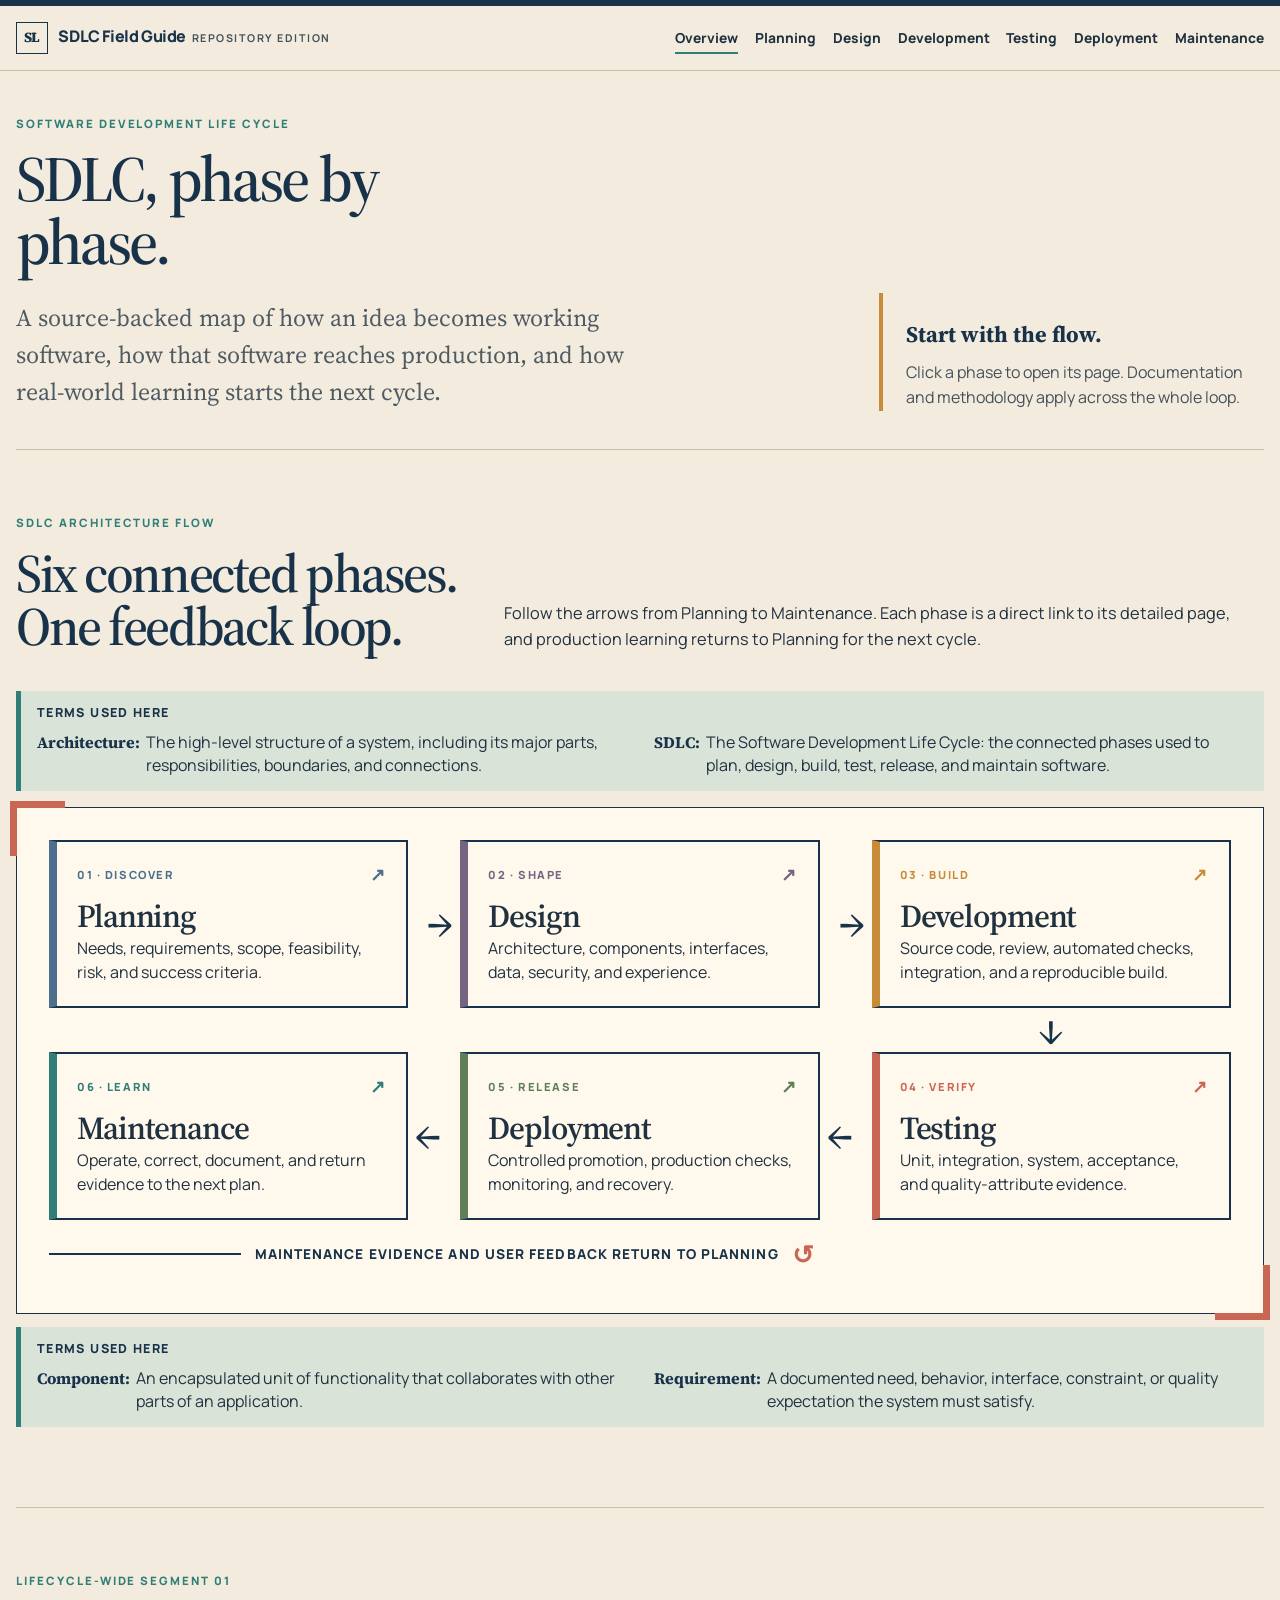
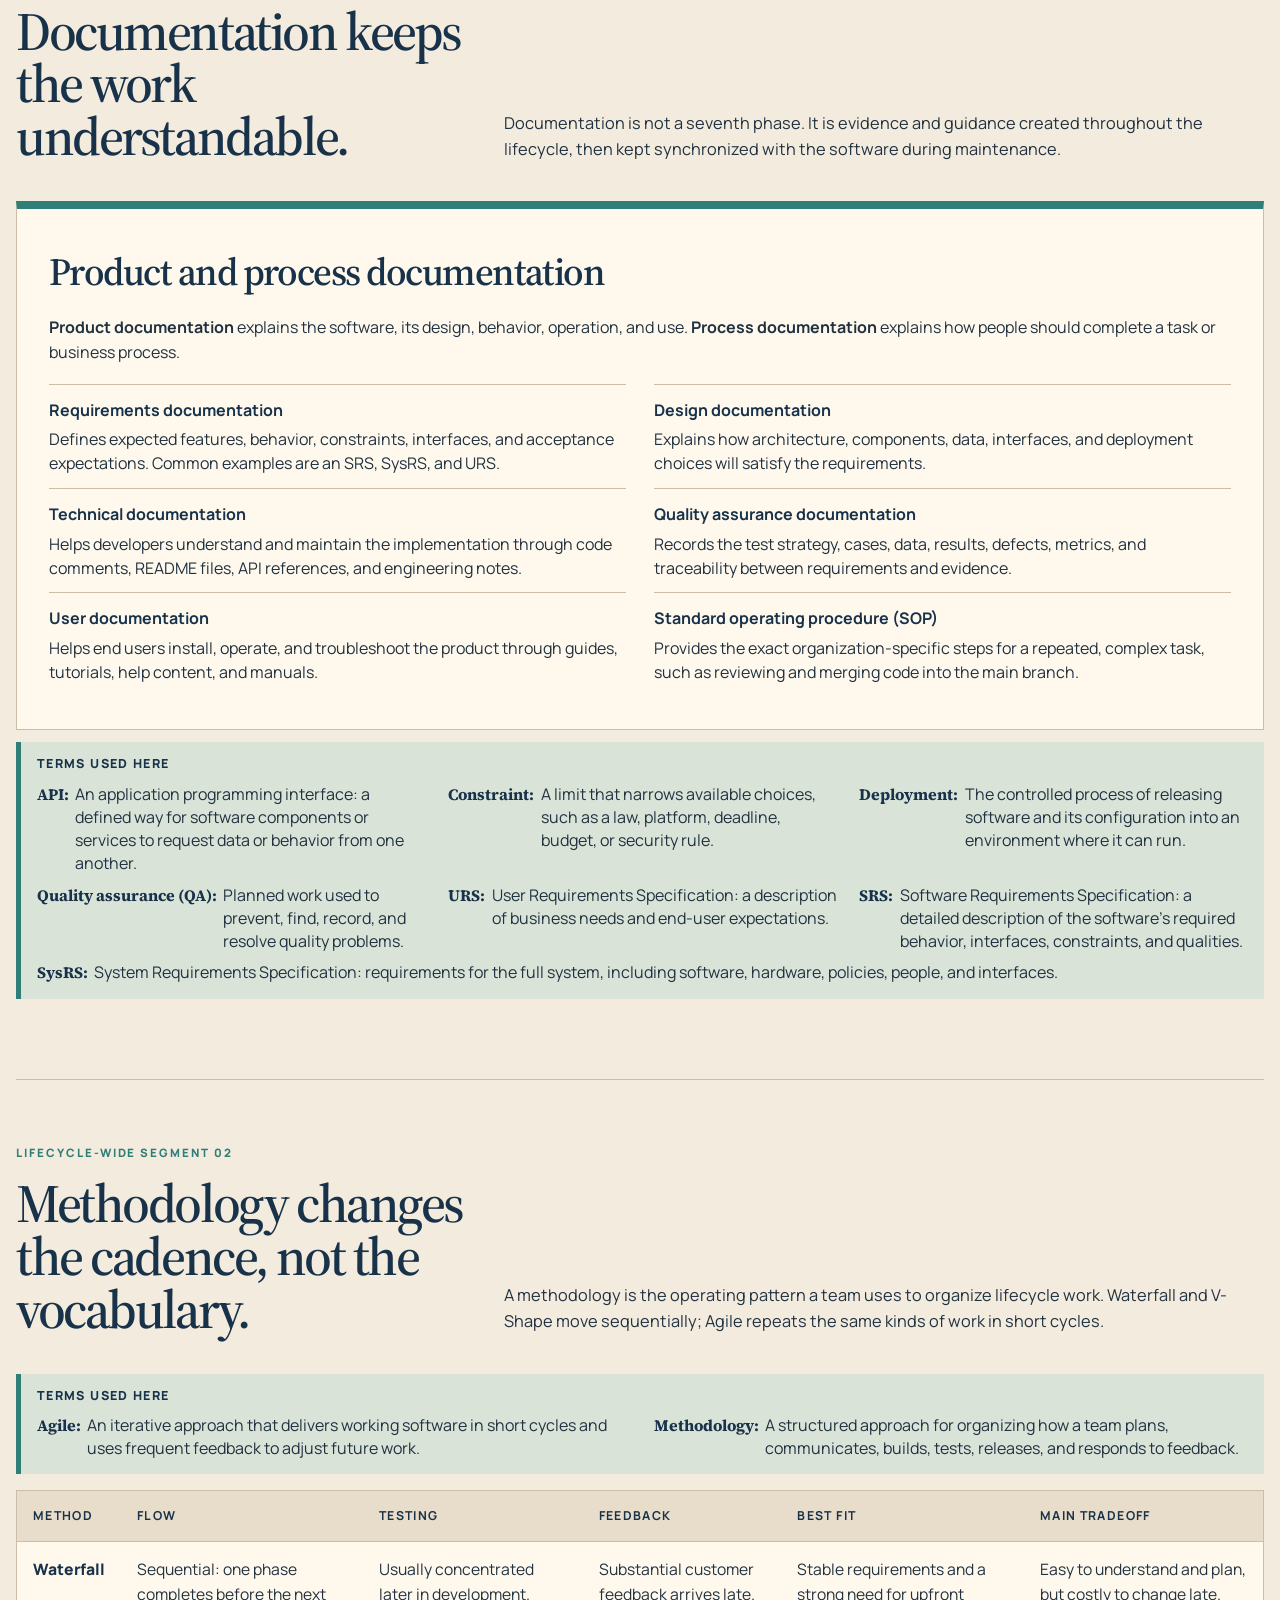
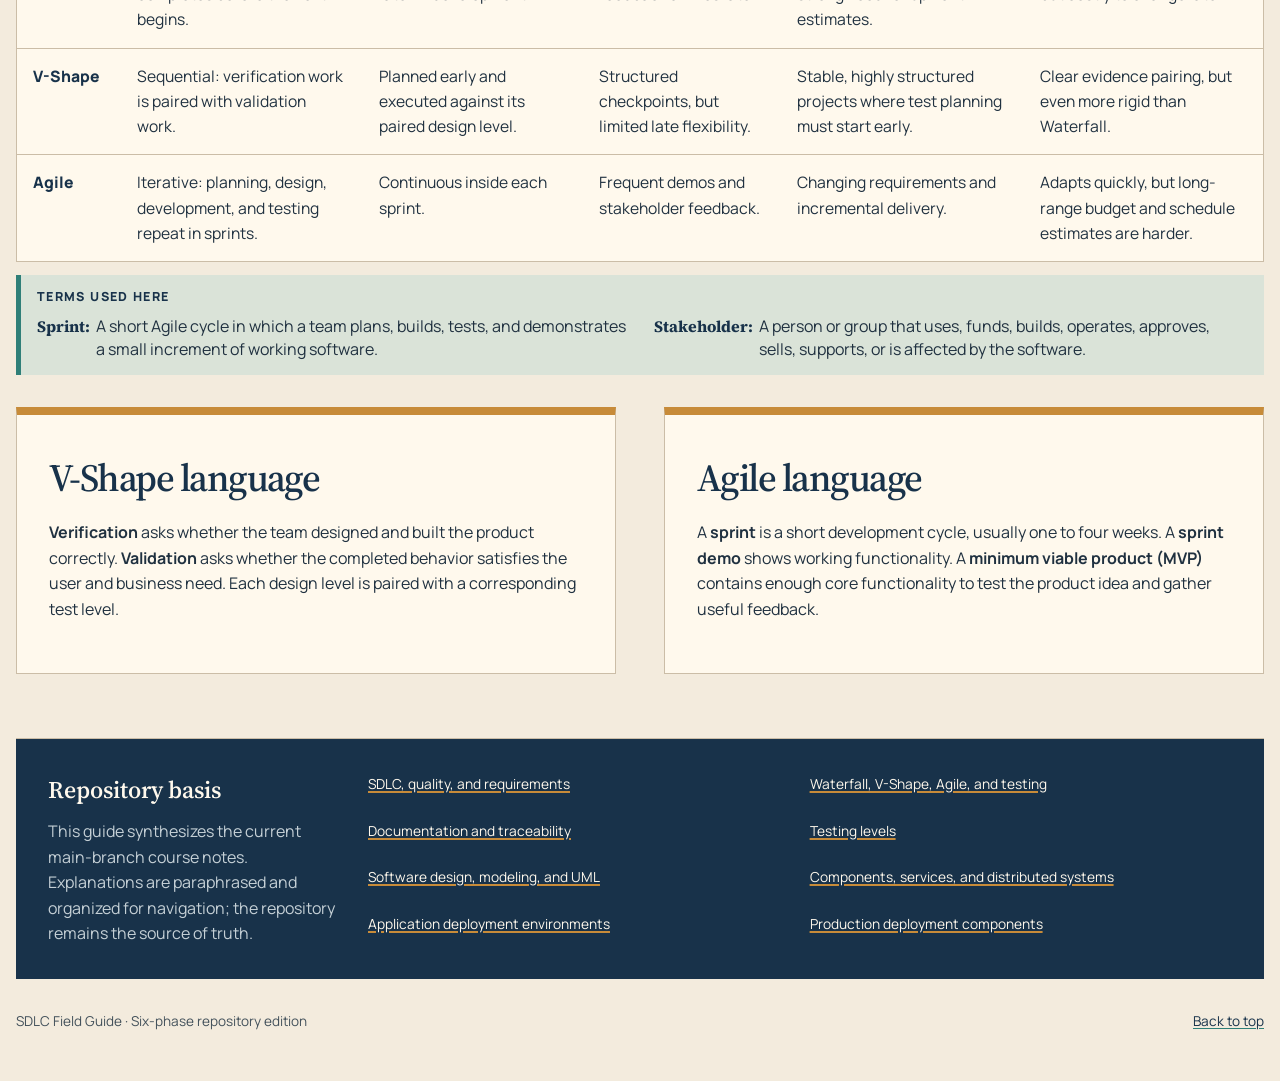
<file: index.html>
<!doctype html>
<html lang="en">
<head>
  <meta charset="utf-8">
  <meta name="viewport" content="width=device-width, initial-scale=1">
  <meta name="description" content="An editorial, source-backed guide to the six phases of the software development life cycle.">
  <title>SDLC Field Guide</title>
  <link rel="preconnect" href="https://fonts.googleapis.com">
  <link rel="preconnect" href="https://fonts.gstatic.com" crossorigin>
  <link href="https://fonts.googleapis.com/css2?family=Manrope:wght@400;600;700;800&family=Source+Serif+4:opsz,wght@8..60,500;8..60,600;8..60,700&display=swap" rel="stylesheet">
  <link rel="stylesheet" href="assets/styles.css">
</head>
<body>
  <a class="skip-link" href="#main-content">Skip to content</a>
  <header class="site-header">
    <div class="nav-shell">
      <a class="brand" href="index.html" data-nav-home><span class="brand-mark" aria-hidden="true">SL</span><span>SDLC Field Guide <small>Repository edition</small></span></a>
      <button class="nav-toggle" type="button" aria-expanded="false" aria-controls="site-navigation" data-nav-toggle>Menu</button>
      <nav class="site-nav" id="site-navigation" aria-label="Primary navigation" data-site-nav>
        <a href="index.html" data-nav-home>Overview</a>
        <a href="phases/planning.html" data-phase-link="planning">Planning</a>
        <a href="phases/design.html" data-phase-link="design">Design</a>
        <a href="phases/development.html" data-phase-link="development">Development</a>
        <a href="phases/testing.html" data-phase-link="testing">Testing</a>
        <a href="phases/deployment.html" data-phase-link="deployment">Deployment</a>
        <a href="phases/maintenance.html" data-phase-link="maintenance">Maintenance</a>
      </nav>
    </div>
  </header>

  <main id="main-content" class="page-shell">
    <section class="hero" aria-labelledby="page-title">
      <div>
        <p class="kicker">Software Development Life Cycle</p>
        <h1 id="page-title" data-pretext contenteditable="true" spellcheck="true" aria-label="Editable page title">SDLC, phase by phase.</h1>
        <p class="hero-lede" data-pretext contenteditable="true" spellcheck="true" aria-label="Editable introduction">A source-backed map of how an idea becomes working software, how that software reaches production, and how real-world learning starts the next cycle.</p>
      </div>
      <aside class="hero-aside" aria-label="How to use this guide">
        <strong>Start with the flow.</strong>
        <p>Click a phase to open its page. Documentation and methodology apply across the whole loop.</p>
      </aside>
    </section>

    <section class="section" id="lifecycle" aria-labelledby="lifecycle-title">
      <div class="section-head">
        <div><p class="section-label">SDLC architecture flow</p><h2 class="section-title" id="lifecycle-title">Six connected phases. One feedback loop.</h2></div>
        <p class="section-intro" data-pretext contenteditable="true" spellcheck="true">Follow the arrows from Planning to Maintenance. Each phase is a direct link to its detailed page, and production learning returns to Planning for the next cycle.</p>
      </div>
      <div class="lifecycle-frame">
        <ol class="lifecycle-grid" aria-label="Clickable SDLC architecture flow from Planning through Maintenance">
          <li class="phase-card"><a href="phases/planning.html" aria-label="Open the Planning phase"><span class="phase-number">01 · Discover</span><h3>Planning</h3><p>Needs, requirements, scope, feasibility, risk, and success criteria.</p></a></li>
          <li class="phase-card"><a href="phases/design.html" aria-label="Open the Design phase"><span class="phase-number">02 · Shape</span><h3>Design</h3><p>Architecture, components, interfaces, data, security, and experience.</p></a></li>
          <li class="phase-card"><a href="phases/development.html" aria-label="Open the Development phase"><span class="phase-number">03 · Build</span><h3>Development</h3><p>Source code, review, automated checks, integration, and a reproducible build.</p></a></li>
          <li class="phase-card"><a href="phases/testing.html" aria-label="Open the Testing phase"><span class="phase-number">04 · Verify</span><h3>Testing</h3><p>Unit, integration, system, acceptance, and quality-attribute evidence.</p></a></li>
          <li class="phase-card"><a href="phases/deployment.html" aria-label="Open the Deployment phase"><span class="phase-number">05 · Release</span><h3>Deployment</h3><p>Controlled promotion, production checks, monitoring, and recovery.</p></a></li>
          <li class="phase-card"><a href="phases/maintenance.html" aria-label="Open the Maintenance phase"><span class="phase-number">06 · Learn</span><h3>Maintenance</h3><p>Operate, correct, document, and return evidence to the next plan.</p></a></li>
        </ol>
        <p class="loop-return">Maintenance evidence and user feedback return to Planning</p>
      </div>
    </section>

    <section class="section" id="documentation" aria-labelledby="documentation-title">
      <div class="section-head">
        <div><p class="section-label">Lifecycle-wide segment 01</p><h2 class="section-title" id="documentation-title">Documentation keeps the work understandable.</h2></div>
        <p class="section-intro" data-pretext contenteditable="true" spellcheck="true">Documentation is not a seventh phase. It is evidence and guidance created throughout the lifecycle, then kept synchronized with the software during maintenance.</p>
      </div>
      <article class="editorial-panel docs">
        <h3>Product and process documentation</h3>
        <p><strong>Product documentation</strong> explains the software, its design, behavior, operation, and use. <strong>Process documentation</strong> explains how people should complete a task or business process.</p>
        <ul class="plain-list">
          <li><strong>Requirements documentation</strong><span>Defines expected features, behavior, constraints, interfaces, and acceptance expectations. Common examples are an SRS, SysRS, and URS.</span></li>
          <li><strong>Design documentation</strong><span>Explains how architecture, components, data, interfaces, and deployment choices will satisfy the requirements.</span></li>
          <li><strong>Technical documentation</strong><span>Helps developers understand and maintain the implementation through code comments, README files, API references, and engineering notes.</span></li>
          <li><strong>Quality assurance documentation</strong><span>Records the test strategy, cases, data, results, defects, metrics, and traceability between requirements and evidence.</span></li>
          <li><strong>User documentation</strong><span>Helps end users install, operate, and troubleshoot the product through guides, tutorials, help content, and manuals.</span></li>
          <li><strong>Standard operating procedure (SOP)</strong><span>Provides the exact organization-specific steps for a repeated, complex task, such as reviewing and merging code into the main branch.</span></li>
        </ul>
      </article>
    </section>

    <section class="section" id="methodology" aria-labelledby="methodology-title">
      <div class="section-head">
        <div><p class="section-label">Lifecycle-wide segment 02</p><h2 class="section-title" id="methodology-title">Methodology changes the cadence, not the vocabulary.</h2></div>
        <p class="section-intro" data-pretext contenteditable="true" spellcheck="true">A methodology is the operating pattern a team uses to organize lifecycle work. Waterfall and V-Shape move sequentially; Agile repeats the same kinds of work in short cycles.</p>
      </div>
      <div class="table-wrap" tabindex="0" role="region" aria-label="Methodology comparison table">
        <table class="methodology-table">
          <thead><tr><th scope="col">Method</th><th scope="col">Flow</th><th scope="col">Testing</th><th scope="col">Feedback</th><th scope="col">Best fit</th><th scope="col">Main tradeoff</th></tr></thead>
          <tbody>
            <tr><td>Waterfall</td><td>Sequential: one phase completes before the next begins.</td><td>Usually concentrated later in development.</td><td>Substantial customer feedback arrives late.</td><td>Stable requirements and a strong need for upfront estimates.</td><td>Easy to understand and plan, but costly to change late.</td></tr>
            <tr><td>V-Shape</td><td>Sequential: verification work is paired with validation work.</td><td>Planned early and executed against its paired design level.</td><td>Structured checkpoints, but limited late flexibility.</td><td>Stable, highly structured projects where test planning must start early.</td><td>Clear evidence pairing, but even more rigid than Waterfall.</td></tr>
            <tr><td>Agile</td><td>Iterative: planning, design, development, and testing repeat in sprints.</td><td>Continuous inside each sprint.</td><td>Frequent demos and stakeholder feedback.</td><td>Changing requirements and incremental delivery.</td><td>Adapts quickly, but long-range budget and schedule estimates are harder.</td></tr>
          </tbody>
        </table>
      </div>
      <div class="outside-grid" style="margin-top: 2rem;">
        <article class="editorial-panel methods"><h3>V-Shape language</h3><p><strong>Verification</strong> asks whether the team designed and built the product correctly. <strong>Validation</strong> asks whether the completed behavior satisfies the user and business need. Each design level is paired with a corresponding test level.</p></article>
        <article class="editorial-panel methods"><h3>Agile language</h3><p>A <strong>sprint</strong> is a short development cycle, usually one to four weeks. A <strong>sprint demo</strong> shows working functionality. A <strong>minimum viable product (MVP)</strong> contains enough core functionality to test the product idea and gather useful feedback.</p></article>
      </div>
    </section>

    <section class="section" id="glossary" aria-labelledby="glossary-title">
      <div class="section-head">
        <div><p class="section-label">Plain-language reference</p><h2 class="section-title" id="glossary-title">Terminology index</h2></div>
        <p class="section-intro">Specialized terms used across the guide are defined here. Each phase page also repeats the terms needed to understand that phase without returning to this page.</p>
      </div>
      <div class="glossary-tools">
        <label><span class="eyebrow">Find a term</span><input class="term-search" type="search" placeholder="Try “traceability” or “API”" data-term-search></label>
        <span class="eyebrow" data-term-count>36 terms</span>
      </div>
      <dl class="glossary-grid">
        <div class="term" data-term><dt>Acceptance criteria</dt><dd>Observable conditions that must be true for a requirement or feature to be accepted.</dd></div>
        <div class="term" data-term><dt>Agile</dt><dd>An iterative approach that delivers working software in short cycles and uses frequent feedback to adjust future work.</dd></div>
        <div class="term" data-term><dt>API</dt><dd>An application programming interface: a defined way for software components or services to request data or behavior from one another.</dd></div>
        <div class="term" data-term><dt>Application environment</dt><dd>The hardware, operating system, network, libraries, configuration, and other resources needed to run an application.</dd></div>
        <div class="term" data-term><dt>Architecture</dt><dd>The high-level structure of a system, including its major parts, responsibilities, boundaries, and connections.</dd></div>
        <div class="term" data-term><dt>Artifact</dt><dd>A work product created during development, such as a requirement, diagram, source file, test result, build, or runbook.</dd></div>
        <div class="term" data-term><dt>Assumption</dt><dd>A condition expected to be true for planning purposes but not yet proven.</dd></div>
        <div class="term" data-term><dt>Backlog</dt><dd>An ordered list of work, defects, improvements, and requirements that a team may address.</dd></div>
        <div class="term" data-term><dt>Component</dt><dd>An encapsulated unit of functionality that collaborates with other parts of an application.</dd></div>
        <div class="term" data-term><dt>Constraint</dt><dd>A limit that narrows available choices, such as a law, platform, deadline, budget, or security rule.</dd></div>
        <div class="term" data-term><dt>Dependency</dt><dd>Another system, library, service, team, or condition that the software relies on.</dd></div>
        <div class="term" data-term><dt>Deployment</dt><dd>The controlled process of releasing software and its configuration into an environment where it can run.</dd></div>
        <div class="term" data-term><dt>Distributed system</dt><dd>A system whose services run on different networked machines while appearing to users as one coherent product.</dd></div>
        <div class="term" data-term><dt>Exit signal</dt><dd>The evidence that a phase has done enough work for the next phase to proceed responsibly; often called an exit gate.</dd></div>
        <div class="term" data-term><dt>Functional requirement</dt><dd>A statement of what the software must do, such as calculate a result or allow a user to complete a task.</dd></div>
        <div class="term" data-term><dt>Iteration</dt><dd>One pass through a repeated cycle of planning, building, checking, and learning.</dd></div>
        <div class="term" data-term><dt>Maintainability</dt><dd>How easily software can be understood, corrected, adapted, and improved.</dd></div>
        <div class="term" data-term><dt>Methodology</dt><dd>A structured approach for organizing how a team plans, communicates, builds, tests, releases, and responds to feedback.</dd></div>
        <div class="term" data-term><dt>Module</dt><dd>A distinct part of a software system that groups related responsibilities.</dd></div>
        <div class="term" data-term><dt>Nonfunctional requirement</dt><dd>A quality or operating expectation, such as security, performance, reliability, accessibility, or scalability.</dd></div>
        <div class="term" data-term><dt>Prototype</dt><dd>A preliminary model used to test an idea, clarify an uncertain requirement, or collect early feedback.</dd></div>
        <div class="term" data-term><dt>Quality assurance (QA)</dt><dd>Planned work used to prevent, find, record, and resolve quality problems.</dd></div>
        <div class="term" data-term><dt>Regression testing</dt><dd>Rechecking existing behavior after a change to find accidental breakage.</dd></div>
        <div class="term" data-term><dt>Requirement</dt><dd>A documented need, behavior, interface, constraint, or quality expectation the system must satisfy.</dd></div>
        <div class="term" data-term><dt>SDLC</dt><dd>The Software Development Life Cycle: the connected phases used to plan, design, build, test, release, and maintain software.</dd></div>
        <div class="term" data-term><dt>Service</dt><dd>An independently deployable unit that provides a business capability to clients or other systems.</dd></div>
        <div class="term" data-term><dt>Software stack</dt><dd>The combined languages, frameworks, libraries, runtime, data tools, and infrastructure used to build and run software.</dd></div>
        <div class="term" data-term><dt>Sprint</dt><dd>A short Agile cycle in which a team plans, builds, tests, and demonstrates a small increment of working software.</dd></div>
        <div class="term" data-term><dt>Stakeholder</dt><dd>A person or group that uses, funds, builds, operates, approves, sells, supports, or is affected by the software.</dd></div>
        <div class="term" data-term><dt>System Under Test (SUT)</dt><dd>The application, service, feature, module, or complete system currently being tested.</dd></div>
        <div class="term" data-term><dt>Traceability matrix</dt><dd>A table that connects requirements to the design, implementation, and test evidence that satisfy or verify them.</dd></div>
        <div class="term" data-term><dt>UAT</dt><dd>User acceptance testing: formal testing by users or stakeholders to decide whether the software meets their needs.</dd></div>
        <div class="term" data-term><dt>UML</dt><dd>Unified Modeling Language: a standard visual notation for representing software structure and behavior.</dd></div>
        <div class="term" data-term><dt>URS</dt><dd>User Requirements Specification: a description of business needs and end-user expectations.</dd></div>
        <div class="term" data-term><dt>SRS</dt><dd>Software Requirements Specification: a detailed description of the software’s required behavior, interfaces, constraints, and qualities.</dd></div>
        <div class="term" data-term><dt>SysRS</dt><dd>System Requirements Specification: requirements for the full system, including software, hardware, policies, people, and interfaces.</dd></div>
      </dl>
    </section>

    <section class="source-strip" aria-labelledby="sources-title">
      <div><h2 id="sources-title">Repository basis</h2><p>This guide synthesizes the current main-branch course notes. Explanations are paraphrased and organized for navigation; the repository remains the source of truth.</p></div>
      <ul class="source-links">
        <li><a href="https://github.com/zhiyuan-95/Full-stack-Software-Developer/blob/main/Introduction%20to%20Software%20Engineering/The%20SDE%20lifecycle/Overview%20of%20Software%20Engineer.md">SDLC, quality, and requirements</a></li>
        <li><a href="https://github.com/zhiyuan-95/Full-stack-Software-Developer/blob/main/Introduction%20to%20Software%20Engineering/The%20SDE%20lifecycle/Methodologies.md">Waterfall, V-Shape, Agile, and testing</a></li>
        <li><a href="https://github.com/zhiyuan-95/Full-stack-Software-Developer/blob/main/Introduction%20to%20Software%20Engineering/The%20SDE%20lifecycle/Documentation.md">Documentation and traceability</a></li>
        <li><a href="https://github.com/zhiyuan-95/Full-stack-Software-Developer/blob/main/Introduction%20to%20Software%20Engineering/The%20SDE%20lifecycle/Testing.md">Testing levels</a></li>
        <li><a href="https://github.com/zhiyuan-95/Full-stack-Software-Developer/blob/main/Introduction%20to%20Software%20Engineering/Software%20Architecture,%20Design.%20and%20Patterns/Software%20Design%20and%20Modeling.md">Software design, modeling, and UML</a></li>
        <li><a href="https://github.com/zhiyuan-95/Full-stack-Software-Developer/blob/main/Introduction%20to%20Software%20Engineering/Software%20Architecture,%20Design.%20and%20Patterns/Approaches%20to%20Application%20Architecture.md">Components, services, and distributed systems</a></li>
        <li><a href="https://github.com/zhiyuan-95/Full-stack-Software-Developer/blob/main/Introduction%20to%20Software%20Engineering/Software%20Architecture,%20Design.%20and%20Patterns/Application%20Deployment%20Environments.md">Application deployment environments</a></li>
        <li><a href="https://github.com/zhiyuan-95/Full-stack-Software-Developer/blob/main/Introduction%20to%20Software%20Engineering/Software%20Architecture,%20Design.%20and%20Patterns/Production%20Deployment%20Components.md">Production deployment components</a></li>
      </ul>
    </section>
  </main>

  <footer class="site-footer"><div class="footer-inner"><span>SDLC Field Guide · Six-phase repository edition</span><a href="#main-content">Back to top</a></div></footer>
  <script type="module" src="assets/site.js?v=2"></script>
</body>
</html>
</file>
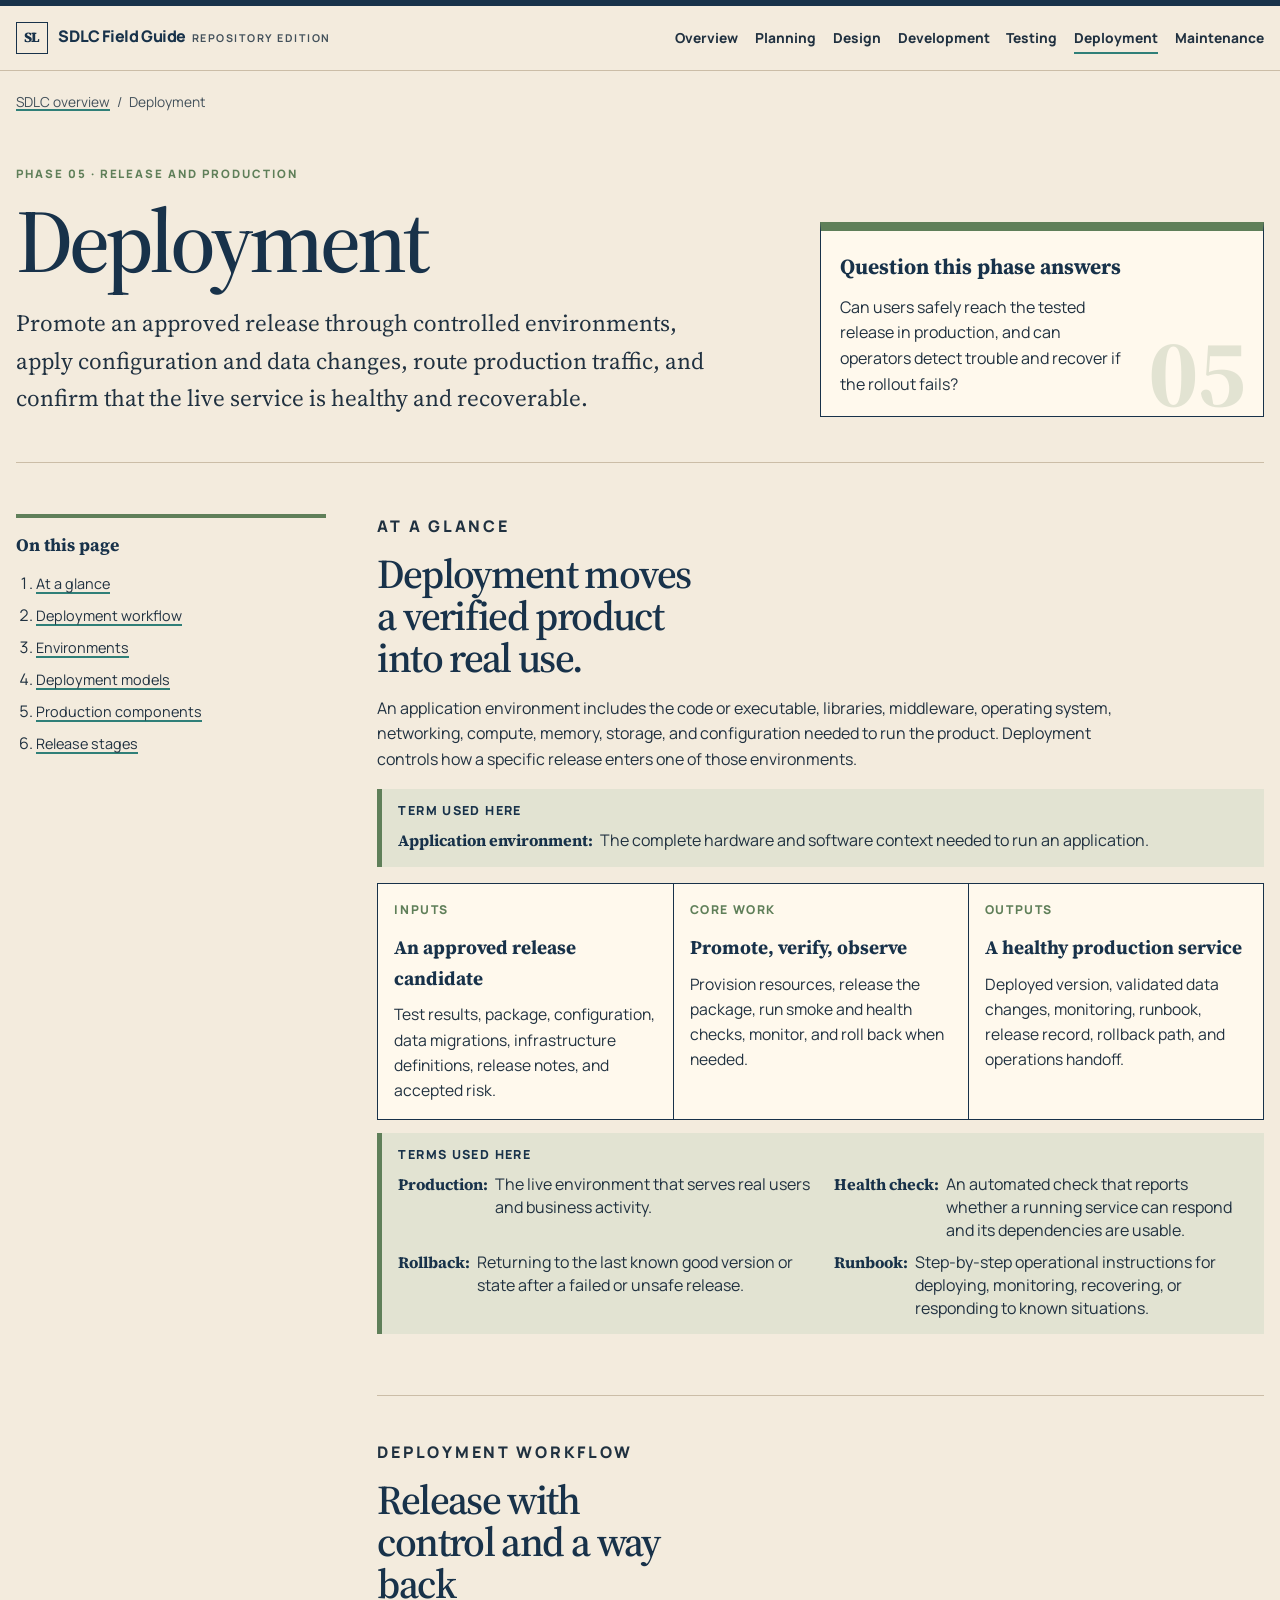
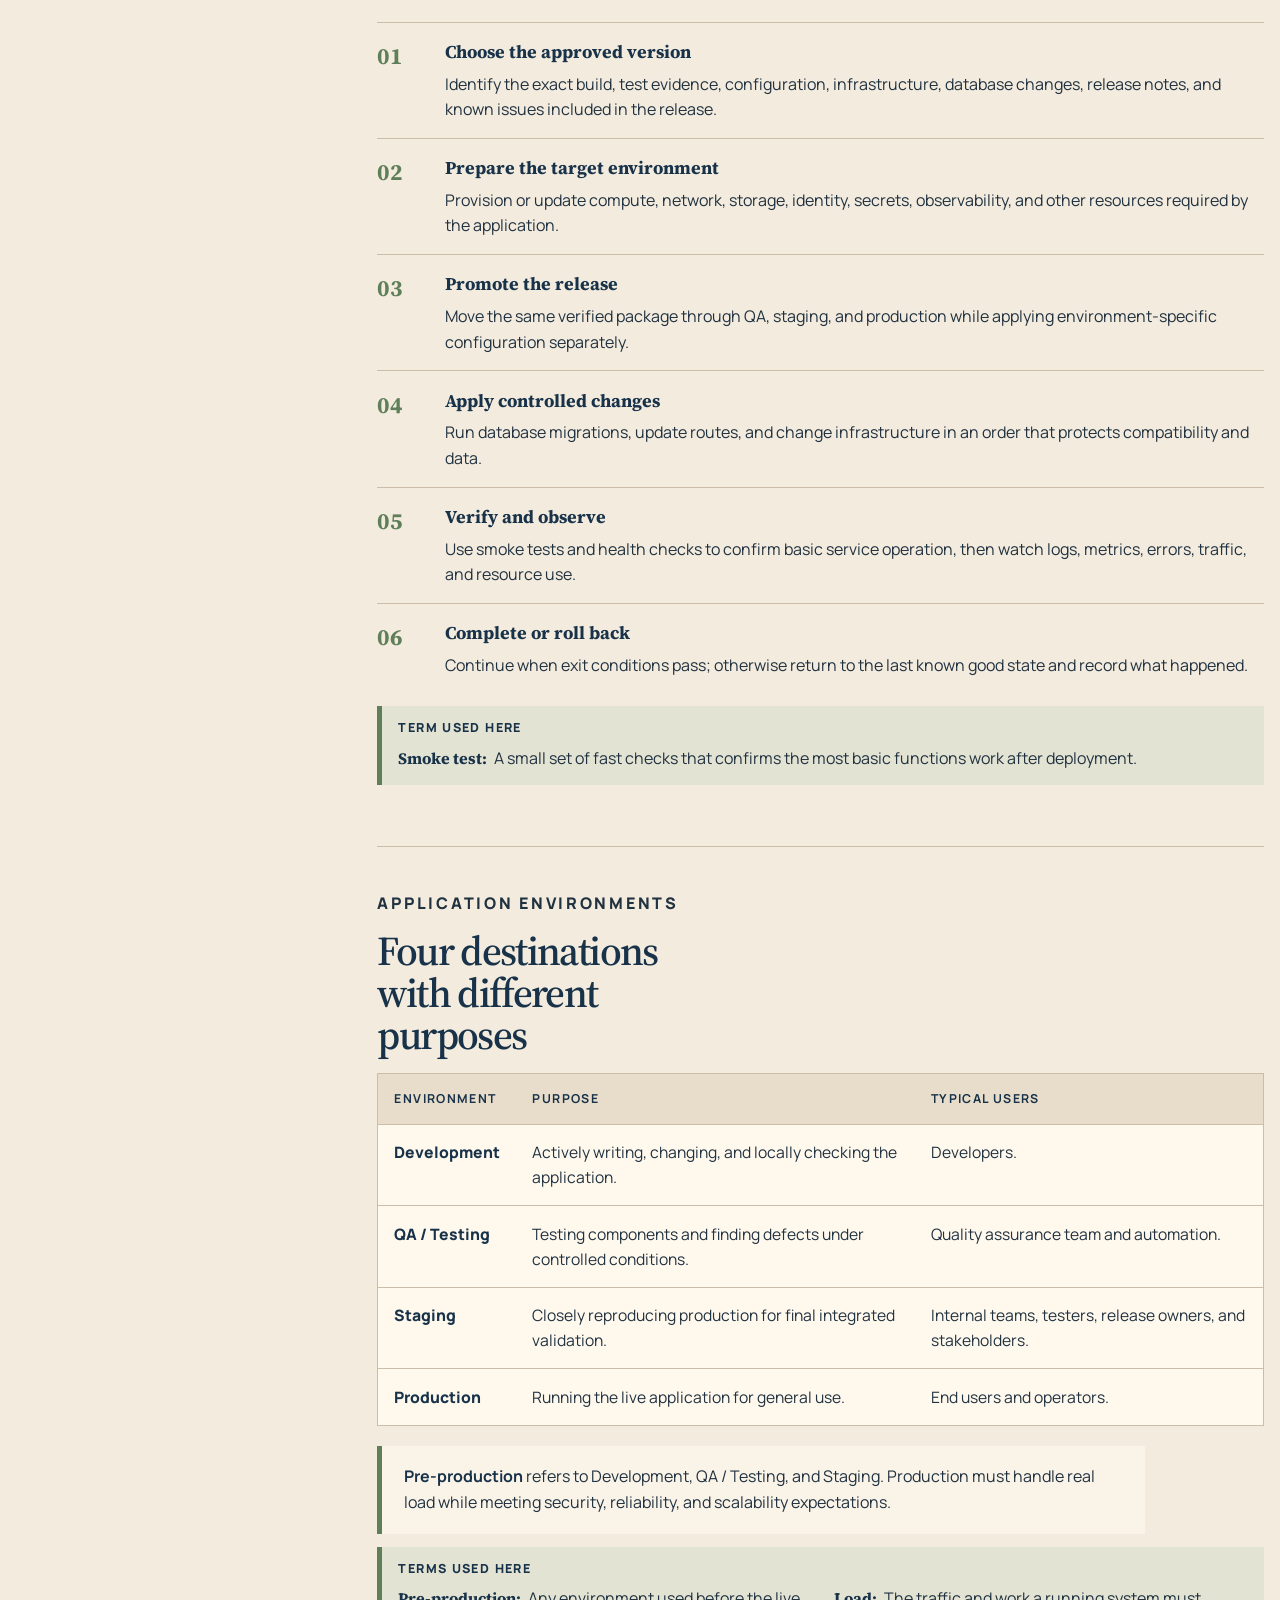
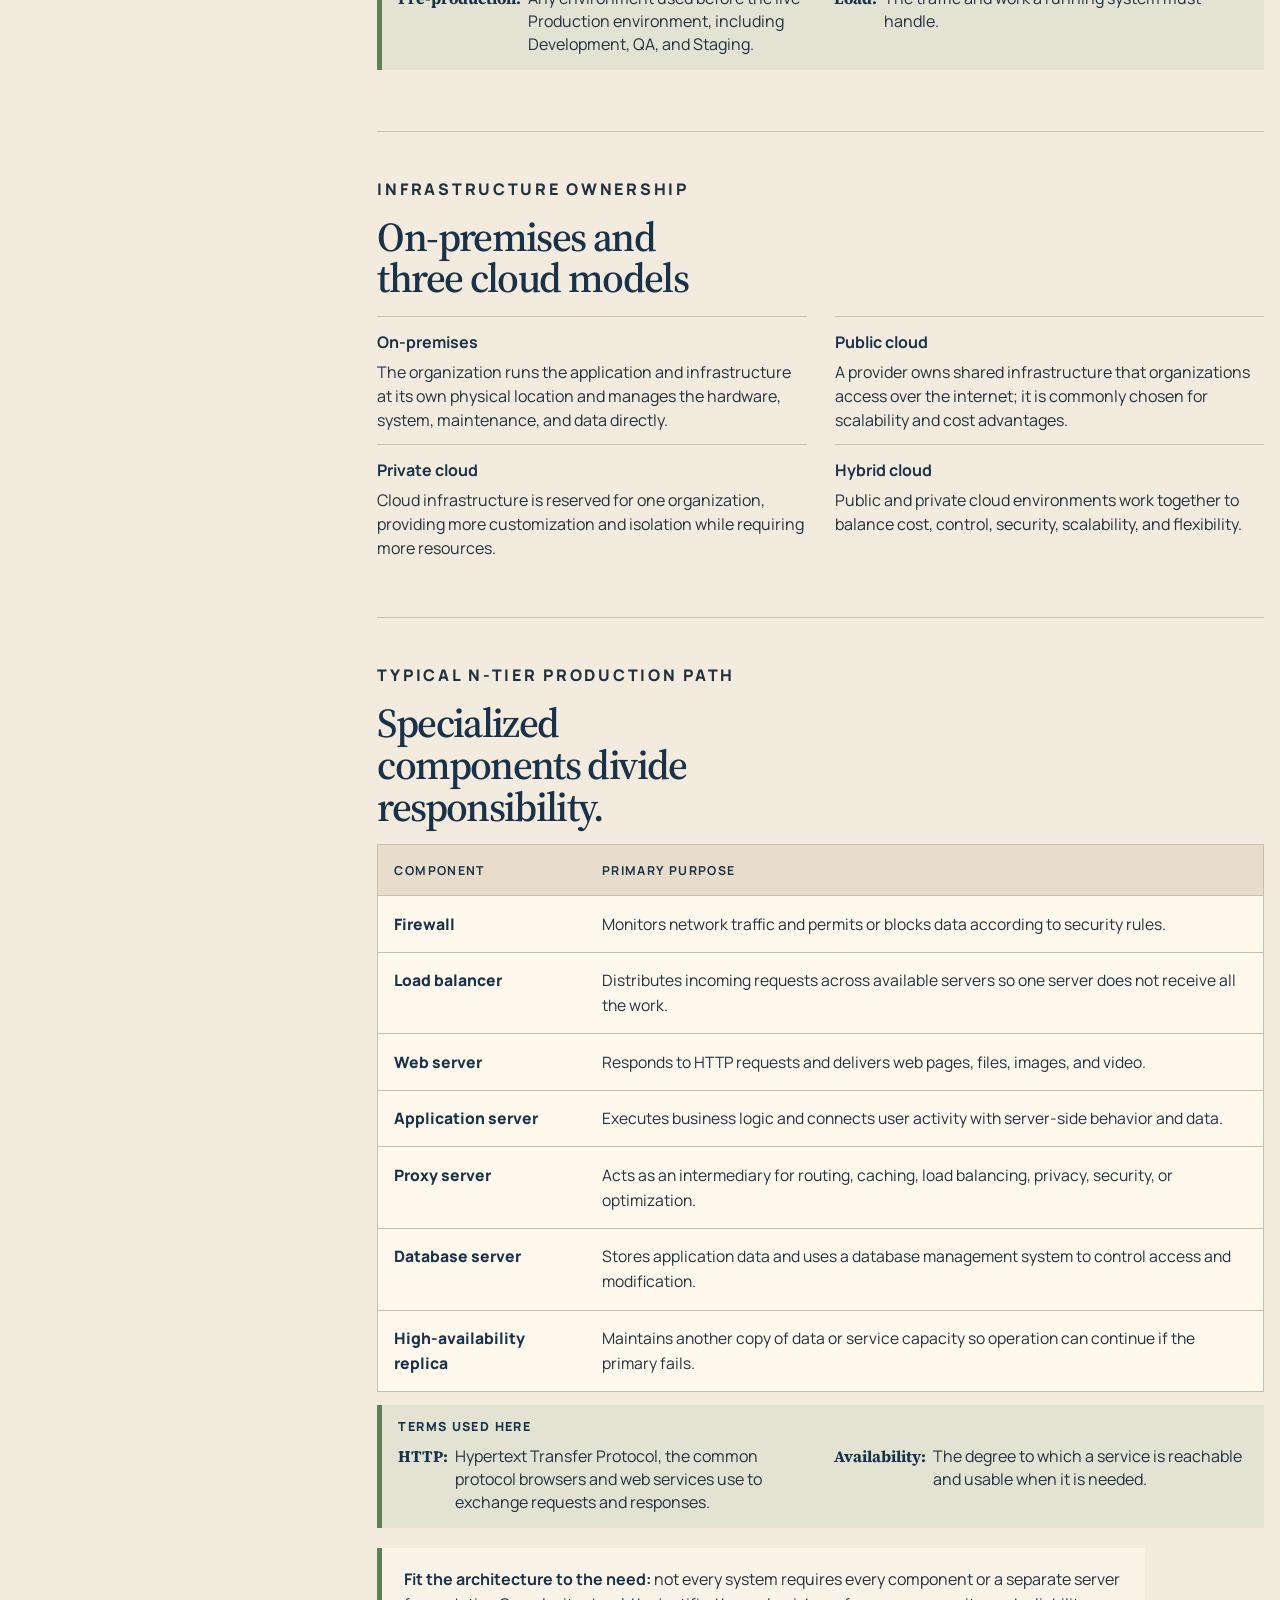
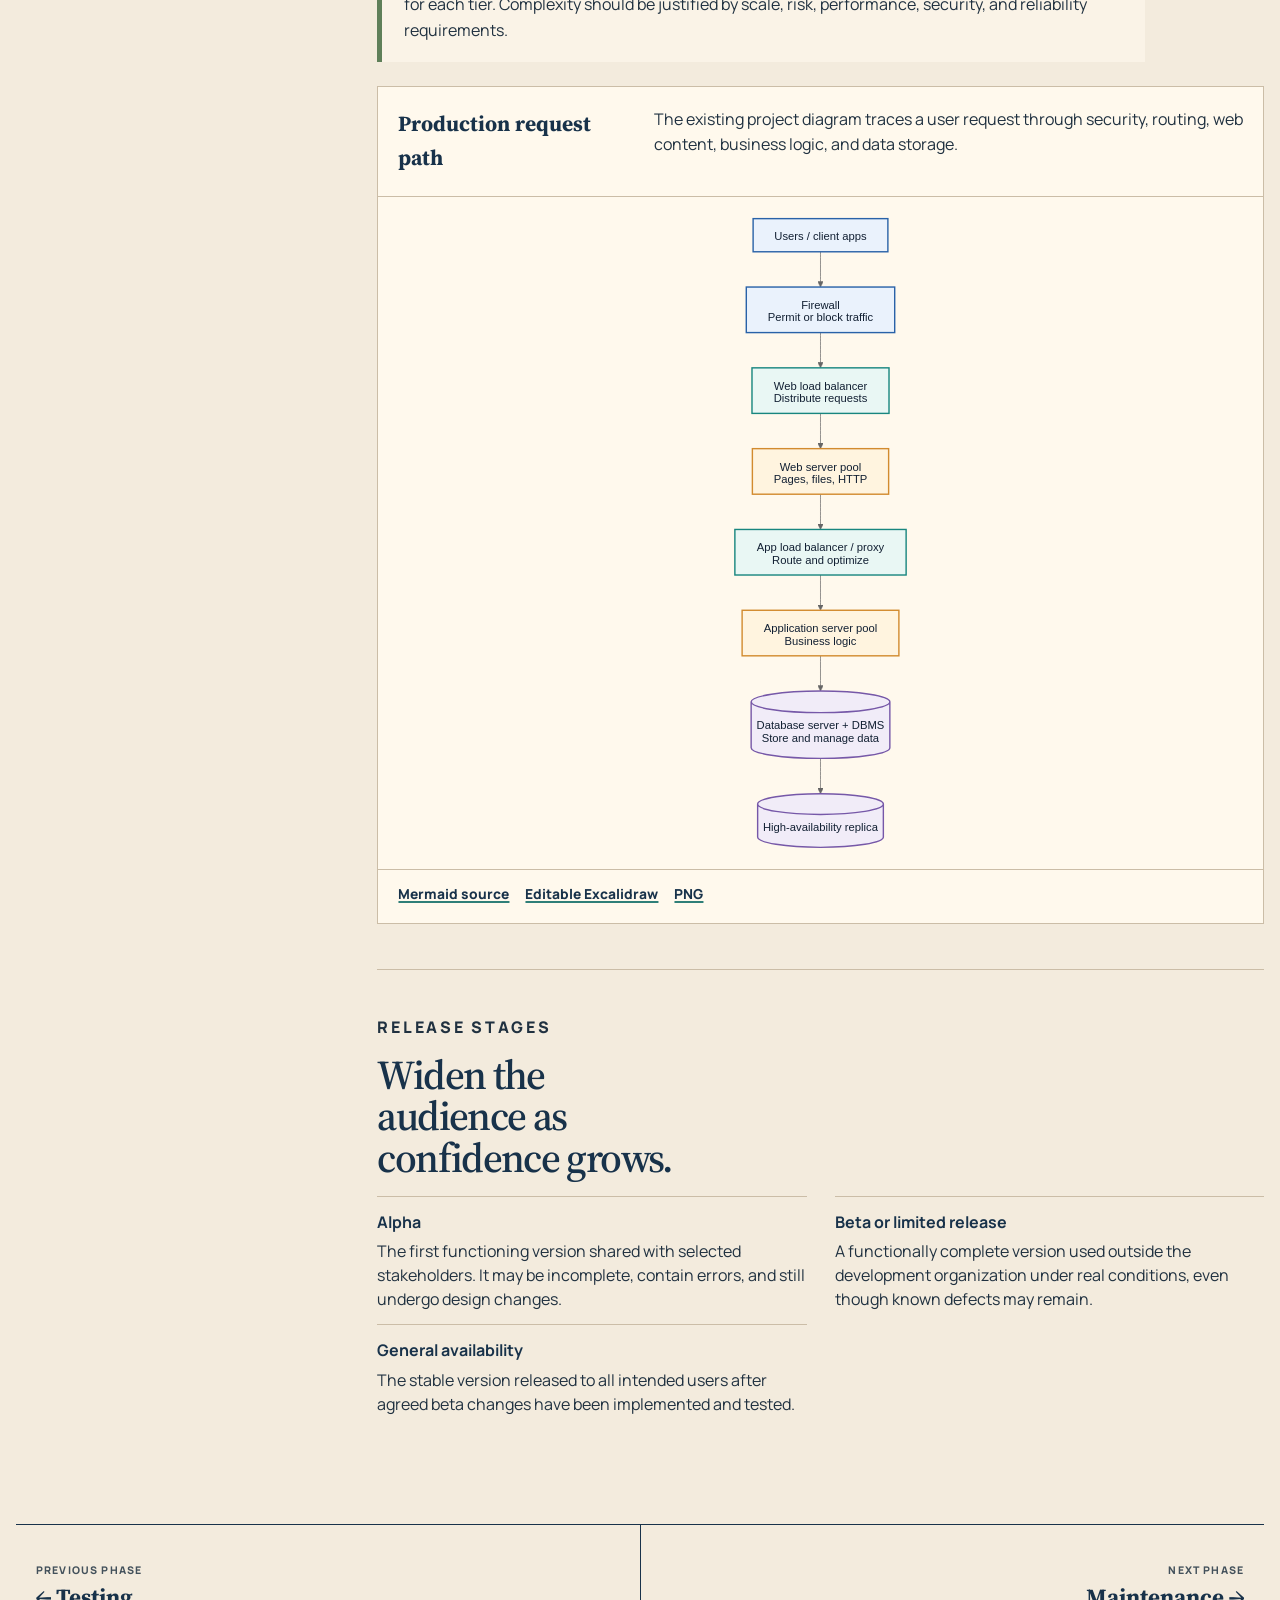
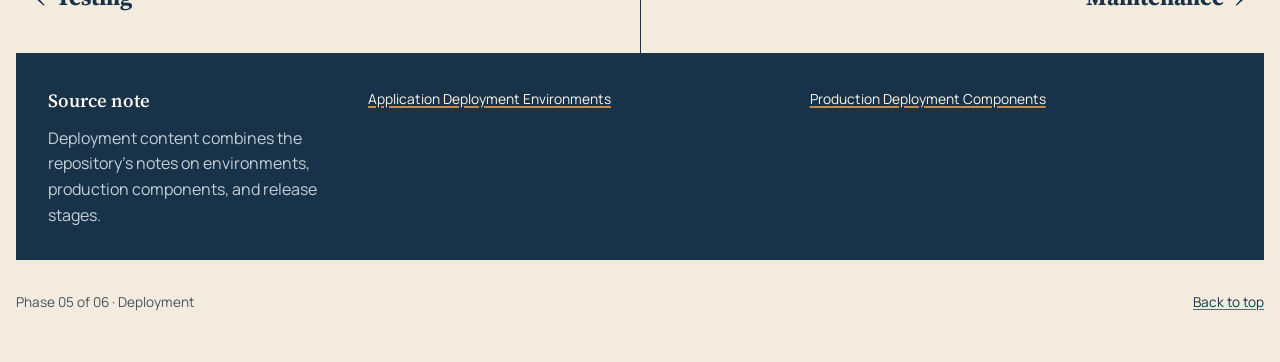
<file: phases/deployment.html>
<!doctype html>
<html lang="en">
<head>
  <meta charset="utf-8"><meta name="viewport" content="width=device-width, initial-scale=1"><meta name="description" content="Deployment phase of the SDLC: environments, cloud models, production components, and release stages."><title>Deployment · SDLC Field Guide</title>
  <link rel="preconnect" href="https://fonts.googleapis.com"><link rel="preconnect" href="https://fonts.gstatic.com" crossorigin><link href="https://fonts.googleapis.com/css2?family=Manrope:wght@400;600;700;800&family=Source+Serif+4:opsz,wght@8..60,500;8..60,600;8..60,700&display=swap" rel="stylesheet"><link rel="stylesheet" href="../assets/styles.css">
</head>
<body class="phase-page" data-phase="deployment">
  <a class="skip-link" href="#main-content">Skip to content</a>
  <header class="site-header"><div class="nav-shell"><a class="brand" href="../index.html"><span class="brand-mark" aria-hidden="true">SL</span><span>SDLC Field Guide <small>Repository edition</small></span></a><button class="nav-toggle" type="button" aria-expanded="false" aria-controls="site-navigation" data-nav-toggle>Menu</button><nav class="site-nav" id="site-navigation" aria-label="Primary navigation" data-site-nav><a href="../index.html" data-nav-home>Overview</a><a href="planning.html" data-phase-link="planning">Planning</a><a href="design.html" data-phase-link="design">Design</a><a href="development.html" data-phase-link="development">Development</a><a href="testing.html" data-phase-link="testing">Testing</a><a href="deployment.html" data-phase-link="deployment">Deployment</a><a href="maintenance.html" data-phase-link="maintenance">Maintenance</a></nav></div></header>
  <main id="main-content" class="page-shell">
    <nav class="breadcrumb" aria-label="Breadcrumb"><a href="../index.html">SDLC overview</a><span aria-hidden="true">/</span><span>Deployment</span></nav>
    <section class="phase-hero" aria-labelledby="phase-title"><div><p class="folio">Phase 05 · Release and production</p><h1 id="phase-title" data-pretext contenteditable="true" spellcheck="true">Deployment</h1><p class="phase-summary" data-pretext contenteditable="true" spellcheck="true">Promote an approved release through controlled environments, apply configuration and data changes, route production traffic, and confirm that the live service is healthy and recoverable.</p></div><aside class="phase-stamp" data-number="05"><strong>Question this phase answers</strong><p>Can users safely reach the tested release in production, and can operators detect trouble and recover if the rollout fails?</p></aside></section>
    <div class="phase-body">
      <aside class="phase-toc"><h2>On this page</h2><ol><li><a href="#glance">At a glance</a></li><li><a href="#workflow">Deployment workflow</a></li><li><a href="#environments">Environments</a></li><li><a href="#models">Deployment models</a></li><li><a href="#components">Production components</a></li><li><a href="#releases">Release stages</a></li><li><a href="#terms">Terminology</a></li></ol></aside>
      <div class="phase-content">
        <section class="content-section" id="glance"><p class="section-label">At a glance</p><h2>Deployment moves a verified product into real use.</h2><p data-pretext data-pretext-inset="70" contenteditable="true" spellcheck="true">An application environment includes the code or executable, libraries, middleware, operating system, networking, compute, memory, storage, and configuration needed to run the product. Deployment controls how a specific release enters one of those environments.</p><div class="at-a-glance"><article class="glance-item"><small>Inputs</small><strong>An approved release candidate</strong><p>Test results, package, configuration, data migrations, infrastructure definitions, release notes, and accepted risk.</p></article><article class="glance-item"><small>Core work</small><strong>Promote, verify, observe</strong><p>Provision resources, release the package, run smoke and health checks, monitor, and roll back when needed.</p></article><article class="glance-item"><small>Outputs</small><strong>A healthy production service</strong><p>Deployed version, validated data changes, monitoring, runbook, release record, rollback path, and operations handoff.</p></article></div></section>
        <section class="content-section" id="workflow"><p class="section-label">Deployment workflow</p><h2>Release with control and a way back</h2><ol class="step-list"><li><div><strong>Choose the approved version</strong><span>Identify the exact build, test evidence, configuration, infrastructure, database changes, release notes, and known issues included in the release.</span></div></li><li><div><strong>Prepare the target environment</strong><span>Provision or update compute, network, storage, identity, secrets, observability, and other resources required by the application.</span></div></li><li><div><strong>Promote the release</strong><span>Move the same verified package through QA, staging, and production while applying environment-specific configuration separately.</span></div></li><li><div><strong>Apply controlled changes</strong><span>Run database migrations, update routes, and change infrastructure in an order that protects compatibility and data.</span></div></li><li><div><strong>Verify and observe</strong><span>Use smoke tests and health checks to confirm basic service operation, then watch logs, metrics, errors, traffic, and resource use.</span></div></li><li><div><strong>Complete or roll back</strong><span>Continue when exit conditions pass; otherwise return to the last known good state and record what happened.</span></div></li></ol></section>
        <section class="content-section" id="environments"><p class="section-label">Application environments</p><h2>Four destinations with different purposes</h2><div class="table-wrap" tabindex="0" role="region" aria-label="Application environments"><table class="evidence-table"><thead><tr><th scope="col">Environment</th><th scope="col">Purpose</th><th scope="col">Typical users</th></tr></thead><tbody><tr><td>Development</td><td>Actively writing, changing, and locally checking the application.</td><td>Developers.</td></tr><tr><td>QA / Testing</td><td>Testing components and finding defects under controlled conditions.</td><td>Quality assurance team and automation.</td></tr><tr><td>Staging</td><td>Closely reproducing production for final integrated validation.</td><td>Internal teams, testers, release owners, and stakeholders.</td></tr><tr><td>Production</td><td>Running the live application for general use.</td><td>End users and operators.</td></tr></tbody></table></div><p class="callout"><strong>Pre-production</strong> refers to Development, QA / Testing, and Staging. Production must handle real load while meeting security, reliability, and scalability expectations.</p></section>
        <section class="content-section" id="models"><p class="section-label">Infrastructure ownership</p><h2>On-premises and three cloud models</h2><ul class="plain-list"><li><strong>On-premises</strong><span>The organization runs the application and infrastructure at its own physical location and manages the hardware, system, maintenance, and data directly.</span></li><li><strong>Public cloud</strong><span>A provider owns shared infrastructure that organizations access over the internet; it is commonly chosen for scalability and cost advantages.</span></li><li><strong>Private cloud</strong><span>Cloud infrastructure is reserved for one organization, providing more customization and isolation while requiring more resources.</span></li><li><strong>Hybrid cloud</strong><span>Public and private cloud environments work together to balance cost, control, security, scalability, and flexibility.</span></li></ul></section>
        <section class="content-section" id="components"><p class="section-label">Typical n-tier production path</p><h2>Specialized components divide responsibility.</h2><div class="table-wrap" tabindex="0" role="region" aria-label="Production components"><table class="evidence-table"><thead><tr><th scope="col">Component</th><th scope="col">Primary purpose</th></tr></thead><tbody><tr><td>Firewall</td><td>Monitors network traffic and permits or blocks data according to security rules.</td></tr><tr><td>Load balancer</td><td>Distributes incoming requests across available servers so one server does not receive all the work.</td></tr><tr><td>Web server</td><td>Responds to HTTP requests and delivers web pages, files, images, and video.</td></tr><tr><td>Application server</td><td>Executes business logic and connects user activity with server-side behavior and data.</td></tr><tr><td>Proxy server</td><td>Acts as an intermediary for routing, caching, load balancing, privacy, security, or optimization.</td></tr><tr><td>Database server</td><td>Stores application data and uses a database management system to control access and modification.</td></tr><tr><td>High-availability replica</td><td>Maintains another copy of data or service capacity so operation can continue if the primary fails.</td></tr></tbody></table></div><p class="callout"><strong>Fit the architecture to the need:</strong> not every system requires every component or a separate server for each tier. Complexity should be justified by scale, risk, performance, security, and reliability requirements.</p><div class="diagram-card"><div class="diagram-copy"><h3>Production request path</h3><p>The existing project diagram traces a user request through security, routing, web content, business logic, and data storage.</p></div><img src="../diagrams/production-components-flow.svg" alt="Production request flow from users through firewall, load balancers, web servers, application servers, database, and replica"><div class="diagram-links"><a href="../diagrams/production-components-flow.mmd">Mermaid source</a><a href="../diagrams/production-components-flow.excalidraw">Editable Excalidraw</a><a href="../diagrams/production-components-flow.png">PNG</a></div></div></section>
        <section class="content-section" id="releases"><p class="section-label">Release stages</p><h2>Widen the audience as confidence grows.</h2><ul class="plain-list"><li><strong>Alpha</strong><span>The first functioning version shared with selected stakeholders. It may be incomplete, contain errors, and still undergo design changes.</span></li><li><strong>Beta or limited release</strong><span>A functionally complete version used outside the development organization under real conditions, even though known defects may remain.</span></li><li><strong>General availability</strong><span>The stable version released to all intended users after agreed beta changes have been implemented and tested.</span></li></ul></section>
        <section class="content-section" id="terms"><p class="section-label">Plain-language terminology</p><h2>Terms used in Deployment</h2><dl class="term-grid"><div class="term"><dt>Application environment</dt><dd>The complete hardware and software context needed to run an application.</dd></div><div class="term"><dt>Pre-production</dt><dd>Any environment used before the live Production environment, including Development, QA, and Staging.</dd></div><div class="term"><dt>Production</dt><dd>The live environment that serves real users and business activity.</dd></div><div class="term"><dt>Provisioning</dt><dd>Creating or configuring the compute, network, storage, identities, and services needed by an application.</dd></div><div class="term"><dt>Promotion</dt><dd>Moving the same approved release into the next controlled environment.</dd></div><div class="term"><dt>Smoke test</dt><dd>A small set of fast checks that confirms the most basic functions work after deployment.</dd></div><div class="term"><dt>Health check</dt><dd>An automated check that reports whether a running service can respond and its dependencies are usable.</dd></div><div class="term"><dt>Rollback</dt><dd>Returning to the last known good version or state after a failed or unsafe release.</dd></div><div class="term"><dt>n-tier architecture</dt><dd>An architecture that separates presentation, web processing, application logic, and data responsibilities into tiers.</dd></div><div class="term"><dt>HTTP</dt><dd>Hypertext Transfer Protocol, the common protocol browsers and web services use to exchange requests and responses.</dd></div><div class="term"><dt>Server farm</dt><dd>A group of servers that share incoming work.</dd></div><div class="term"><dt>DBMS</dt><dd>Database management system: software that controls how applications and users store, retrieve, and modify database data.</dd></div><div class="term"><dt>Load</dt><dd>The traffic and work a running system must handle.</dd></div><div class="term"><dt>Availability</dt><dd>The degree to which a service is reachable and usable when it is needed.</dd></div><div class="term"><dt>Runbook</dt><dd>Step-by-step operational instructions for deploying, monitoring, recovering, or responding to known situations.</dd></div><div class="term"><dt>Release candidate</dt><dd>A build intended for release if final validation does not find a blocking issue.</dd></div></dl></section>
      </div>
    </div>
    <nav class="phase-pagination" aria-label="Phase navigation"><a href="testing.html"><small>Previous phase</small><strong>← Testing</strong></a><a href="maintenance.html"><small>Next phase</small><strong>Maintenance →</strong></a></nav>
    <section class="source-strip" aria-label="Source note"><div><h3>Source note</h3><p>Deployment content combines the repository’s notes on environments, production components, and release stages.</p></div><ul class="source-links"><li><a href="https://github.com/zhiyuan-95/Full-stack-Software-Developer/blob/main/Introduction%20to%20Software%20Engineering/Software%20Architecture,%20Design.%20and%20Patterns/Application%20Deployment%20Environments.md">Application Deployment Environments</a></li><li><a href="https://github.com/zhiyuan-95/Full-stack-Software-Developer/blob/main/Introduction%20to%20Software%20Engineering/Software%20Architecture,%20Design.%20and%20Patterns/Production%20Deployment%20Components.md">Production Deployment Components</a></li></ul></section>
  </main>
  <footer class="site-footer"><div class="footer-inner"><span>Phase 05 of 06 · Deployment</span><a href="#main-content">Back to top</a></div></footer><script type="module" src="../assets/site.js?v=2"></script>
</body>
</html>
</file>
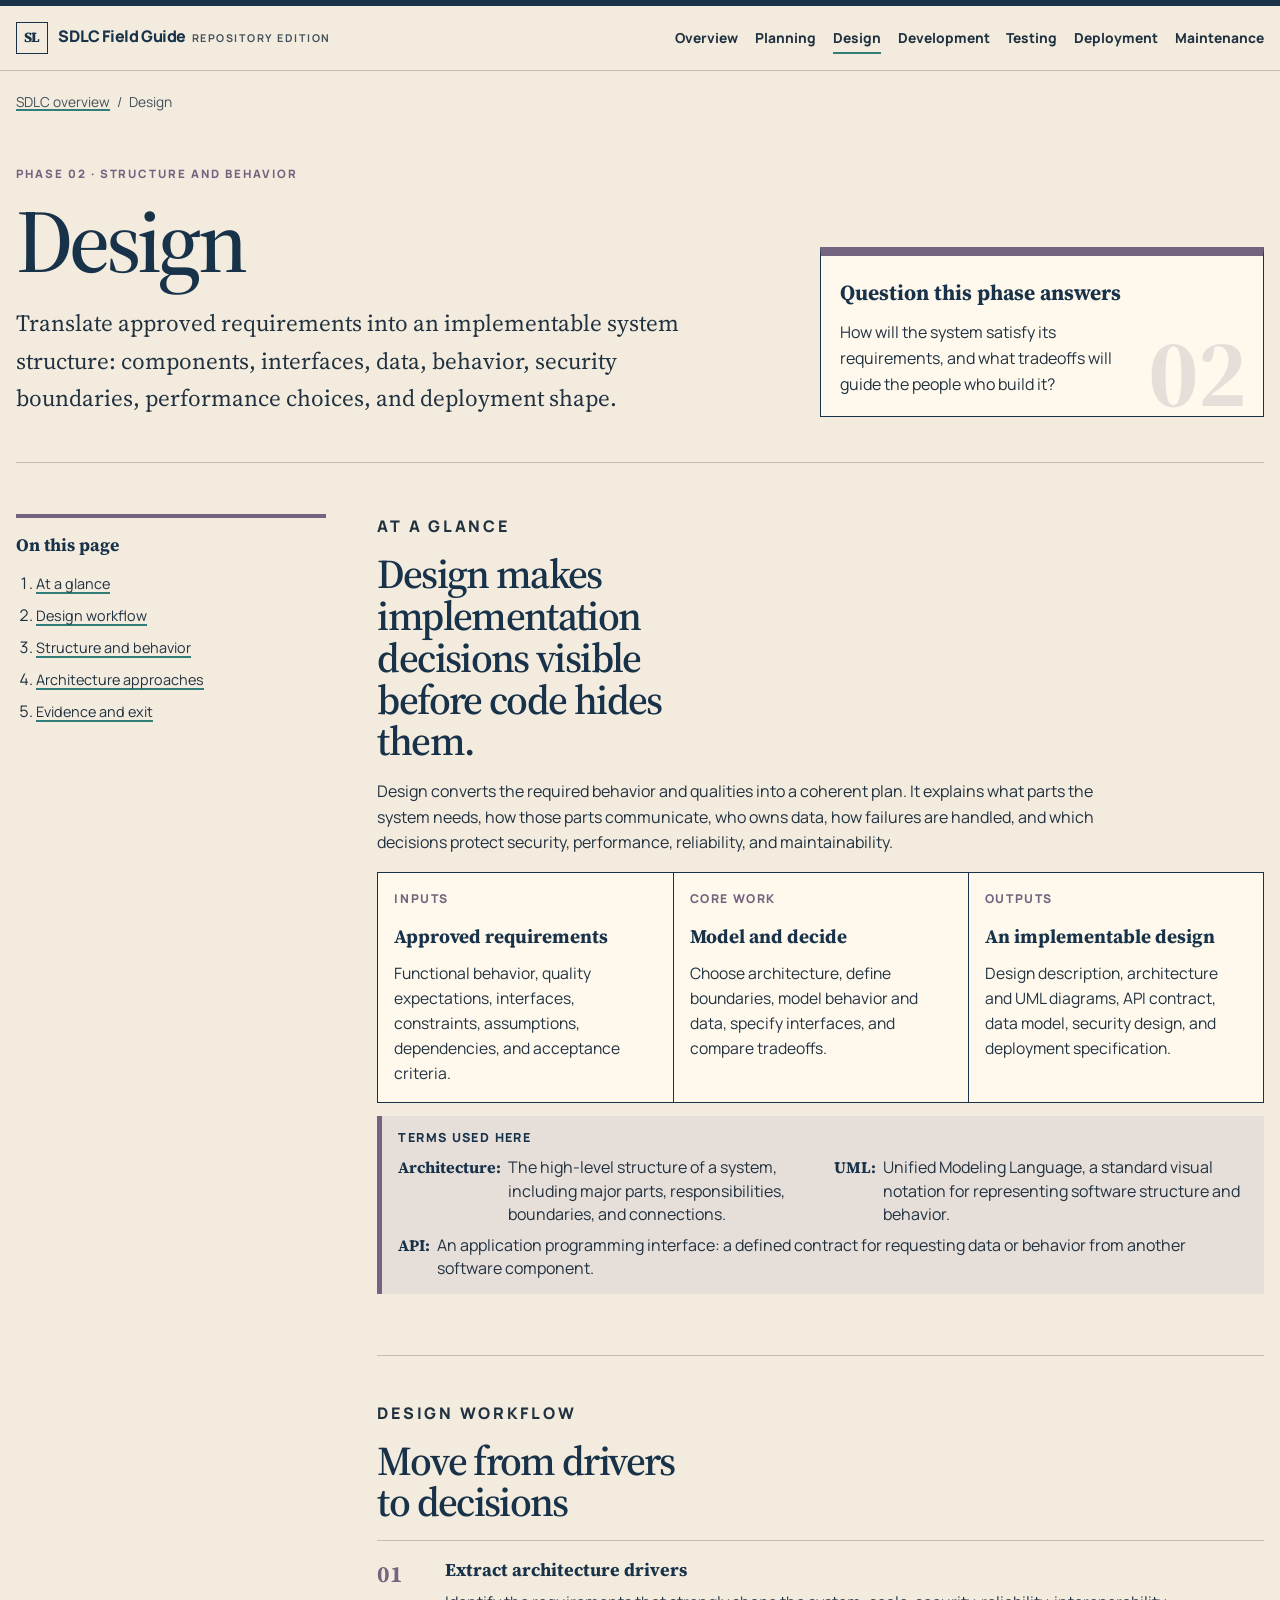
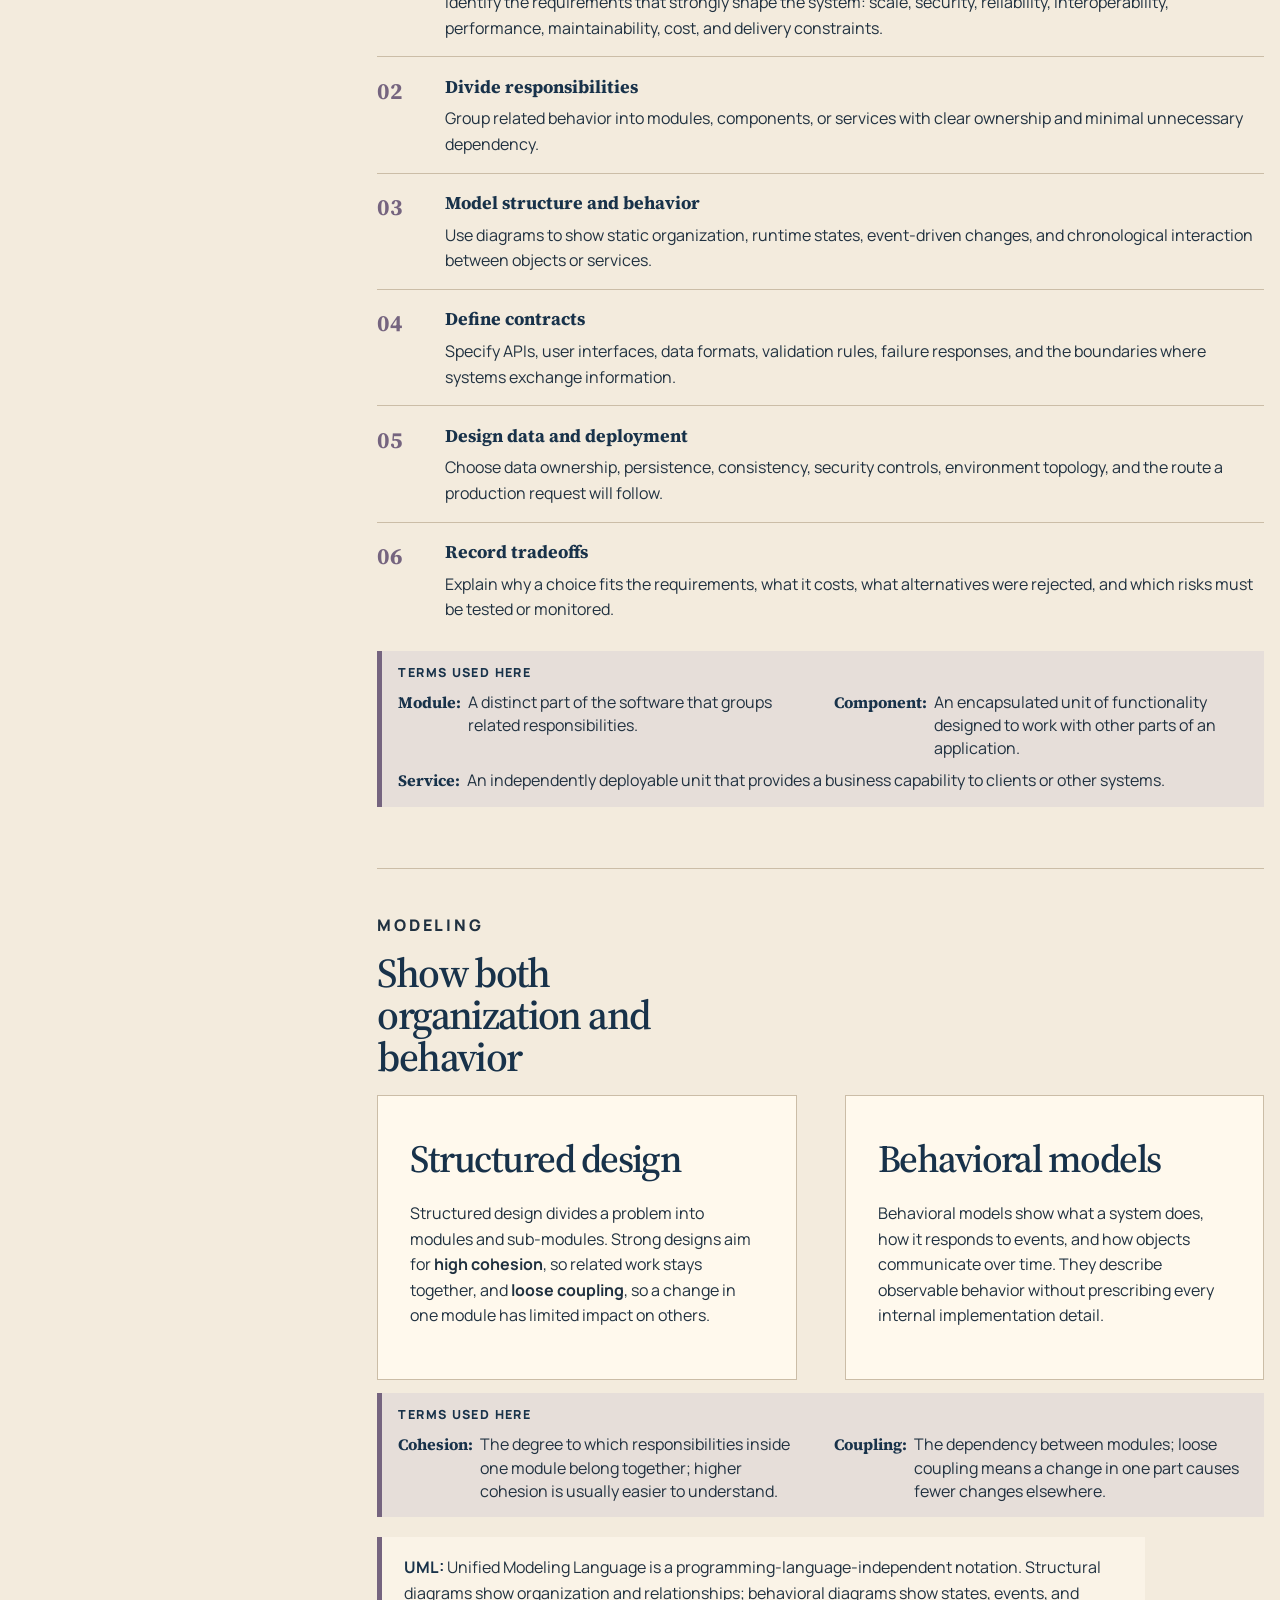
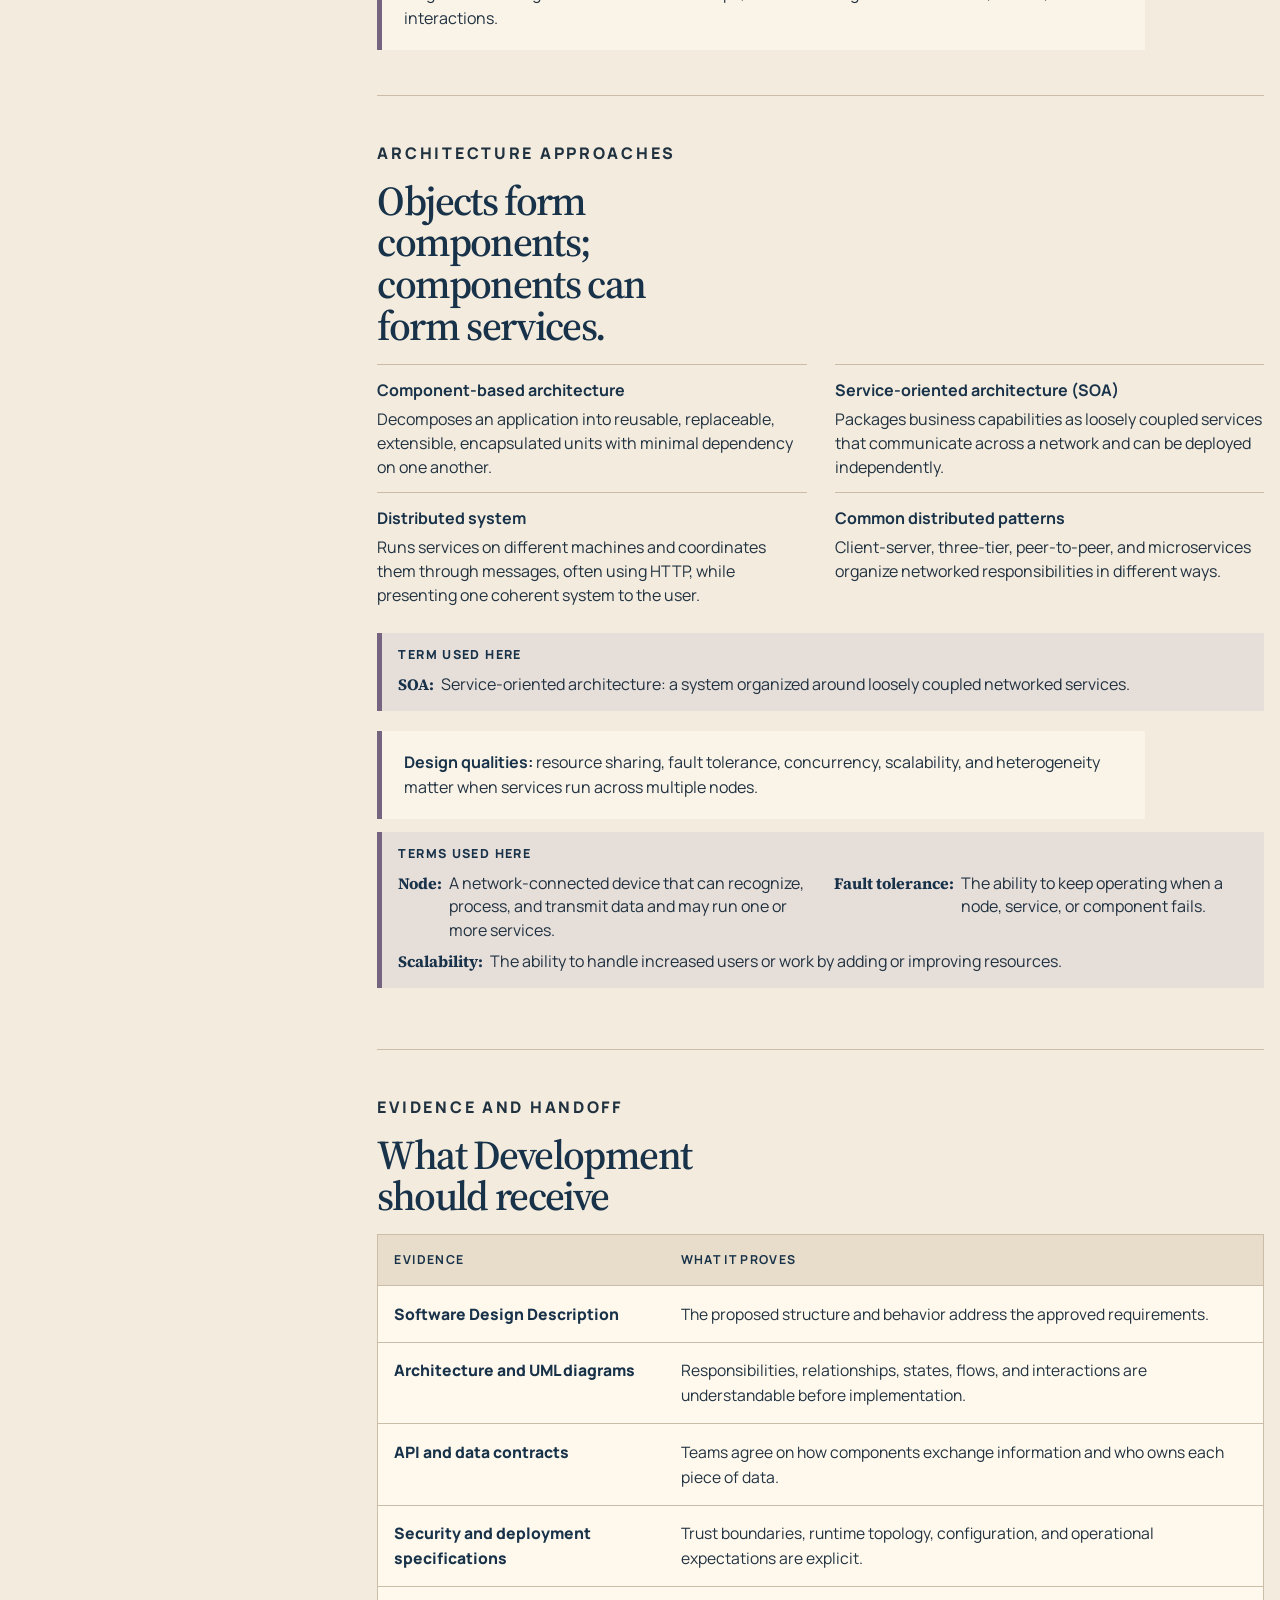
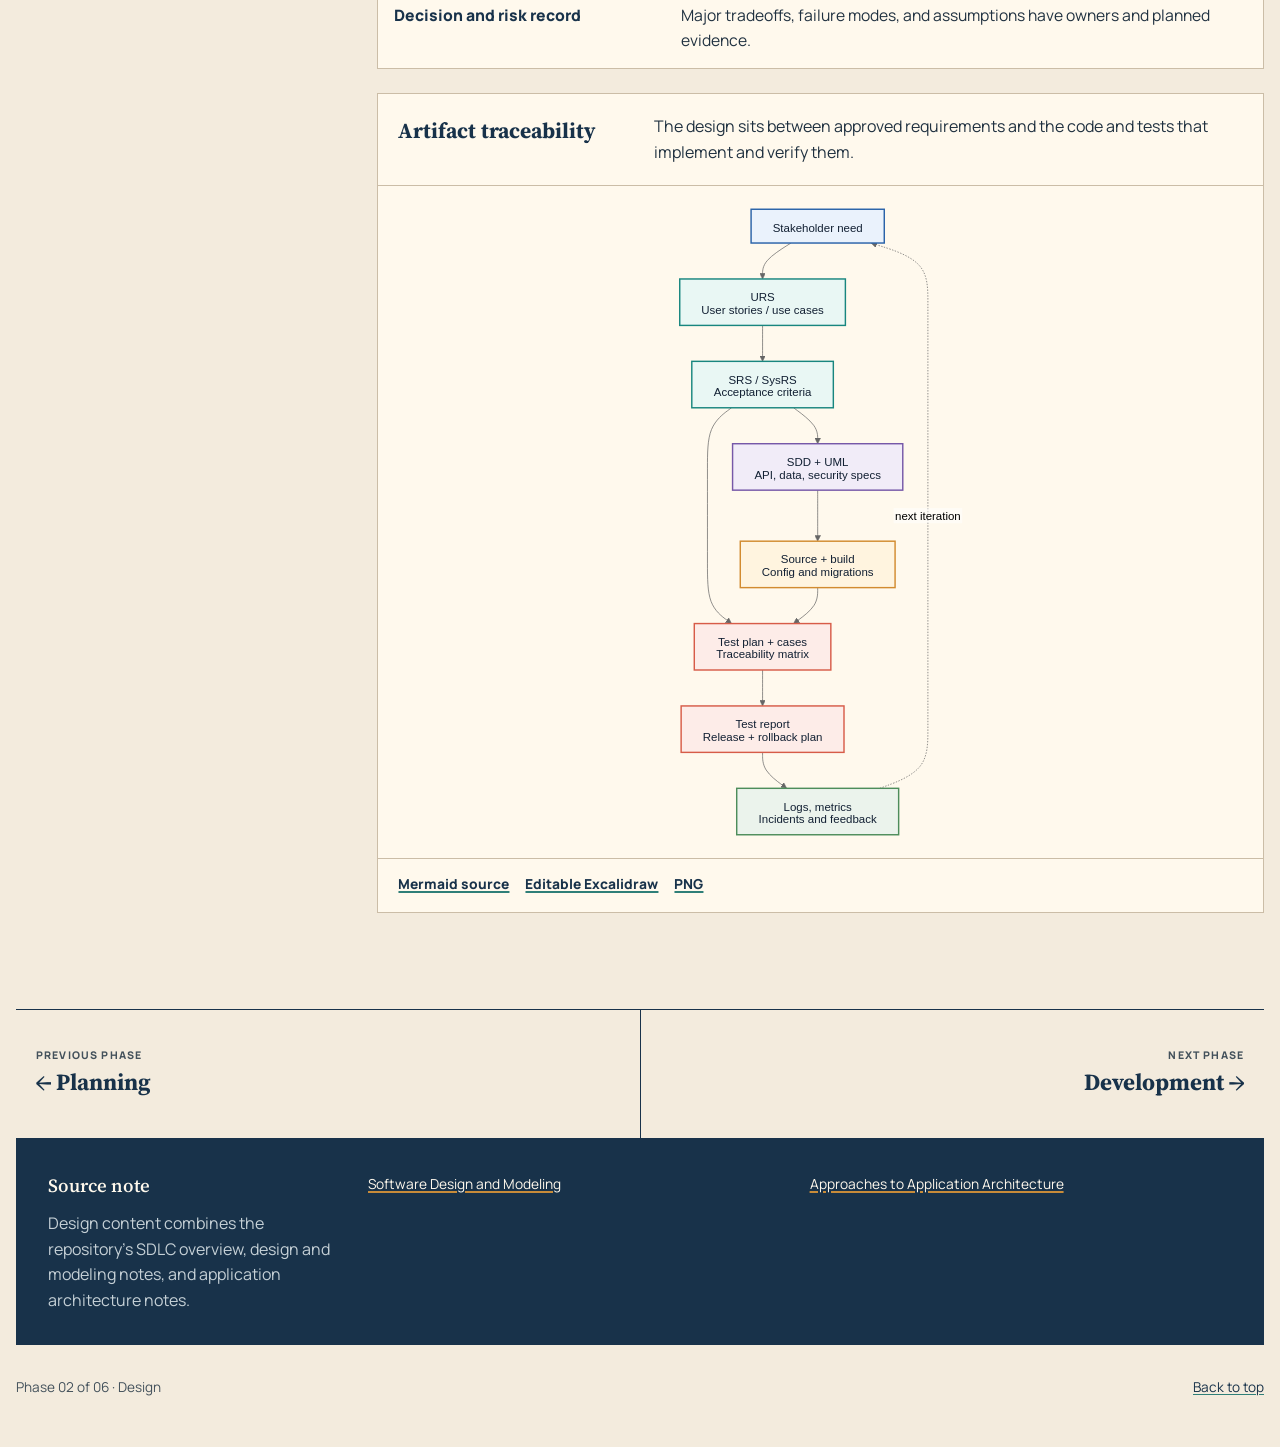
<file: phases/design.html>
<!doctype html>
<html lang="en">
<head>
  <meta charset="utf-8">
  <meta name="viewport" content="width=device-width, initial-scale=1">
  <meta name="description" content="Design phase of the SDLC: architecture, components, interfaces, models, data, and tradeoffs.">
  <title>Design · SDLC Field Guide</title>
  <link rel="preconnect" href="https://fonts.googleapis.com">
  <link rel="preconnect" href="https://fonts.gstatic.com" crossorigin>
  <link href="https://fonts.googleapis.com/css2?family=Manrope:wght@400;600;700;800&family=Source+Serif+4:opsz,wght@8..60,500;8..60,600;8..60,700&display=swap" rel="stylesheet">
  <link rel="stylesheet" href="../assets/styles.css">
</head>
<body class="phase-page" data-phase="design">
  <a class="skip-link" href="#main-content">Skip to content</a>
  <header class="site-header"><div class="nav-shell"><a class="brand" href="../index.html"><span class="brand-mark" aria-hidden="true">SL</span><span>SDLC Field Guide <small>Repository edition</small></span></a><button class="nav-toggle" type="button" aria-expanded="false" aria-controls="site-navigation" data-nav-toggle>Menu</button><nav class="site-nav" id="site-navigation" aria-label="Primary navigation" data-site-nav><a href="../index.html" data-nav-home>Overview</a><a href="planning.html" data-phase-link="planning">Planning</a><a href="design.html" data-phase-link="design">Design</a><a href="development.html" data-phase-link="development">Development</a><a href="testing.html" data-phase-link="testing">Testing</a><a href="deployment.html" data-phase-link="deployment">Deployment</a><a href="maintenance.html" data-phase-link="maintenance">Maintenance</a></nav></div></header>
  <main id="main-content" class="page-shell">
    <nav class="breadcrumb" aria-label="Breadcrumb"><a href="../index.html">SDLC overview</a><span aria-hidden="true">/</span><span>Design</span></nav>
    <section class="phase-hero" aria-labelledby="phase-title"><div><p class="folio">Phase 02 · Structure and behavior</p><h1 id="phase-title" data-pretext contenteditable="true" spellcheck="true">Design</h1><p class="phase-summary" data-pretext contenteditable="true" spellcheck="true">Translate approved requirements into an implementable system structure: components, interfaces, data, behavior, security boundaries, performance choices, and deployment shape.</p></div><aside class="phase-stamp" data-number="02"><strong>Question this phase answers</strong><p>How will the system satisfy its requirements, and what tradeoffs will guide the people who build it?</p></aside></section>
    <div class="phase-body">
      <aside class="phase-toc"><h2>On this page</h2><ol><li><a href="#glance">At a glance</a></li><li><a href="#workflow">Design workflow</a></li><li><a href="#models">Structure and behavior</a></li><li><a href="#architecture">Architecture approaches</a></li><li><a href="#evidence">Evidence and exit</a></li><li><a href="#terms">Terminology</a></li></ol></aside>
      <div class="phase-content">
        <section class="content-section" id="glance"><p class="section-label">At a glance</p><h2>Design makes implementation decisions visible before code hides them.</h2><p data-pretext data-pretext-inset="70" contenteditable="true" spellcheck="true">Design converts the required behavior and qualities into a coherent plan. It explains what parts the system needs, how those parts communicate, who owns data, how failures are handled, and which decisions protect security, performance, reliability, and maintainability.</p><div class="at-a-glance"><article class="glance-item"><small>Inputs</small><strong>Approved requirements</strong><p>Functional behavior, quality expectations, interfaces, constraints, assumptions, dependencies, and acceptance criteria.</p></article><article class="glance-item"><small>Core work</small><strong>Model and decide</strong><p>Choose architecture, define boundaries, model behavior and data, specify interfaces, and compare tradeoffs.</p></article><article class="glance-item"><small>Outputs</small><strong>An implementable design</strong><p>Design description, architecture and UML diagrams, API contract, data model, security design, and deployment specification.</p></article></div></section>
        <section class="content-section" id="workflow"><p class="section-label">Design workflow</p><h2>Move from drivers to decisions</h2><ol class="step-list"><li><div><strong>Extract architecture drivers</strong><span>Identify the requirements that strongly shape the system: scale, security, reliability, interoperability, performance, maintainability, cost, and delivery constraints.</span></div></li><li><div><strong>Divide responsibilities</strong><span>Group related behavior into modules, components, or services with clear ownership and minimal unnecessary dependency.</span></div></li><li><div><strong>Model structure and behavior</strong><span>Use diagrams to show static organization, runtime states, event-driven changes, and chronological interaction between objects or services.</span></div></li><li><div><strong>Define contracts</strong><span>Specify APIs, user interfaces, data formats, validation rules, failure responses, and the boundaries where systems exchange information.</span></div></li><li><div><strong>Design data and deployment</strong><span>Choose data ownership, persistence, consistency, security controls, environment topology, and the route a production request will follow.</span></div></li><li><div><strong>Record tradeoffs</strong><span>Explain why a choice fits the requirements, what it costs, what alternatives were rejected, and which risks must be tested or monitored.</span></div></li></ol></section>
        <section class="content-section" id="models"><p class="section-label">Modeling</p><h2>Show both organization and behavior</h2><div class="outside-grid"><article class="editorial-panel"><h3>Structured design</h3><p>Structured design divides a problem into modules and sub-modules. Strong designs aim for <strong>high cohesion</strong>, so related work stays together, and <strong>loose coupling</strong>, so a change in one module has limited impact on others.</p></article><article class="editorial-panel"><h3>Behavioral models</h3><p>Behavioral models show what a system does, how it responds to events, and how objects communicate over time. They describe observable behavior without prescribing every internal implementation detail.</p></article></div><p class="callout"><strong>UML:</strong> Unified Modeling Language is a programming-language-independent notation. Structural diagrams show organization and relationships; behavioral diagrams show states, events, and interactions.</p></section>
        <section class="content-section" id="architecture"><p class="section-label">Architecture approaches</p><h2>Objects form components; components can form services.</h2><ul class="plain-list"><li><strong>Component-based architecture</strong><span>Decomposes an application into reusable, replaceable, extensible, encapsulated units with minimal dependency on one another.</span></li><li><strong>Service-oriented architecture (SOA)</strong><span>Packages business capabilities as loosely coupled services that communicate across a network and can be deployed independently.</span></li><li><strong>Distributed system</strong><span>Runs services on different machines and coordinates them through messages, often using HTTP, while presenting one coherent system to the user.</span></li><li><strong>Common distributed patterns</strong><span>Client-server, three-tier, peer-to-peer, and microservices organize networked responsibilities in different ways.</span></li></ul><p class="callout"><strong>Design qualities:</strong> resource sharing, fault tolerance, concurrency, scalability, and heterogeneity matter when services run across multiple nodes.</p></section>
        <section class="content-section" id="evidence"><p class="section-label">Evidence and handoff</p><h2>What Development should receive</h2><div class="table-wrap" tabindex="0" role="region" aria-label="Design evidence"><table class="evidence-table"><thead><tr><th scope="col">Evidence</th><th scope="col">What it proves</th></tr></thead><tbody><tr><td>Software Design Description</td><td>The proposed structure and behavior address the approved requirements.</td></tr><tr><td>Architecture and UML diagrams</td><td>Responsibilities, relationships, states, flows, and interactions are understandable before implementation.</td></tr><tr><td>API and data contracts</td><td>Teams agree on how components exchange information and who owns each piece of data.</td></tr><tr><td>Security and deployment specifications</td><td>Trust boundaries, runtime topology, configuration, and operational expectations are explicit.</td></tr><tr><td>Decision and risk record</td><td>Major tradeoffs, failure modes, and assumptions have owners and planned evidence.</td></tr></tbody></table></div><div class="diagram-card"><div class="diagram-copy"><h3>Artifact traceability</h3><p>The design sits between approved requirements and the code and tests that implement and verify them.</p></div><img src="../diagrams/artifact-traceability-flow.svg" alt="Traceability flow connecting requirements, design, build, test, release, and operations"><div class="diagram-links"><a href="../diagrams/artifact-traceability-flow.mmd">Mermaid source</a><a href="../diagrams/artifact-traceability-flow.excalidraw">Editable Excalidraw</a><a href="../diagrams/artifact-traceability-flow.png">PNG</a></div></div></section>
        <section class="content-section" id="terms"><p class="section-label">Plain-language terminology</p><h2>Terms used in Design</h2><dl class="term-grid"><div class="term"><dt>Architecture</dt><dd>The high-level structure of a system, including major parts, responsibilities, boundaries, and connections.</dd></div><div class="term"><dt>Module</dt><dd>A distinct part of the software that groups related responsibilities.</dd></div><div class="term"><dt>Component</dt><dd>An encapsulated unit of functionality designed to work with other parts of an application.</dd></div><div class="term"><dt>Service</dt><dd>An independently deployable unit that provides a business capability to clients or other systems.</dd></div><div class="term"><dt>Encapsulation</dt><dd>Hiding internal data and implementation behind a controlled public interface.</dd></div><div class="term"><dt>Cohesion</dt><dd>The degree to which responsibilities inside one module belong together; higher cohesion is usually easier to understand.</dd></div><div class="term"><dt>Coupling</dt><dd>The dependency between modules; loose coupling means a change in one part causes fewer changes elsewhere.</dd></div><div class="term"><dt>Abstraction</dt><dd>A simplified view that exposes the important behavior while hiding unnecessary internal detail.</dd></div><div class="term"><dt>UML</dt><dd>Unified Modeling Language, a standard visual notation for representing software structure and behavior.</dd></div><div class="term"><dt>State transition diagram</dt><dd>A behavioral diagram showing system states, events, and the transitions caused by those events.</dd></div><div class="term"><dt>Sequence diagram</dt><dd>An interaction diagram showing communication between objects or services in chronological order.</dd></div><div class="term"><dt>API</dt><dd>An application programming interface: a defined contract for requesting data or behavior from another software component.</dd></div><div class="term"><dt>SOA</dt><dd>Service-oriented architecture: a system organized around loosely coupled networked services.</dd></div><div class="term"><dt>Node</dt><dd>A network-connected device that can recognize, process, and transmit data and may run one or more services.</dd></div><div class="term"><dt>Fault tolerance</dt><dd>The ability to keep operating when a node, service, or component fails.</dd></div><div class="term"><dt>Scalability</dt><dd>The ability to handle increased users or work by adding or improving resources.</dd></div></dl></section>
      </div>
    </div>
    <nav class="phase-pagination" aria-label="Phase navigation"><a href="planning.html"><small>Previous phase</small><strong>← Planning</strong></a><a href="development.html"><small>Next phase</small><strong>Development →</strong></a></nav>
    <section class="source-strip" aria-label="Source note"><div><h3>Source note</h3><p>Design content combines the repository’s SDLC overview, design and modeling notes, and application architecture notes.</p></div><ul class="source-links"><li><a href="https://github.com/zhiyuan-95/Full-stack-Software-Developer/blob/main/Introduction%20to%20Software%20Engineering/Software%20Architecture,%20Design.%20and%20Patterns/Software%20Design%20and%20Modeling.md">Software Design and Modeling</a></li><li><a href="https://github.com/zhiyuan-95/Full-stack-Software-Developer/blob/main/Introduction%20to%20Software%20Engineering/Software%20Architecture,%20Design.%20and%20Patterns/Approaches%20to%20Application%20Architecture.md">Approaches to Application Architecture</a></li></ul></section>
  </main>
  <footer class="site-footer"><div class="footer-inner"><span>Phase 02 of 06 · Design</span><a href="#main-content">Back to top</a></div></footer>
  <script type="module" src="../assets/site.js?v=2"></script>
</body>
</html>
</file>
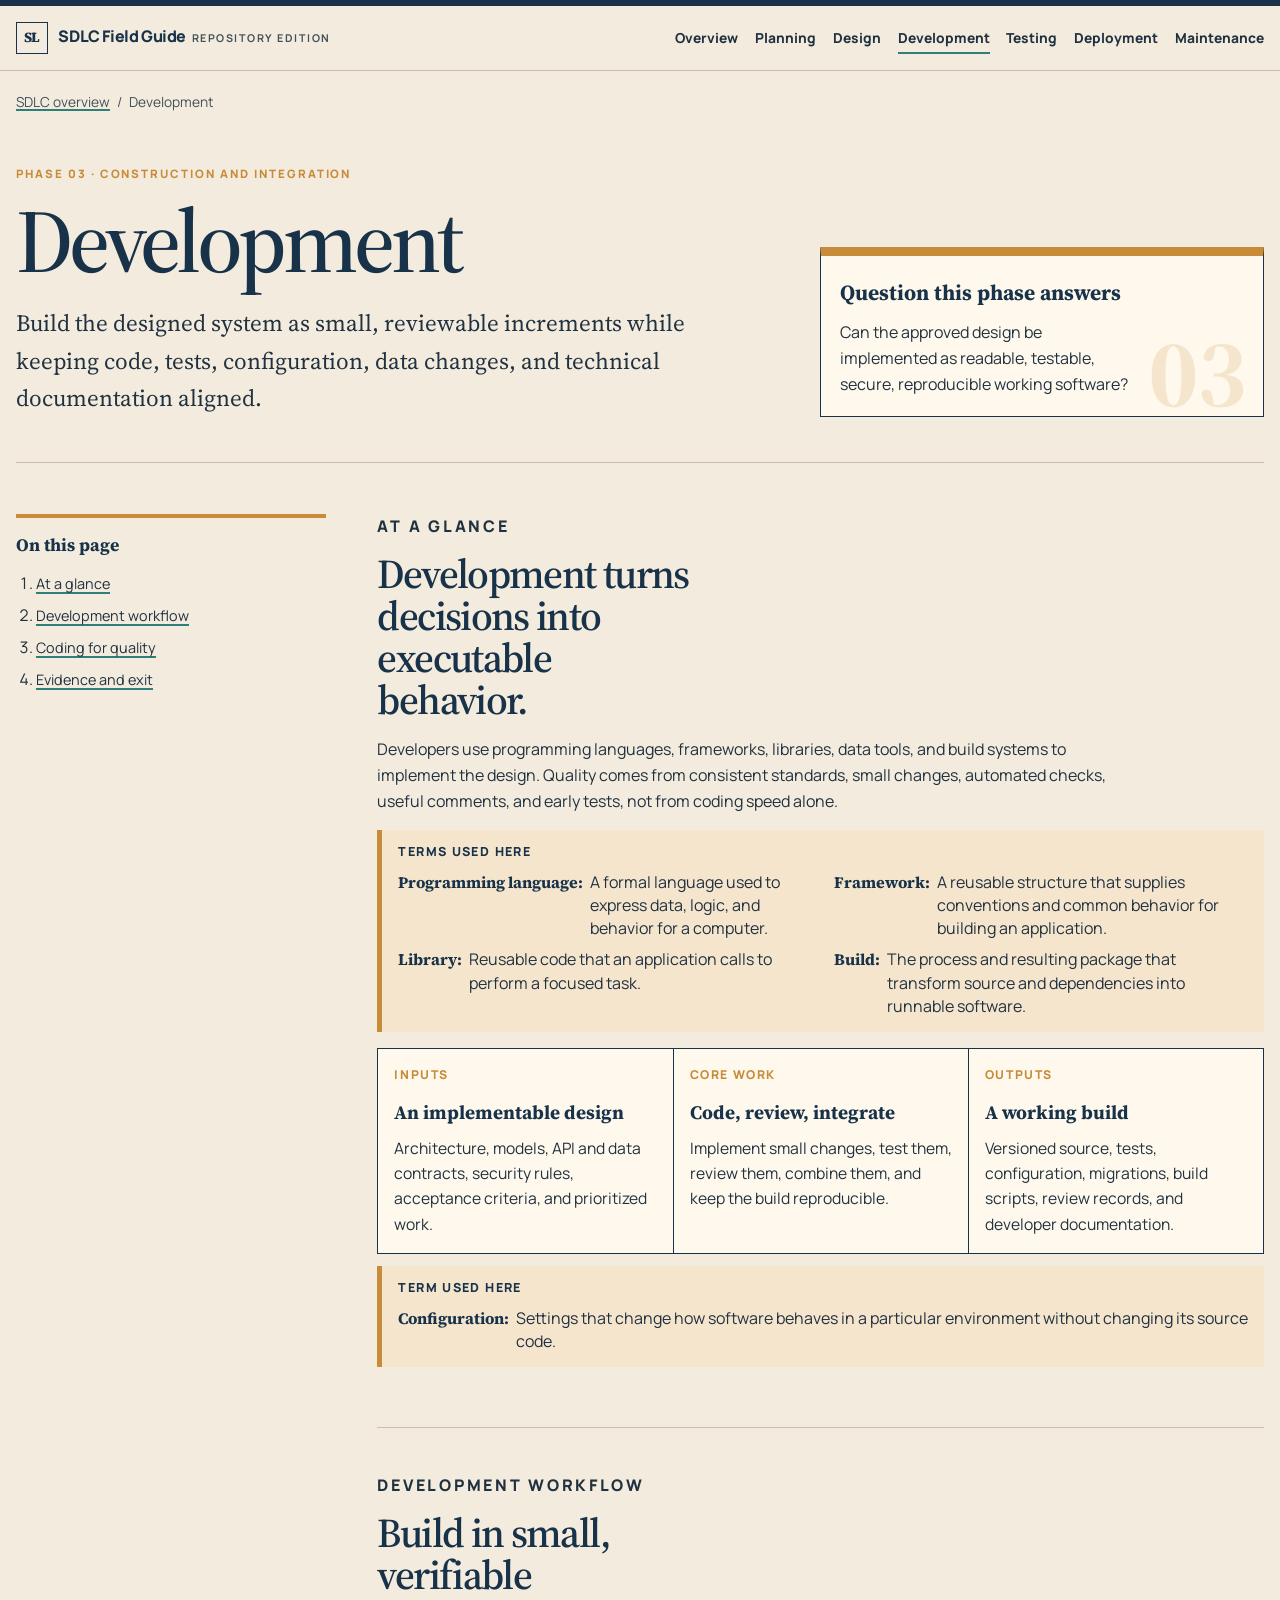
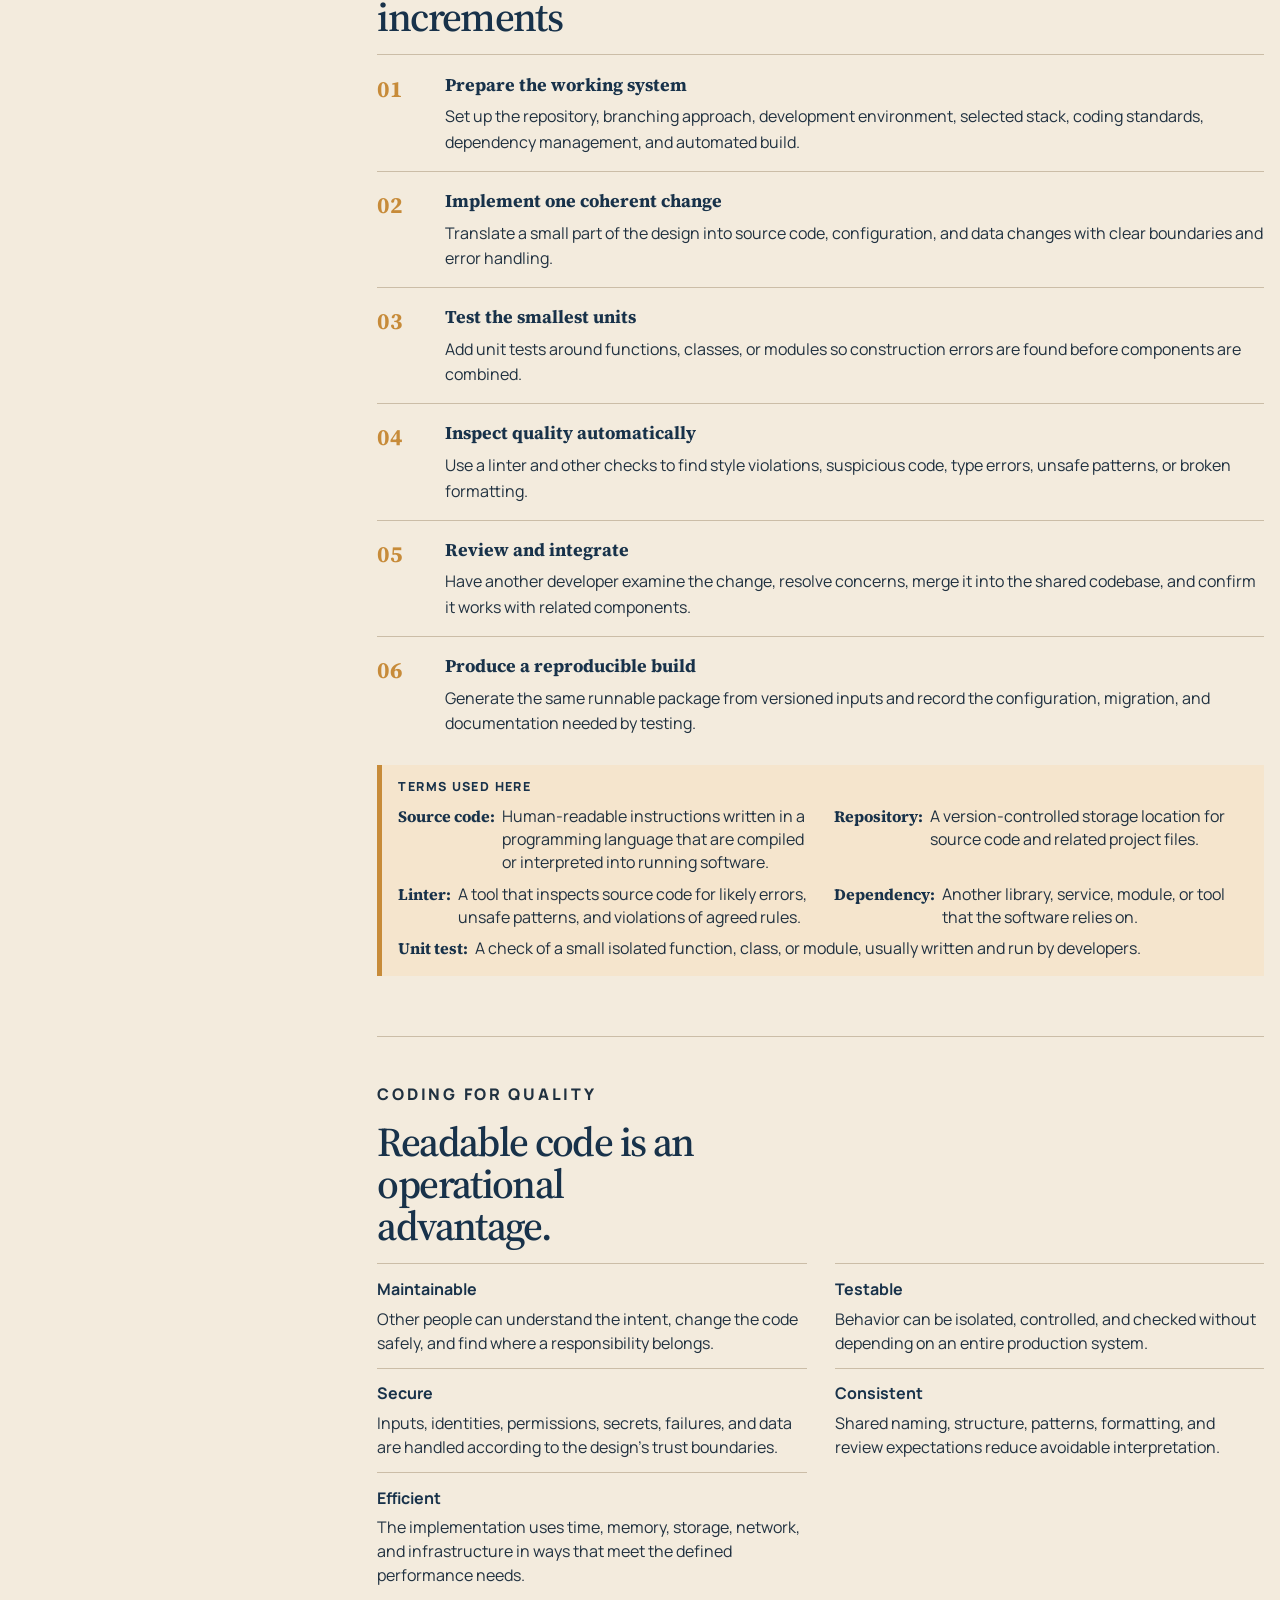
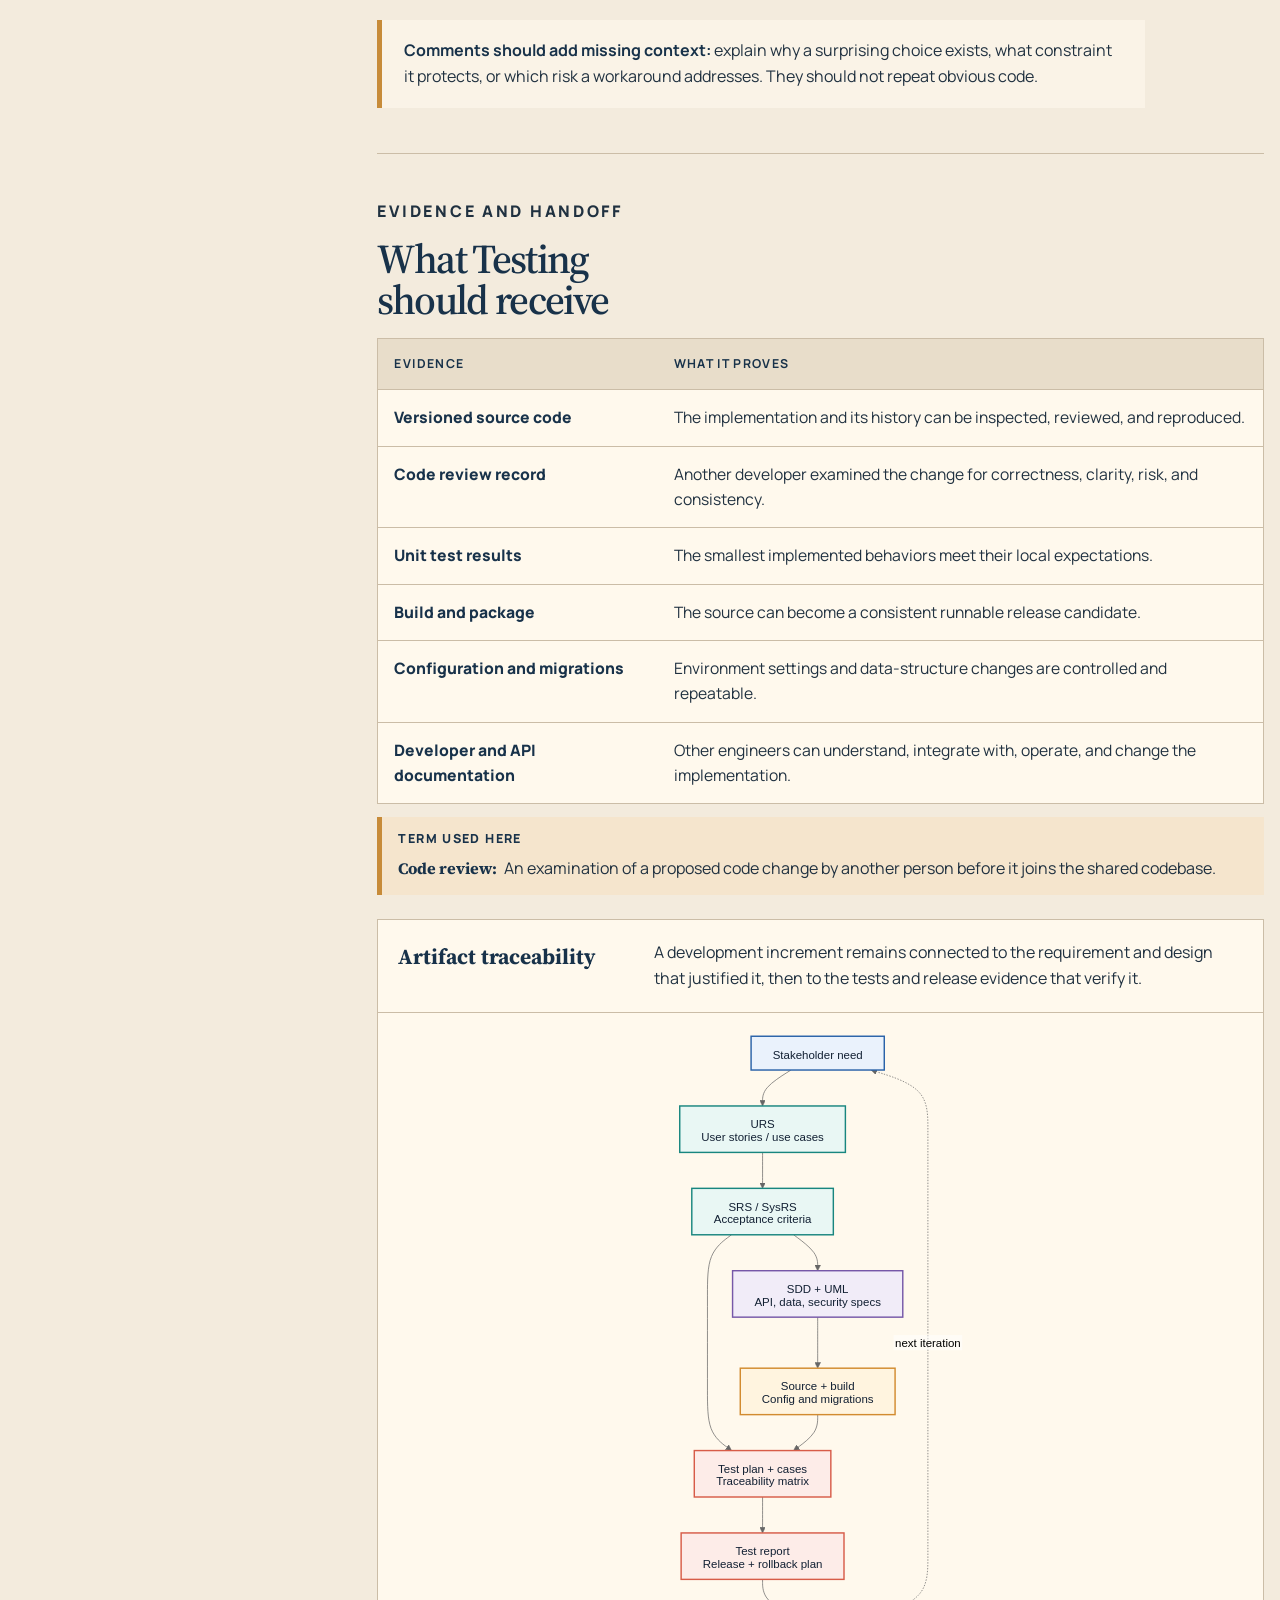
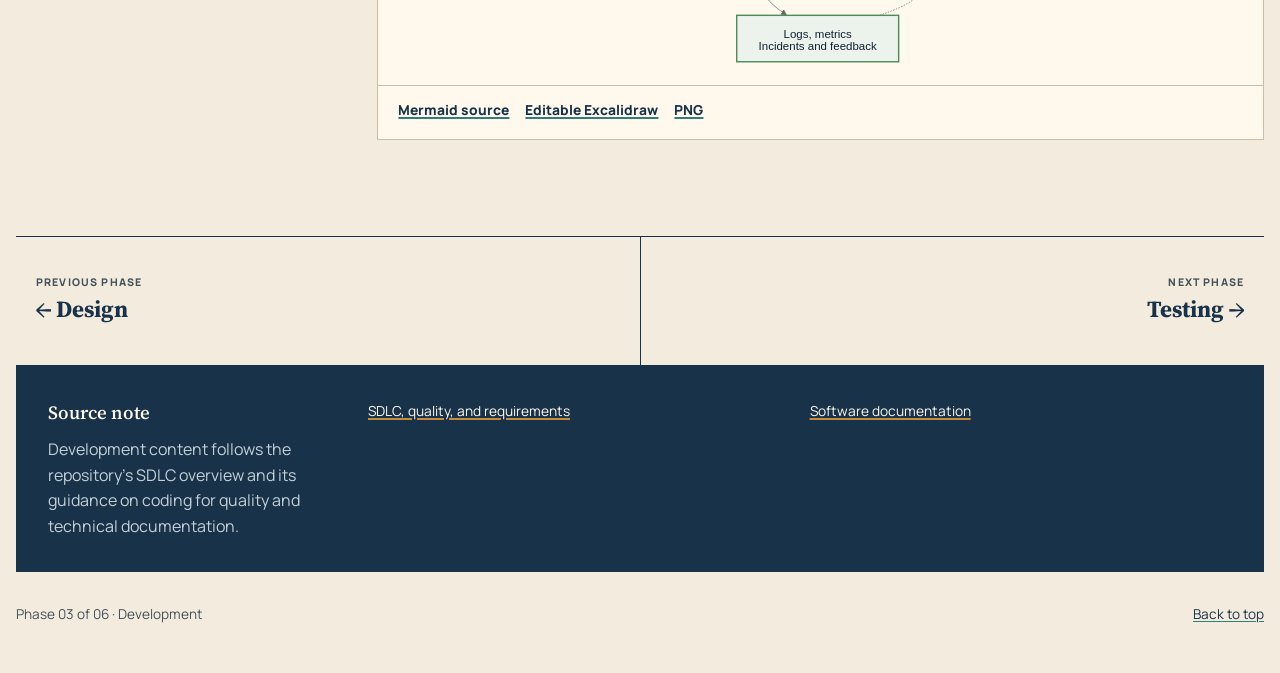
<file: phases/development.html>
<!doctype html>
<html lang="en">
<head>
  <meta charset="utf-8"><meta name="viewport" content="width=device-width, initial-scale=1"><meta name="description" content="Development phase of the SDLC: source code, standards, reviews, builds, and technical documentation."><title>Development · SDLC Field Guide</title>
  <link rel="preconnect" href="https://fonts.googleapis.com"><link rel="preconnect" href="https://fonts.gstatic.com" crossorigin><link href="https://fonts.googleapis.com/css2?family=Manrope:wght@400;600;700;800&family=Source+Serif+4:opsz,wght@8..60,500;8..60,600;8..60,700&display=swap" rel="stylesheet"><link rel="stylesheet" href="../assets/styles.css">
</head>
<body class="phase-page" data-phase="development">
  <a class="skip-link" href="#main-content">Skip to content</a>
  <header class="site-header"><div class="nav-shell"><a class="brand" href="../index.html"><span class="brand-mark" aria-hidden="true">SL</span><span>SDLC Field Guide <small>Repository edition</small></span></a><button class="nav-toggle" type="button" aria-expanded="false" aria-controls="site-navigation" data-nav-toggle>Menu</button><nav class="site-nav" id="site-navigation" aria-label="Primary navigation" data-site-nav><a href="../index.html" data-nav-home>Overview</a><a href="planning.html" data-phase-link="planning">Planning</a><a href="design.html" data-phase-link="design">Design</a><a href="development.html" data-phase-link="development">Development</a><a href="testing.html" data-phase-link="testing">Testing</a><a href="deployment.html" data-phase-link="deployment">Deployment</a><a href="maintenance.html" data-phase-link="maintenance">Maintenance</a></nav></div></header>
  <main id="main-content" class="page-shell">
    <nav class="breadcrumb" aria-label="Breadcrumb"><a href="../index.html">SDLC overview</a><span aria-hidden="true">/</span><span>Development</span></nav>
    <section class="phase-hero" aria-labelledby="phase-title"><div><p class="folio">Phase 03 · Construction and integration</p><h1 id="phase-title" data-pretext contenteditable="true" spellcheck="true">Development</h1><p class="phase-summary" data-pretext contenteditable="true" spellcheck="true">Build the designed system as small, reviewable increments while keeping code, tests, configuration, data changes, and technical documentation aligned.</p></div><aside class="phase-stamp" data-number="03"><strong>Question this phase answers</strong><p>Can the approved design be implemented as readable, testable, secure, reproducible working software?</p></aside></section>
    <div class="phase-body">
      <aside class="phase-toc"><h2>On this page</h2><ol><li><a href="#glance">At a glance</a></li><li><a href="#workflow">Development workflow</a></li><li><a href="#quality">Coding for quality</a></li><li><a href="#evidence">Evidence and exit</a></li><li><a href="#terms">Terminology</a></li></ol></aside>
      <div class="phase-content">
        <section class="content-section" id="glance"><p class="section-label">At a glance</p><h2>Development turns decisions into executable behavior.</h2><p data-pretext data-pretext-inset="70" contenteditable="true" spellcheck="true">Developers use programming languages, frameworks, libraries, data tools, and build systems to implement the design. Quality comes from consistent standards, small changes, automated checks, useful comments, and early tests, not from coding speed alone.</p><div class="at-a-glance"><article class="glance-item"><small>Inputs</small><strong>An implementable design</strong><p>Architecture, models, API and data contracts, security rules, acceptance criteria, and prioritized work.</p></article><article class="glance-item"><small>Core work</small><strong>Code, review, integrate</strong><p>Implement small changes, test them, review them, combine them, and keep the build reproducible.</p></article><article class="glance-item"><small>Outputs</small><strong>A working build</strong><p>Versioned source, tests, configuration, migrations, build scripts, review records, and developer documentation.</p></article></div></section>
        <section class="content-section" id="workflow"><p class="section-label">Development workflow</p><h2>Build in small, verifiable increments</h2><ol class="step-list"><li><div><strong>Prepare the working system</strong><span>Set up the repository, branching approach, development environment, selected stack, coding standards, dependency management, and automated build.</span></div></li><li><div><strong>Implement one coherent change</strong><span>Translate a small part of the design into source code, configuration, and data changes with clear boundaries and error handling.</span></div></li><li><div><strong>Test the smallest units</strong><span>Add unit tests around functions, classes, or modules so construction errors are found before components are combined.</span></div></li><li><div><strong>Inspect quality automatically</strong><span>Use a linter and other checks to find style violations, suspicious code, type errors, unsafe patterns, or broken formatting.</span></div></li><li><div><strong>Review and integrate</strong><span>Have another developer examine the change, resolve concerns, merge it into the shared codebase, and confirm it works with related components.</span></div></li><li><div><strong>Produce a reproducible build</strong><span>Generate the same runnable package from versioned inputs and record the configuration, migration, and documentation needed by testing.</span></div></li></ol></section>
        <section class="content-section" id="quality"><p class="section-label">Coding for quality</p><h2>Readable code is an operational advantage.</h2><ul class="plain-list"><li><strong>Maintainable</strong><span>Other people can understand the intent, change the code safely, and find where a responsibility belongs.</span></li><li><strong>Testable</strong><span>Behavior can be isolated, controlled, and checked without depending on an entire production system.</span></li><li><strong>Secure</strong><span>Inputs, identities, permissions, secrets, failures, and data are handled according to the design’s trust boundaries.</span></li><li><strong>Consistent</strong><span>Shared naming, structure, patterns, formatting, and review expectations reduce avoidable interpretation.</span></li><li><strong>Efficient</strong><span>The implementation uses time, memory, storage, network, and infrastructure in ways that meet the defined performance needs.</span></li></ul><p class="callout"><strong>Comments should add missing context:</strong> explain why a surprising choice exists, what constraint it protects, or which risk a workaround addresses. They should not repeat obvious code.</p></section>
        <section class="content-section" id="evidence"><p class="section-label">Evidence and handoff</p><h2>What Testing should receive</h2><div class="table-wrap" tabindex="0" role="region" aria-label="Development evidence"><table class="evidence-table"><thead><tr><th scope="col">Evidence</th><th scope="col">What it proves</th></tr></thead><tbody><tr><td>Versioned source code</td><td>The implementation and its history can be inspected, reviewed, and reproduced.</td></tr><tr><td>Code review record</td><td>Another developer examined the change for correctness, clarity, risk, and consistency.</td></tr><tr><td>Unit test results</td><td>The smallest implemented behaviors meet their local expectations.</td></tr><tr><td>Build and package</td><td>The source can become a consistent runnable release candidate.</td></tr><tr><td>Configuration and migrations</td><td>Environment settings and data-structure changes are controlled and repeatable.</td></tr><tr><td>Developer and API documentation</td><td>Other engineers can understand, integrate with, operate, and change the implementation.</td></tr></tbody></table></div><div class="diagram-card"><div class="diagram-copy"><h3>Artifact traceability</h3><p>A development increment remains connected to the requirement and design that justified it, then to the tests and release evidence that verify it.</p></div><img src="../diagrams/artifact-traceability-flow.svg" alt="Traceability from stakeholder need to requirements, design, build, test, release, and operations"><div class="diagram-links"><a href="../diagrams/artifact-traceability-flow.mmd">Mermaid source</a><a href="../diagrams/artifact-traceability-flow.excalidraw">Editable Excalidraw</a><a href="../diagrams/artifact-traceability-flow.png">PNG</a></div></div></section>
        <section class="content-section" id="terms"><p class="section-label">Plain-language terminology</p><h2>Terms used in Development</h2><dl class="term-grid"><div class="term"><dt>Source code</dt><dd>Human-readable instructions written in a programming language that are compiled or interpreted into running software.</dd></div><div class="term"><dt>Programming language</dt><dd>A formal language used to express data, logic, and behavior for a computer.</dd></div><div class="term"><dt>Software stack</dt><dd>The combined languages, frameworks, libraries, runtime, data tools, and infrastructure used to build and run the application.</dd></div><div class="term"><dt>Framework</dt><dd>A reusable structure that supplies conventions and common behavior for building an application.</dd></div><div class="term"><dt>Library</dt><dd>Reusable code that an application calls to perform a focused task.</dd></div><div class="term"><dt>Repository</dt><dd>A version-controlled storage location for source code and related project files.</dd></div><div class="term"><dt>Version control</dt><dd>A system that records file history so teams can compare, review, combine, and restore changes.</dd></div><div class="term"><dt>Code review</dt><dd>An examination of a proposed code change by another person before it joins the shared codebase.</dd></div><div class="term"><dt>Linter</dt><dd>A tool that inspects source code for likely errors, unsafe patterns, and violations of agreed rules.</dd></div><div class="term"><dt>Build</dt><dd>The process and resulting package that transform source and dependencies into runnable software.</dd></div><div class="term"><dt>Dependency</dt><dd>Another library, service, module, or tool that the software relies on.</dd></div><div class="term"><dt>Database migration</dt><dd>A versioned change that updates the structure or contents of a database in a controlled way.</dd></div><div class="term"><dt>Configuration</dt><dd>Settings that change how software behaves in a particular environment without changing its source code.</dd></div><div class="term"><dt>Unit test</dt><dd>A check of a small isolated function, class, or module, usually written and run by developers.</dd></div><div class="term"><dt>Reproducible build</dt><dd>A build process that creates the same output from the same versioned inputs and declared environment.</dd></div><div class="term"><dt>Technical documentation</dt><dd>Implementation guidance for developers, such as code comments, README files, API references, and engineering notes.</dd></div></dl></section>
      </div>
    </div>
    <nav class="phase-pagination" aria-label="Phase navigation"><a href="design.html"><small>Previous phase</small><strong>← Design</strong></a><a href="testing.html"><small>Next phase</small><strong>Testing →</strong></a></nav>
    <section class="source-strip" aria-label="Source note"><div><h3>Source note</h3><p>Development content follows the repository’s SDLC overview and its guidance on coding for quality and technical documentation.</p></div><ul class="source-links"><li><a href="https://github.com/zhiyuan-95/Full-stack-Software-Developer/blob/main/Introduction%20to%20Software%20Engineering/The%20SDE%20lifecycle/Overview%20of%20Software%20Engineer.md">SDLC, quality, and requirements</a></li><li><a href="https://github.com/zhiyuan-95/Full-stack-Software-Developer/blob/main/Introduction%20to%20Software%20Engineering/The%20SDE%20lifecycle/Documentation.md">Software documentation</a></li></ul></section>
  </main>
  <footer class="site-footer"><div class="footer-inner"><span>Phase 03 of 06 · Development</span><a href="#main-content">Back to top</a></div></footer><script type="module" src="../assets/site.js?v=2"></script>
</body>
</html>
</file>
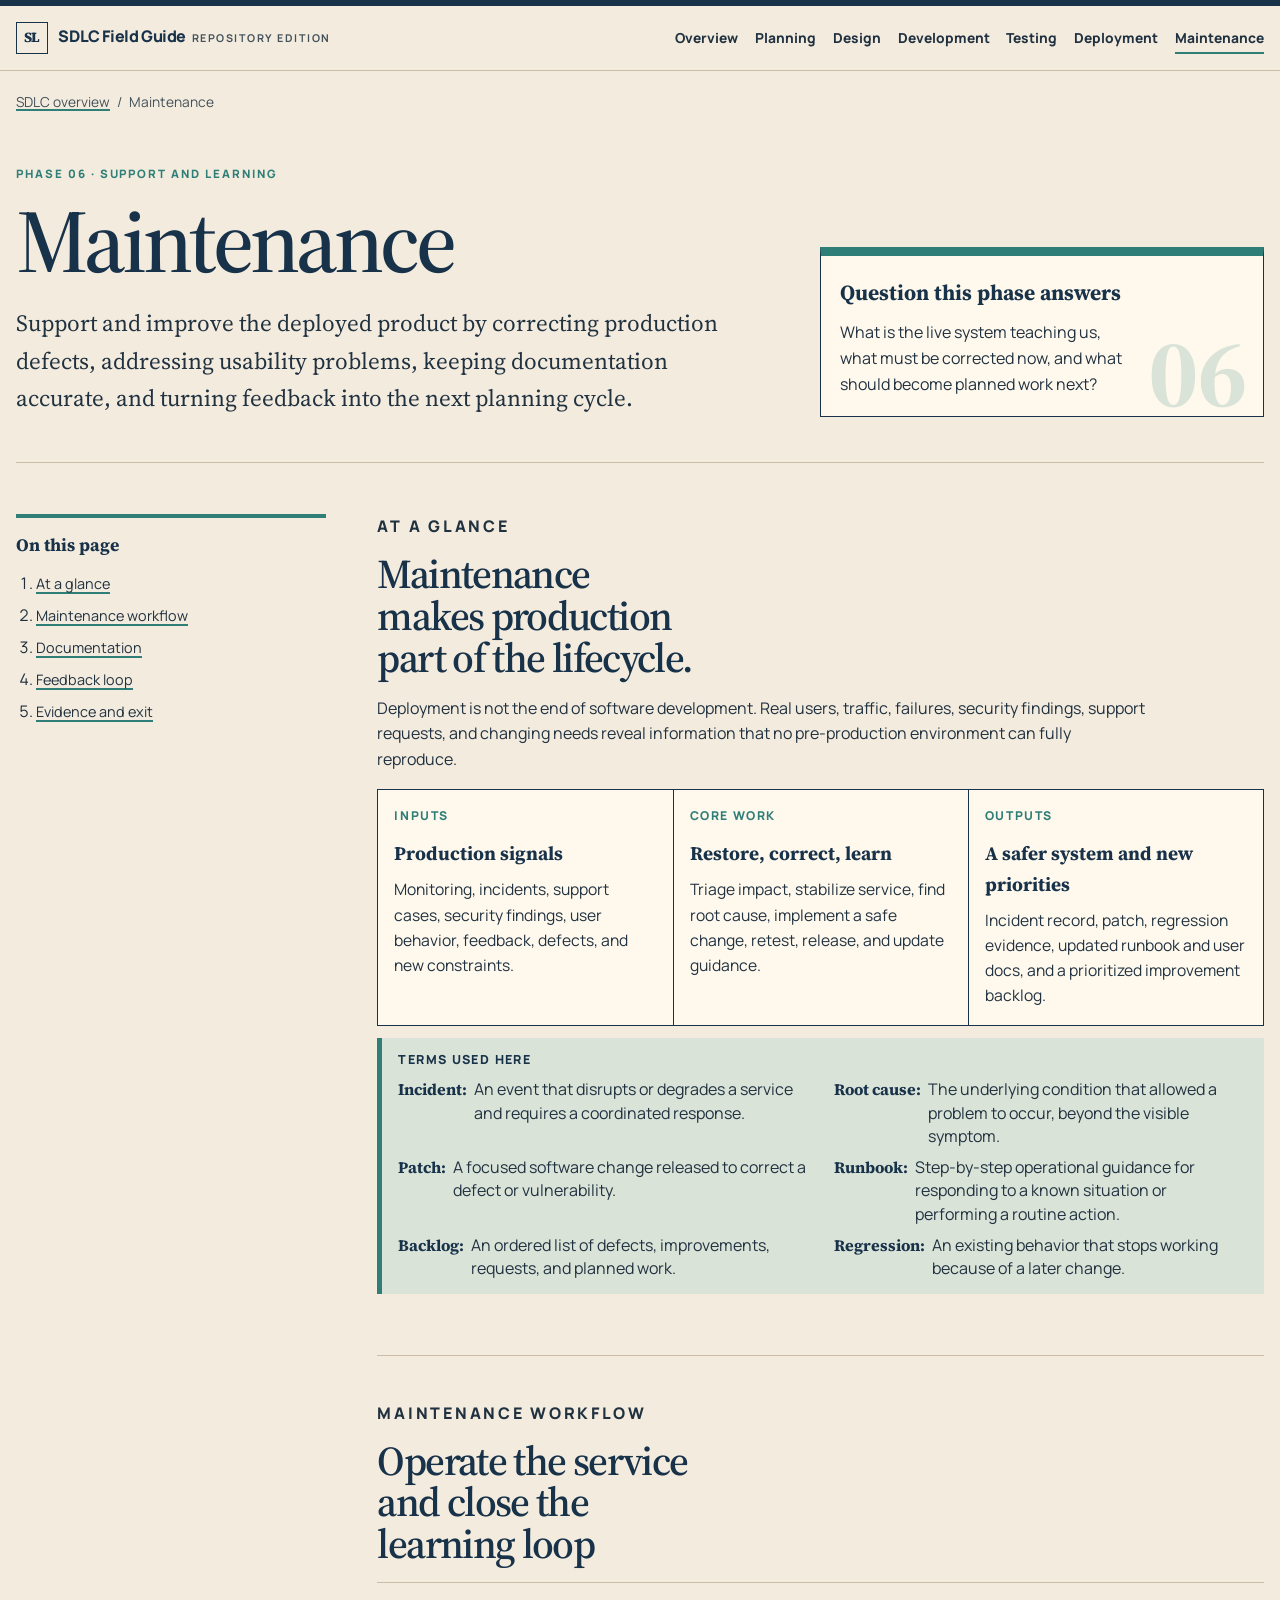
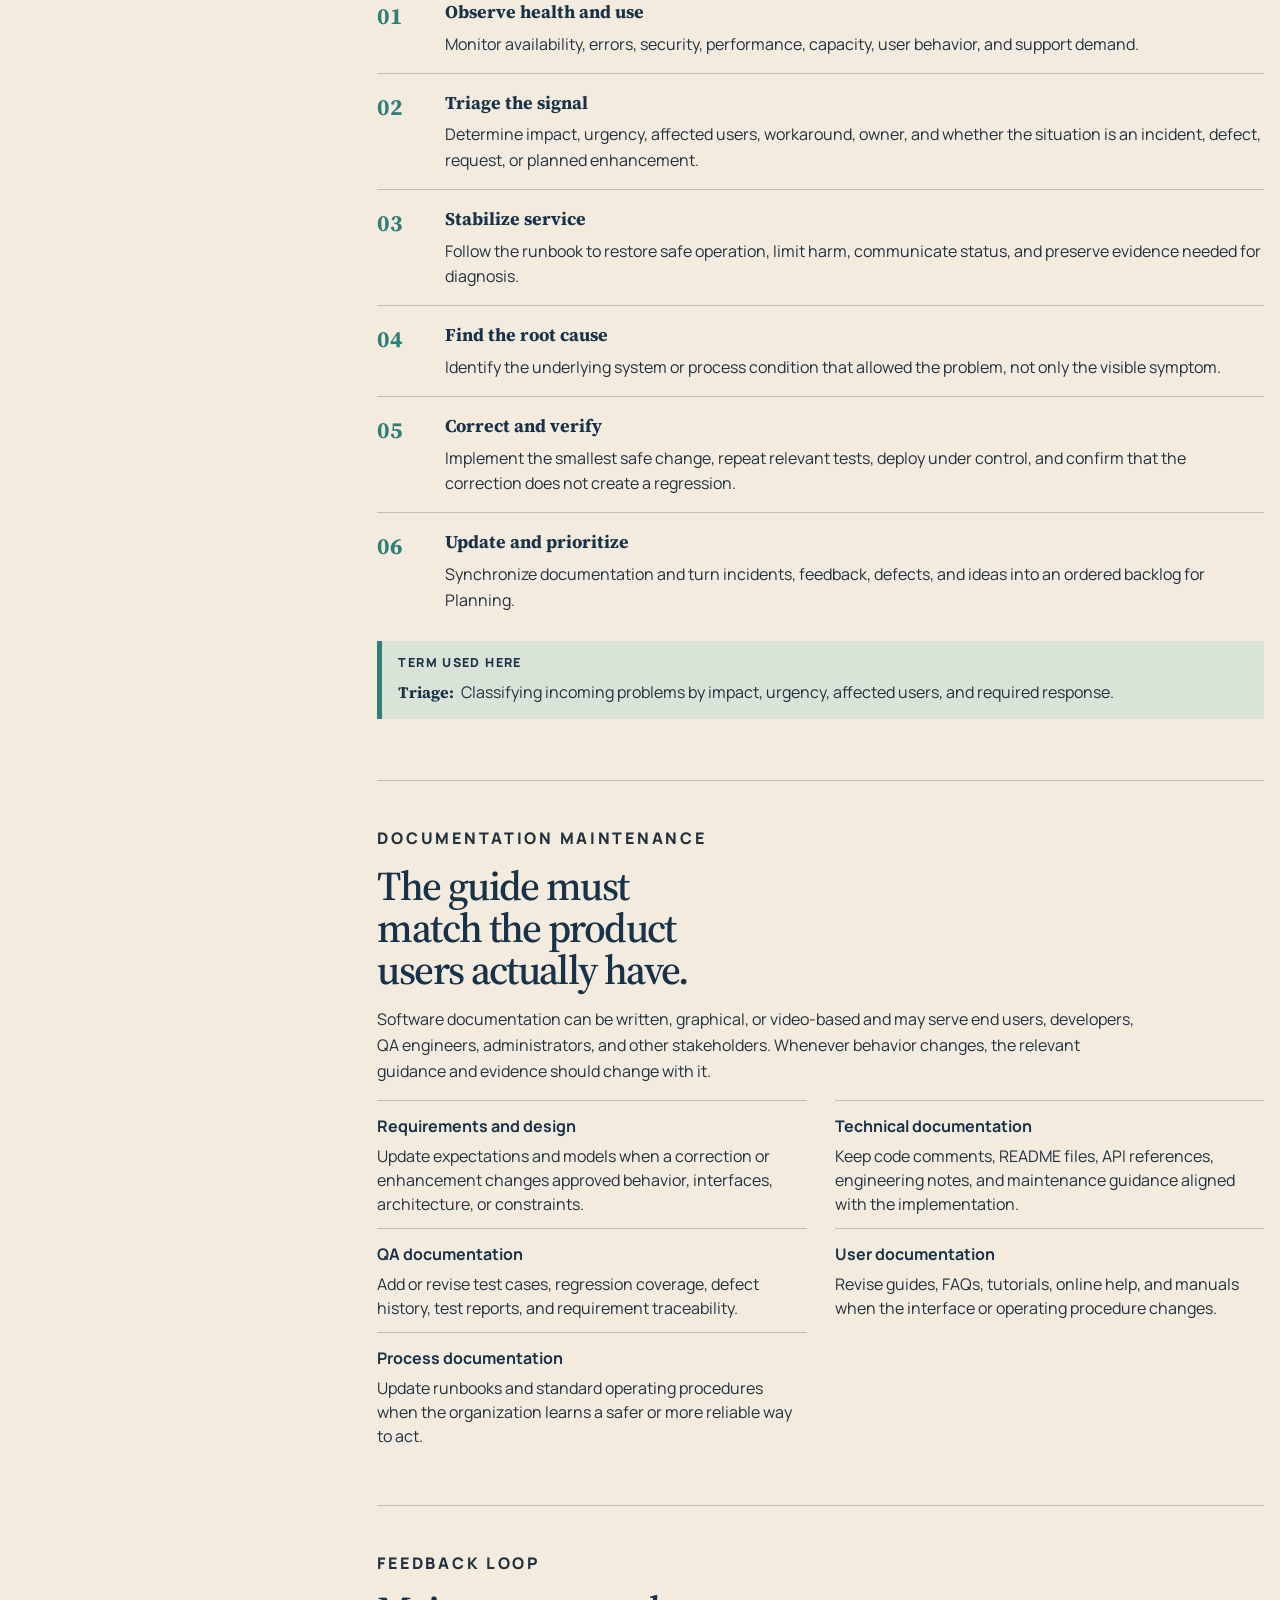
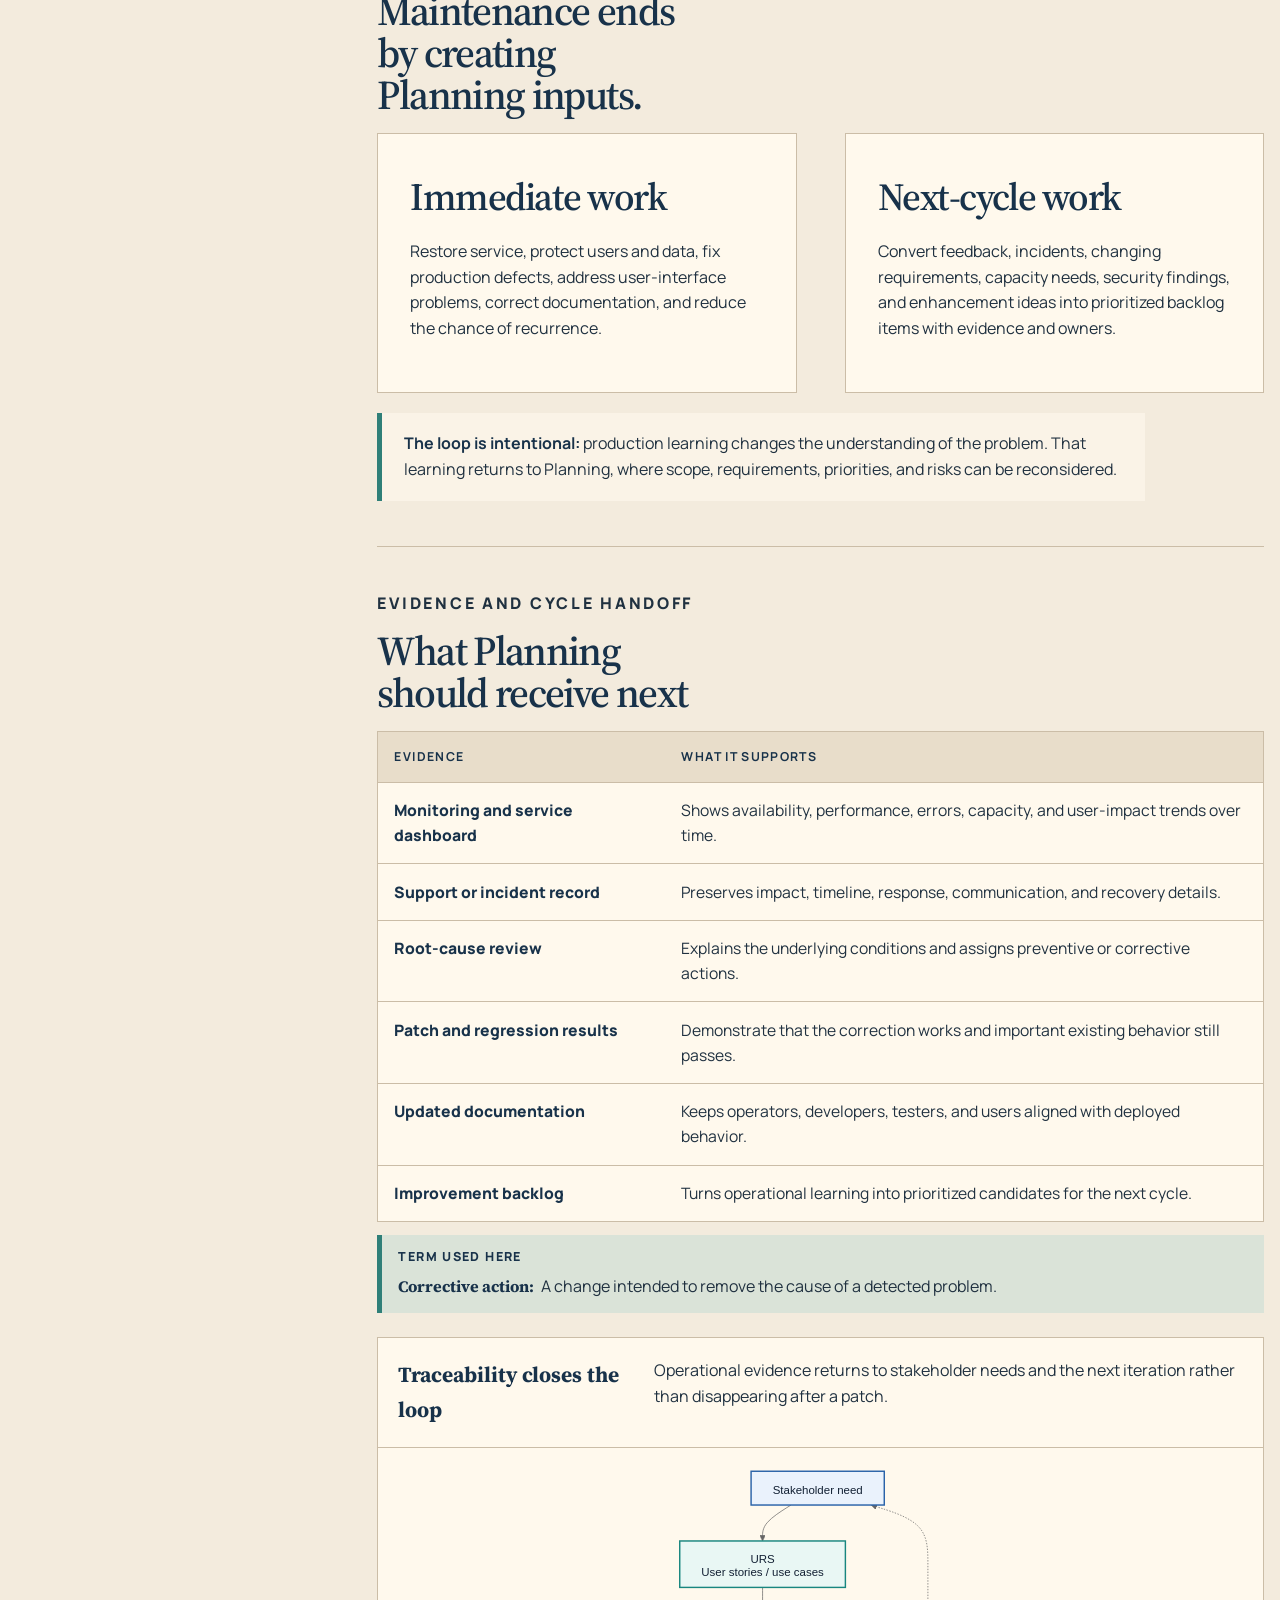
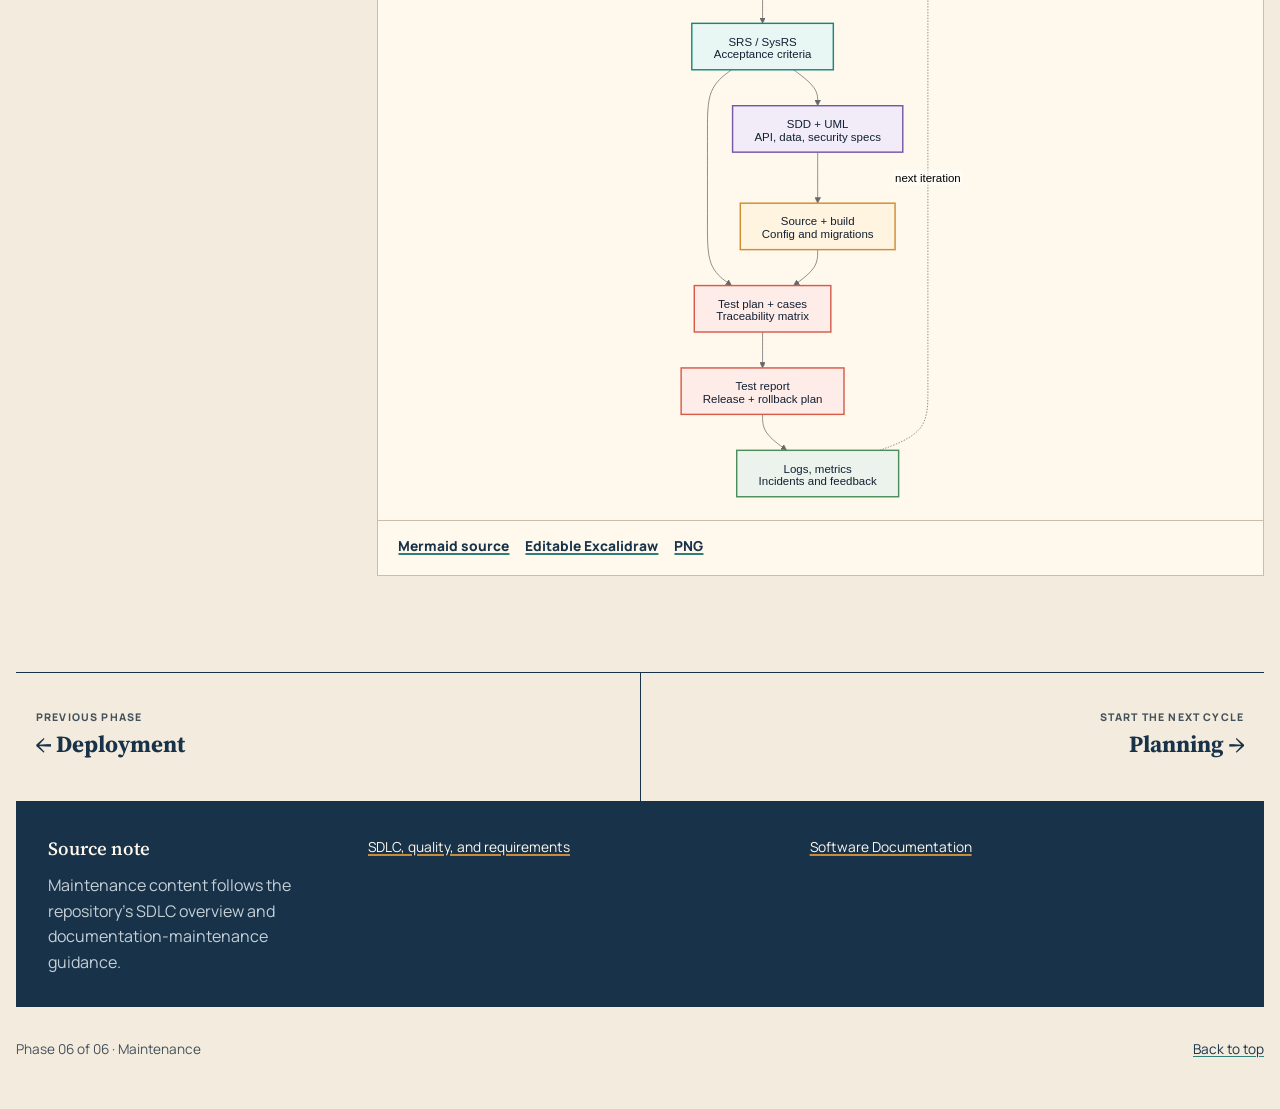
<file: phases/maintenance.html>
<!doctype html>
<html lang="en">
<head>
  <meta charset="utf-8"><meta name="viewport" content="width=device-width, initial-scale=1"><meta name="description" content="Maintenance phase of the SDLC: support, production defects, feedback, documentation, and lifecycle learning."><title>Maintenance · SDLC Field Guide</title>
  <link rel="preconnect" href="https://fonts.googleapis.com"><link rel="preconnect" href="https://fonts.gstatic.com" crossorigin><link href="https://fonts.googleapis.com/css2?family=Manrope:wght@400;600;700;800&family=Source+Serif+4:opsz,wght@8..60,500;8..60,600;8..60,700&display=swap" rel="stylesheet"><link rel="stylesheet" href="../assets/styles.css">
</head>
<body class="phase-page" data-phase="maintenance">
  <a class="skip-link" href="#main-content">Skip to content</a>
  <header class="site-header"><div class="nav-shell"><a class="brand" href="../index.html"><span class="brand-mark" aria-hidden="true">SL</span><span>SDLC Field Guide <small>Repository edition</small></span></a><button class="nav-toggle" type="button" aria-expanded="false" aria-controls="site-navigation" data-nav-toggle>Menu</button><nav class="site-nav" id="site-navigation" aria-label="Primary navigation" data-site-nav><a href="../index.html" data-nav-home>Overview</a><a href="planning.html" data-phase-link="planning">Planning</a><a href="design.html" data-phase-link="design">Design</a><a href="development.html" data-phase-link="development">Development</a><a href="testing.html" data-phase-link="testing">Testing</a><a href="deployment.html" data-phase-link="deployment">Deployment</a><a href="maintenance.html" data-phase-link="maintenance">Maintenance</a></nav></div></header>
  <main id="main-content" class="page-shell">
    <nav class="breadcrumb" aria-label="Breadcrumb"><a href="../index.html">SDLC overview</a><span aria-hidden="true">/</span><span>Maintenance</span></nav>
    <section class="phase-hero" aria-labelledby="phase-title"><div><p class="folio">Phase 06 · Support and learning</p><h1 id="phase-title" data-pretext contenteditable="true" spellcheck="true">Maintenance</h1><p class="phase-summary" data-pretext contenteditable="true" spellcheck="true">Support and improve the deployed product by correcting production defects, addressing usability problems, keeping documentation accurate, and turning feedback into the next planning cycle.</p></div><aside class="phase-stamp" data-number="06"><strong>Question this phase answers</strong><p>What is the live system teaching us, what must be corrected now, and what should become planned work next?</p></aside></section>
    <div class="phase-body">
      <aside class="phase-toc"><h2>On this page</h2><ol><li><a href="#glance">At a glance</a></li><li><a href="#workflow">Maintenance workflow</a></li><li><a href="#documentation">Documentation</a></li><li><a href="#feedback">Feedback loop</a></li><li><a href="#evidence">Evidence and exit</a></li><li><a href="#terms">Terminology</a></li></ol></aside>
      <div class="phase-content">
        <section class="content-section" id="glance"><p class="section-label">At a glance</p><h2>Maintenance makes production part of the lifecycle.</h2><p data-pretext data-pretext-inset="70" contenteditable="true" spellcheck="true">Deployment is not the end of software development. Real users, traffic, failures, security findings, support requests, and changing needs reveal information that no pre-production environment can fully reproduce.</p><div class="at-a-glance"><article class="glance-item"><small>Inputs</small><strong>Production signals</strong><p>Monitoring, incidents, support cases, security findings, user behavior, feedback, defects, and new constraints.</p></article><article class="glance-item"><small>Core work</small><strong>Restore, correct, learn</strong><p>Triage impact, stabilize service, find root cause, implement a safe change, retest, release, and update guidance.</p></article><article class="glance-item"><small>Outputs</small><strong>A safer system and new priorities</strong><p>Incident record, patch, regression evidence, updated runbook and user docs, and a prioritized improvement backlog.</p></article></div></section>
        <section class="content-section" id="workflow"><p class="section-label">Maintenance workflow</p><h2>Operate the service and close the learning loop</h2><ol class="step-list"><li><div><strong>Observe health and use</strong><span>Monitor availability, errors, security, performance, capacity, user behavior, and support demand.</span></div></li><li><div><strong>Triage the signal</strong><span>Determine impact, urgency, affected users, workaround, owner, and whether the situation is an incident, defect, request, or planned enhancement.</span></div></li><li><div><strong>Stabilize service</strong><span>Follow the runbook to restore safe operation, limit harm, communicate status, and preserve evidence needed for diagnosis.</span></div></li><li><div><strong>Find the root cause</strong><span>Identify the underlying system or process condition that allowed the problem, not only the visible symptom.</span></div></li><li><div><strong>Correct and verify</strong><span>Implement the smallest safe change, repeat relevant tests, deploy under control, and confirm that the correction does not create a regression.</span></div></li><li><div><strong>Update and prioritize</strong><span>Synchronize documentation and turn incidents, feedback, defects, and ideas into an ordered backlog for Planning.</span></div></li></ol></section>
        <section class="content-section" id="documentation"><p class="section-label">Documentation maintenance</p><h2>The guide must match the product users actually have.</h2><p>Software documentation can be written, graphical, or video-based and may serve end users, developers, QA engineers, administrators, and other stakeholders. Whenever behavior changes, the relevant guidance and evidence should change with it.</p><ul class="plain-list"><li><strong>Requirements and design</strong><span>Update expectations and models when a correction or enhancement changes approved behavior, interfaces, architecture, or constraints.</span></li><li><strong>Technical documentation</strong><span>Keep code comments, README files, API references, engineering notes, and maintenance guidance aligned with the implementation.</span></li><li><strong>QA documentation</strong><span>Add or revise test cases, regression coverage, defect history, test reports, and requirement traceability.</span></li><li><strong>User documentation</strong><span>Revise guides, FAQs, tutorials, online help, and manuals when the interface or operating procedure changes.</span></li><li><strong>Process documentation</strong><span>Update runbooks and standard operating procedures when the organization learns a safer or more reliable way to act.</span></li></ul></section>
        <section class="content-section" id="feedback"><p class="section-label">Feedback loop</p><h2>Maintenance ends by creating Planning inputs.</h2><div class="outside-grid"><article class="editorial-panel"><h3>Immediate work</h3><p>Restore service, protect users and data, fix production defects, address user-interface problems, correct documentation, and reduce the chance of recurrence.</p></article><article class="editorial-panel"><h3>Next-cycle work</h3><p>Convert feedback, incidents, changing requirements, capacity needs, security findings, and enhancement ideas into prioritized backlog items with evidence and owners.</p></article></div><p class="callout"><strong>The loop is intentional:</strong> production learning changes the understanding of the problem. That learning returns to Planning, where scope, requirements, priorities, and risks can be reconsidered.</p></section>
        <section class="content-section" id="evidence"><p class="section-label">Evidence and cycle handoff</p><h2>What Planning should receive next</h2><div class="table-wrap" tabindex="0" role="region" aria-label="Maintenance evidence"><table class="evidence-table"><thead><tr><th scope="col">Evidence</th><th scope="col">What it supports</th></tr></thead><tbody><tr><td>Monitoring and service dashboard</td><td>Shows availability, performance, errors, capacity, and user-impact trends over time.</td></tr><tr><td>Support or incident record</td><td>Preserves impact, timeline, response, communication, and recovery details.</td></tr><tr><td>Root-cause review</td><td>Explains the underlying conditions and assigns preventive or corrective actions.</td></tr><tr><td>Patch and regression results</td><td>Demonstrate that the correction works and important existing behavior still passes.</td></tr><tr><td>Updated documentation</td><td>Keeps operators, developers, testers, and users aligned with deployed behavior.</td></tr><tr><td>Improvement backlog</td><td>Turns operational learning into prioritized candidates for the next cycle.</td></tr></tbody></table></div><div class="diagram-card"><div class="diagram-copy"><h3>Traceability closes the loop</h3><p>Operational evidence returns to stakeholder needs and the next iteration rather than disappearing after a patch.</p></div><img src="../diagrams/artifact-traceability-flow.svg" alt="Flow from stakeholder need through development and operations back to the next iteration"><div class="diagram-links"><a href="../diagrams/artifact-traceability-flow.mmd">Mermaid source</a><a href="../diagrams/artifact-traceability-flow.excalidraw">Editable Excalidraw</a><a href="../diagrams/artifact-traceability-flow.png">PNG</a></div></div></section>
        <section class="content-section" id="terms"><p class="section-label">Plain-language terminology</p><h2>Terms used in Maintenance</h2><dl class="term-grid"><div class="term"><dt>Monitoring</dt><dd>Continuously observing a system’s health and behavior so changes and failures can be detected.</dd></div><div class="term"><dt>Telemetry</dt><dd>Data emitted by a running system to describe its operation and use.</dd></div><div class="term"><dt>Log</dt><dd>A time-ordered record of events and messages produced by software or infrastructure.</dd></div><div class="term"><dt>Metric</dt><dd>A numeric measurement tracked over time, such as error rate, latency, or request volume.</dd></div><div class="term"><dt>Trace</dt><dd>A record that follows one request or operation across multiple components or services.</dd></div><div class="term"><dt>Incident</dt><dd>An event that disrupts or degrades a service and requires a coordinated response.</dd></div><div class="term"><dt>Triage</dt><dd>Classifying incoming problems by impact, urgency, affected users, and required response.</dd></div><div class="term"><dt>Root cause</dt><dd>The underlying condition that allowed a problem to occur, beyond the visible symptom.</dd></div><div class="term"><dt>Patch</dt><dd>A focused software change released to correct a defect or vulnerability.</dd></div><div class="term"><dt>Runbook</dt><dd>Step-by-step operational guidance for responding to a known situation or performing a routine action.</dd></div><div class="term"><dt>Service objective</dt><dd>A measurable target for service behavior, such as availability, response time, or recovery time.</dd></div><div class="term"><dt>Backlog</dt><dd>An ordered list of defects, improvements, requests, and planned work.</dd></div><div class="term"><dt>Regression</dt><dd>An existing behavior that stops working because of a later change.</dd></div><div class="term"><dt>Corrective action</dt><dd>A change intended to remove the cause of a detected problem.</dd></div><div class="term"><dt>Preventive action</dt><dd>A change intended to reduce the chance that a similar problem will occur in the future.</dd></div></dl></section>
      </div>
    </div>
    <nav class="phase-pagination" aria-label="Phase navigation"><a href="deployment.html"><small>Previous phase</small><strong>← Deployment</strong></a><a href="planning.html"><small>Start the next cycle</small><strong>Planning →</strong></a></nav>
    <section class="source-strip" aria-label="Source note"><div><h3>Source note</h3><p>Maintenance content follows the repository’s SDLC overview and documentation-maintenance guidance.</p></div><ul class="source-links"><li><a href="https://github.com/zhiyuan-95/Full-stack-Software-Developer/blob/main/Introduction%20to%20Software%20Engineering/The%20SDE%20lifecycle/Overview%20of%20Software%20Engineer.md">SDLC, quality, and requirements</a></li><li><a href="https://github.com/zhiyuan-95/Full-stack-Software-Developer/blob/main/Introduction%20to%20Software%20Engineering/The%20SDE%20lifecycle/Documentation.md">Software Documentation</a></li></ul></section>
  </main>
  <footer class="site-footer"><div class="footer-inner"><span>Phase 06 of 06 · Maintenance</span><a href="#main-content">Back to top</a></div></footer><script type="module" src="../assets/site.js?v=2"></script>
</body>
</html>
</file>
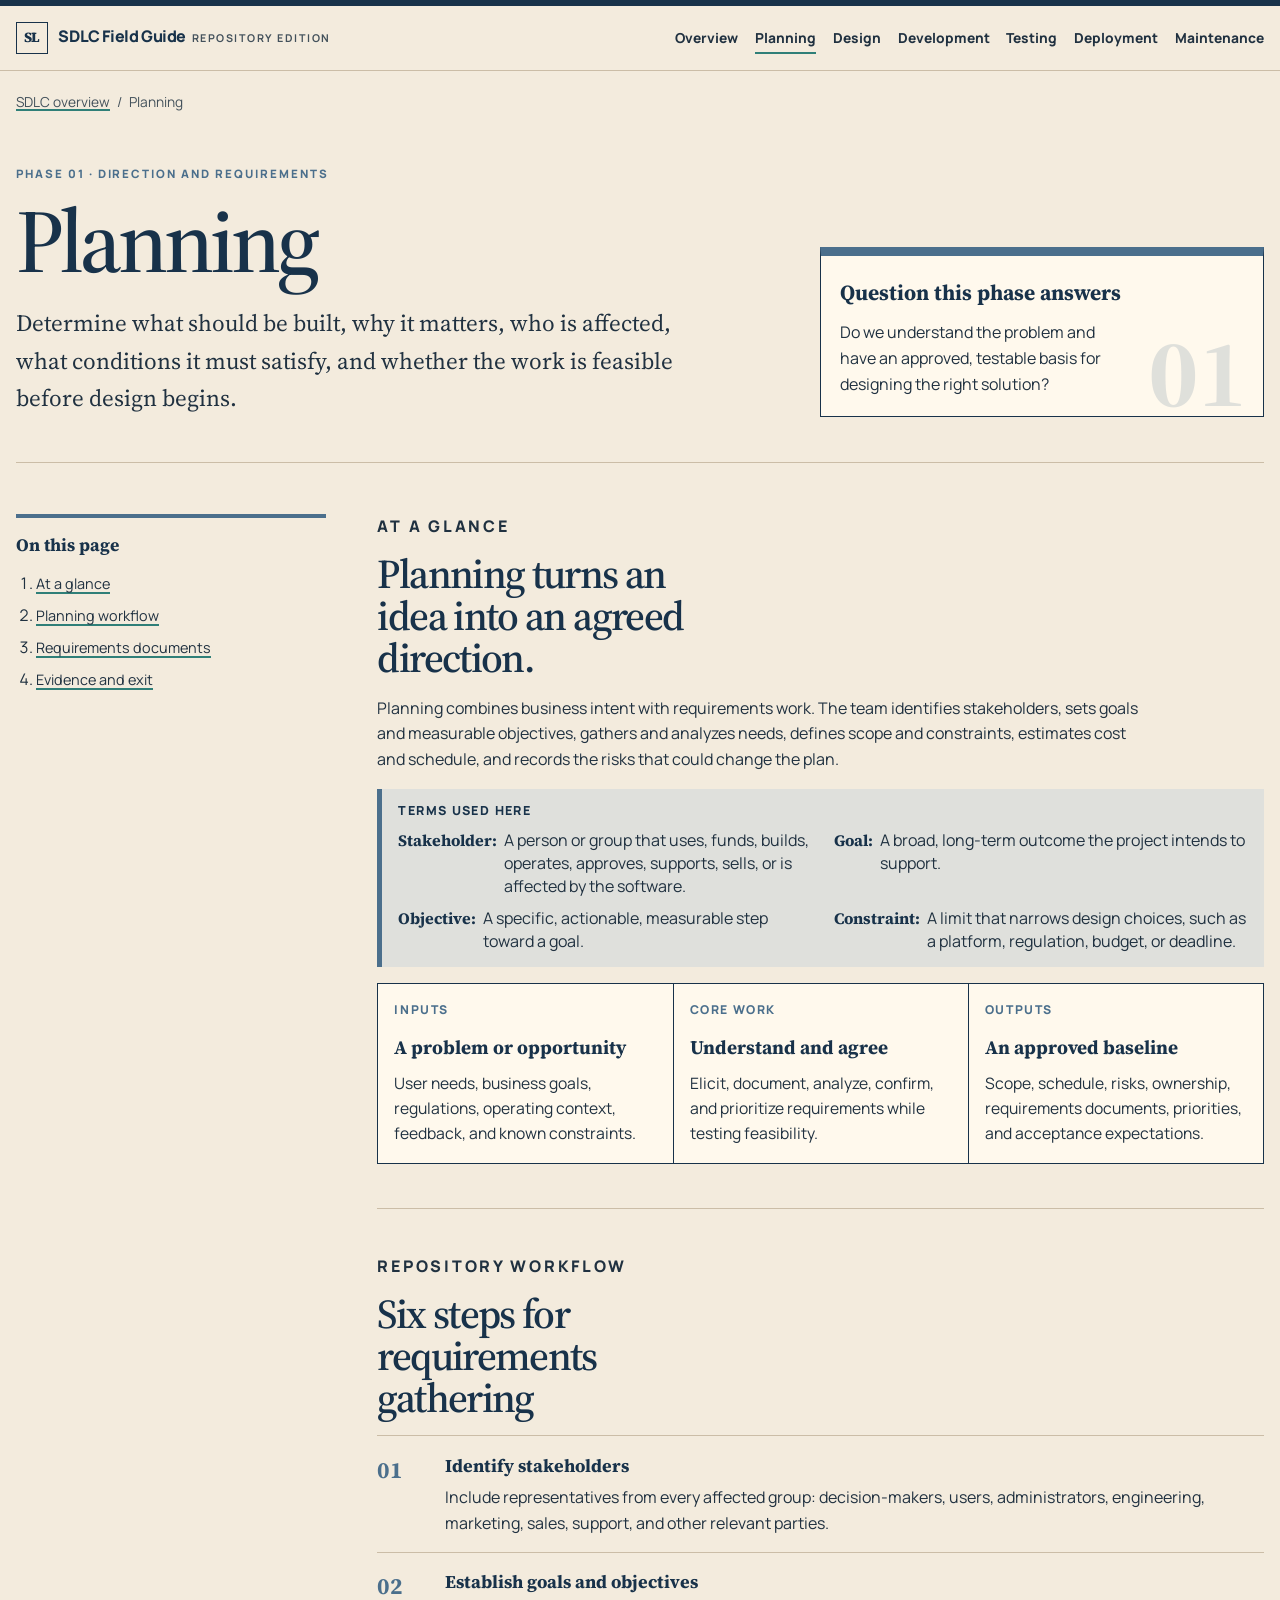
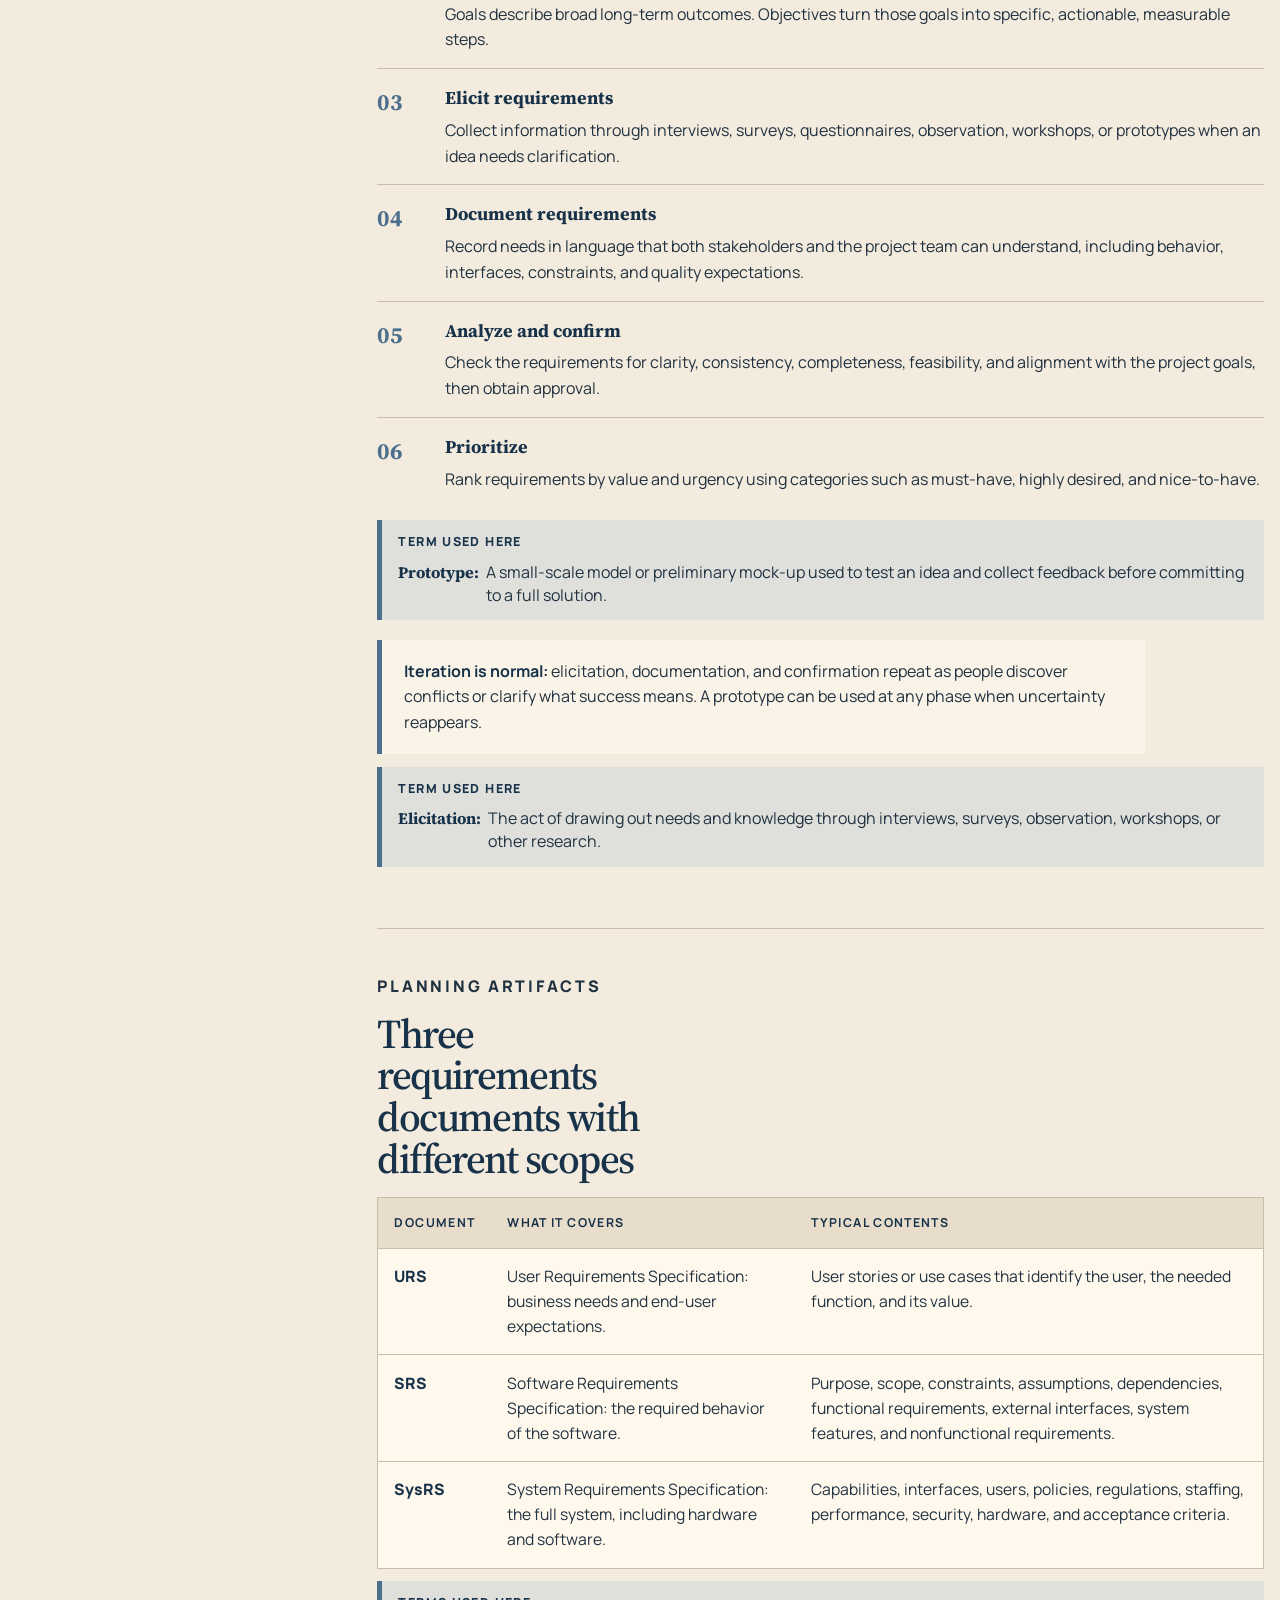
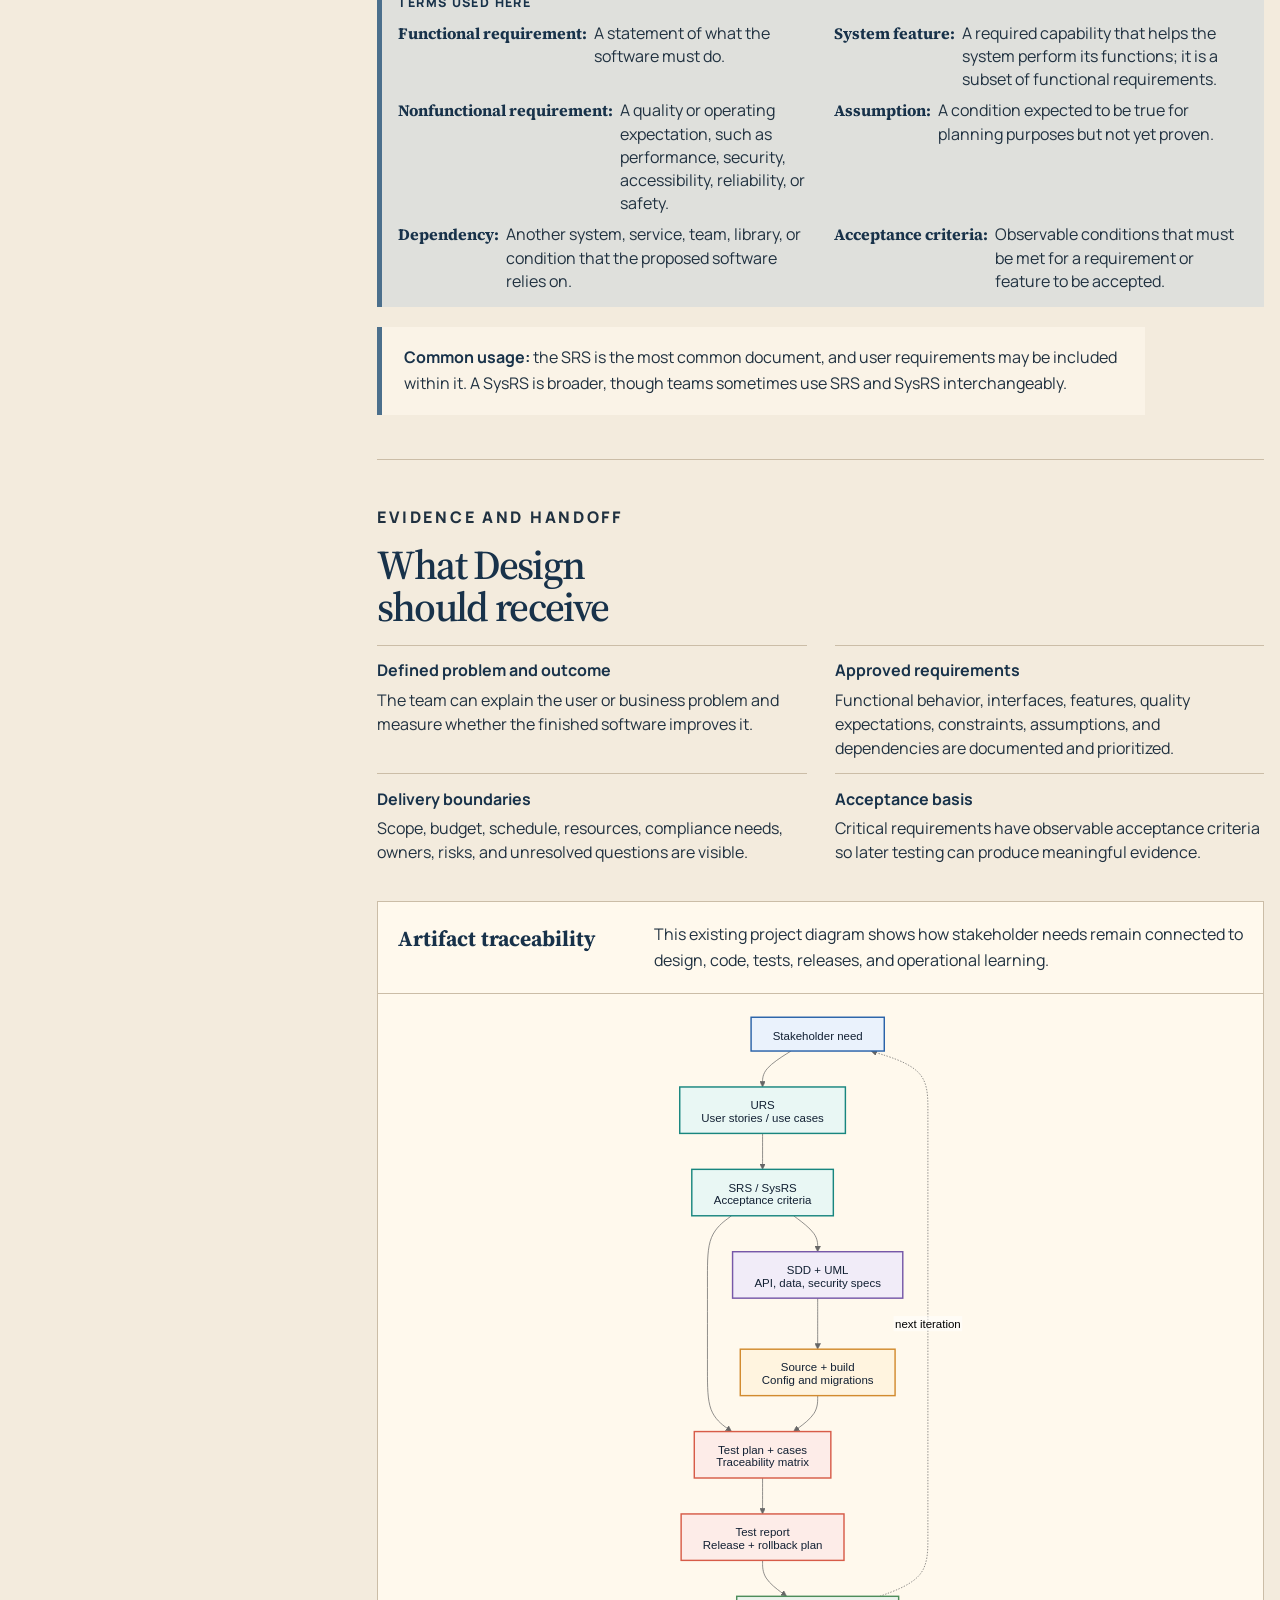
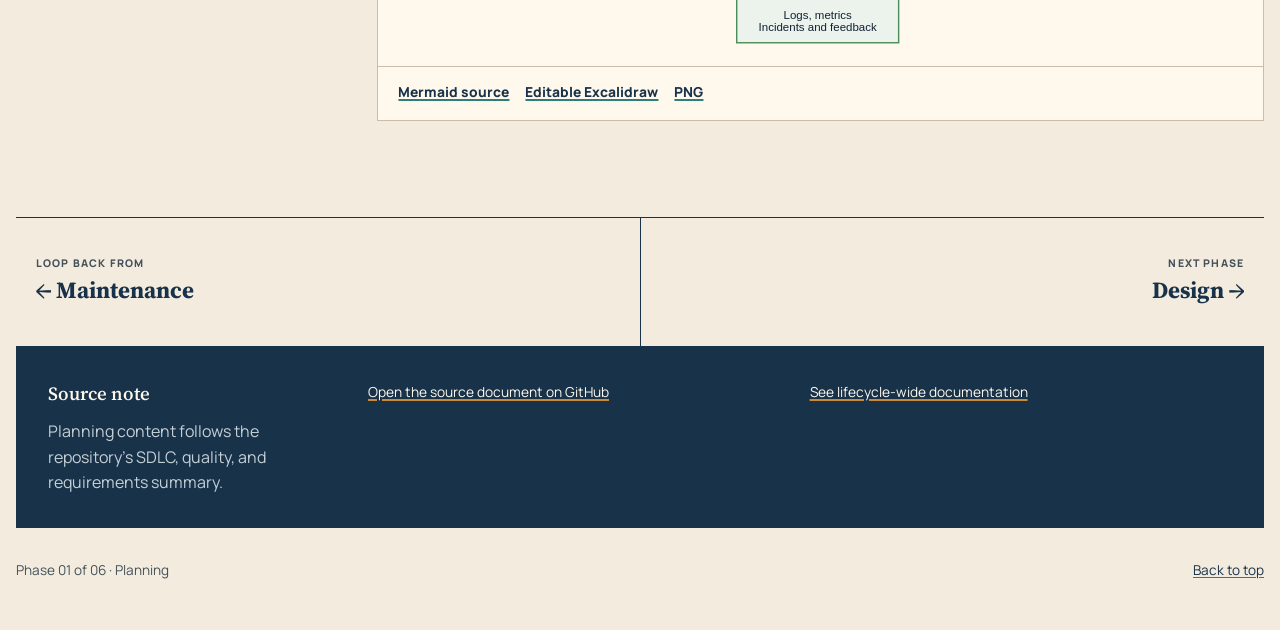
<file: phases/planning.html>
<!doctype html>
<html lang="en">
<head>
  <meta charset="utf-8">
  <meta name="viewport" content="width=device-width, initial-scale=1">
  <meta name="description" content="Planning phase of the SDLC: stakeholders, goals, requirements, scope, risk, and approval.">
  <title>Planning · SDLC Field Guide</title>
  <link rel="preconnect" href="https://fonts.googleapis.com">
  <link rel="preconnect" href="https://fonts.gstatic.com" crossorigin>
  <link href="https://fonts.googleapis.com/css2?family=Manrope:wght@400;600;700;800&family=Source+Serif+4:opsz,wght@8..60,500;8..60,600;8..60,700&display=swap" rel="stylesheet">
  <link rel="stylesheet" href="../assets/styles.css">
</head>
<body class="phase-page" data-phase="planning">
  <a class="skip-link" href="#main-content">Skip to content</a>
  <header class="site-header">
    <div class="nav-shell">
      <a class="brand" href="../index.html"><span class="brand-mark" aria-hidden="true">SL</span><span>SDLC Field Guide <small>Repository edition</small></span></a>
      <button class="nav-toggle" type="button" aria-expanded="false" aria-controls="site-navigation" data-nav-toggle>Menu</button>
      <nav class="site-nav" id="site-navigation" aria-label="Primary navigation" data-site-nav>
        <a href="../index.html" data-nav-home>Overview</a><a href="planning.html" data-phase-link="planning">Planning</a><a href="design.html" data-phase-link="design">Design</a><a href="development.html" data-phase-link="development">Development</a><a href="testing.html" data-phase-link="testing">Testing</a><a href="deployment.html" data-phase-link="deployment">Deployment</a><a href="maintenance.html" data-phase-link="maintenance">Maintenance</a>
      </nav>
    </div>
  </header>

  <main id="main-content" class="page-shell">
    <nav class="breadcrumb" aria-label="Breadcrumb"><a href="../index.html">SDLC overview</a><span aria-hidden="true">/</span><span>Planning</span></nav>
    <section class="phase-hero" aria-labelledby="phase-title">
      <div>
        <p class="folio">Phase 01 · Direction and requirements</p>
        <h1 id="phase-title" data-pretext contenteditable="true" spellcheck="true">Planning</h1>
        <p class="phase-summary" data-pretext contenteditable="true" spellcheck="true">Determine what should be built, why it matters, who is affected, what conditions it must satisfy, and whether the work is feasible before design begins.</p>
      </div>
      <aside class="phase-stamp" data-number="01"><strong>Question this phase answers</strong><p>Do we understand the problem and have an approved, testable basis for designing the right solution?</p></aside>
    </section>

    <div class="phase-body">
      <aside class="phase-toc"><h2>On this page</h2><ol><li><a href="#glance">At a glance</a></li><li><a href="#workflow">Planning workflow</a></li><li><a href="#requirements">Requirements documents</a></li><li><a href="#evidence">Evidence and exit</a></li><li><a href="#terms">Terminology</a></li></ol></aside>
      <div class="phase-content">
        <section class="content-section" id="glance">
          <p class="section-label">At a glance</p><h2>Planning turns an idea into an agreed direction.</h2>
          <p data-pretext data-pretext-inset="70" contenteditable="true" spellcheck="true">Planning combines business intent with requirements work. The team identifies stakeholders, sets goals and measurable objectives, gathers and analyzes needs, defines scope and constraints, estimates cost and schedule, and records the risks that could change the plan.</p>
          <div class="at-a-glance">
            <article class="glance-item"><small>Inputs</small><strong>A problem or opportunity</strong><p>User needs, business goals, regulations, operating context, feedback, and known constraints.</p></article>
            <article class="glance-item"><small>Core work</small><strong>Understand and agree</strong><p>Elicit, document, analyze, confirm, and prioritize requirements while testing feasibility.</p></article>
            <article class="glance-item"><small>Outputs</small><strong>An approved baseline</strong><p>Scope, schedule, risks, ownership, requirements documents, priorities, and acceptance expectations.</p></article>
          </div>
        </section>

        <section class="content-section" id="workflow">
          <p class="section-label">Repository workflow</p><h2>Six steps for requirements gathering</h2>
          <ol class="step-list">
            <li><div><strong>Identify stakeholders</strong><span>Include representatives from every affected group: decision-makers, users, administrators, engineering, marketing, sales, support, and other relevant parties.</span></div></li>
            <li><div><strong>Establish goals and objectives</strong><span>Goals describe broad long-term outcomes. Objectives turn those goals into specific, actionable, measurable steps.</span></div></li>
            <li><div><strong>Elicit requirements</strong><span>Collect information through interviews, surveys, questionnaires, observation, workshops, or prototypes when an idea needs clarification.</span></div></li>
            <li><div><strong>Document requirements</strong><span>Record needs in language that both stakeholders and the project team can understand, including behavior, interfaces, constraints, and quality expectations.</span></div></li>
            <li><div><strong>Analyze and confirm</strong><span>Check the requirements for clarity, consistency, completeness, feasibility, and alignment with the project goals, then obtain approval.</span></div></li>
            <li><div><strong>Prioritize</strong><span>Rank requirements by value and urgency using categories such as must-have, highly desired, and nice-to-have.</span></div></li>
          </ol>
          <p class="callout"><strong>Iteration is normal:</strong> elicitation, documentation, and confirmation repeat as people discover conflicts or clarify what success means. A prototype can be used at any phase when uncertainty reappears.</p>
        </section>

        <section class="content-section" id="requirements">
          <p class="section-label">Planning artifacts</p><h2>Three requirements documents with different scopes</h2>
          <div class="table-wrap" tabindex="0" role="region" aria-label="Requirements document comparison">
            <table class="evidence-table">
              <thead><tr><th scope="col">Document</th><th scope="col">What it covers</th><th scope="col">Typical contents</th></tr></thead>
              <tbody>
                <tr><td>URS</td><td>User Requirements Specification: business needs and end-user expectations.</td><td>User stories or use cases that identify the user, the needed function, and its value.</td></tr>
                <tr><td>SRS</td><td>Software Requirements Specification: the required behavior of the software.</td><td>Purpose, scope, constraints, assumptions, dependencies, functional requirements, external interfaces, system features, and nonfunctional requirements.</td></tr>
                <tr><td>SysRS</td><td>System Requirements Specification: the full system, including hardware and software.</td><td>Capabilities, interfaces, users, policies, regulations, staffing, performance, security, hardware, and acceptance criteria.</td></tr>
              </tbody>
            </table>
          </div>
          <p class="callout"><strong>Common usage:</strong> the SRS is the most common document, and user requirements may be included within it. A SysRS is broader, though teams sometimes use SRS and SysRS interchangeably.</p>
        </section>

        <section class="content-section" id="evidence">
          <p class="section-label">Evidence and handoff</p><h2>What Design should receive</h2>
          <ul class="plain-list">
            <li><strong>Defined problem and outcome</strong><span>The team can explain the user or business problem and measure whether the finished software improves it.</span></li>
            <li><strong>Approved requirements</strong><span>Functional behavior, interfaces, features, quality expectations, constraints, assumptions, and dependencies are documented and prioritized.</span></li>
            <li><strong>Delivery boundaries</strong><span>Scope, budget, schedule, resources, compliance needs, owners, risks, and unresolved questions are visible.</span></li>
            <li><strong>Acceptance basis</strong><span>Critical requirements have observable acceptance criteria so later testing can produce meaningful evidence.</span></li>
          </ul>
          <div class="diagram-card">
            <div class="diagram-copy"><h3>Artifact traceability</h3><p>This existing project diagram shows how stakeholder needs remain connected to design, code, tests, releases, and operational learning.</p></div>
            <img src="../diagrams/artifact-traceability-flow.svg" alt="Flow from stakeholder need through requirements, design, build, test, release, operations, and the next iteration">
            <div class="diagram-links"><a href="../diagrams/artifact-traceability-flow.mmd">Mermaid source</a><a href="../diagrams/artifact-traceability-flow.excalidraw">Editable Excalidraw</a><a href="../diagrams/artifact-traceability-flow.png">PNG</a></div>
          </div>
        </section>

        <section class="content-section" id="terms">
          <p class="section-label">Plain-language terminology</p><h2>Terms used in Planning</h2>
          <dl class="term-grid">
            <div class="term"><dt>Stakeholder</dt><dd>A person or group that uses, funds, builds, operates, approves, supports, sells, or is affected by the software.</dd></div>
            <div class="term"><dt>Goal</dt><dd>A broad, long-term outcome the project intends to support.</dd></div>
            <div class="term"><dt>Objective</dt><dd>A specific, actionable, measurable step toward a goal.</dd></div>
            <div class="term"><dt>Elicitation</dt><dd>The act of drawing out needs and knowledge through interviews, surveys, observation, workshops, or other research.</dd></div>
            <div class="term"><dt>Functional requirement</dt><dd>A statement of what the software must do.</dd></div>
            <div class="term"><dt>External-interface requirement</dt><dd>A rule for how the software interacts with a person, hardware device, or another software system.</dd></div>
            <div class="term"><dt>System feature</dt><dd>A required capability that helps the system perform its functions; it is a subset of functional requirements.</dd></div>
            <div class="term"><dt>Nonfunctional requirement</dt><dd>A quality or operating expectation, such as performance, security, accessibility, reliability, or safety.</dd></div>
            <div class="term"><dt>Constraint</dt><dd>A limit that narrows design choices, such as a platform, regulation, budget, or deadline.</dd></div>
            <div class="term"><dt>Assumption</dt><dd>A condition expected to be true for planning purposes but not yet proven.</dd></div>
            <div class="term"><dt>Dependency</dt><dd>Another system, service, team, library, or condition that the proposed software relies on.</dd></div>
            <div class="term"><dt>Acceptance criteria</dt><dd>Observable conditions that must be met for a requirement or feature to be accepted.</dd></div>
            <div class="term"><dt>Prototype</dt><dd>A small-scale model or preliminary mock-up used to test an idea and collect feedback before committing to a full solution.</dd></div>
          </dl>
        </section>
      </div>
    </div>

    <nav class="phase-pagination" aria-label="Phase navigation"><a href="maintenance.html"><small>Loop back from</small><strong>← Maintenance</strong></a><a href="design.html"><small>Next phase</small><strong>Design →</strong></a></nav>
    <section class="source-strip" aria-label="Source note"><div><h3>Source note</h3><p>Planning content follows the repository’s SDLC, quality, and requirements summary.</p></div><ul class="source-links"><li><a href="https://github.com/zhiyuan-95/Full-stack-Software-Developer/blob/main/Introduction%20to%20Software%20Engineering/The%20SDE%20lifecycle/Overview%20of%20Software%20Engineer.md">Open the source document on GitHub</a></li><li><a href="../index.html#documentation">See lifecycle-wide documentation</a></li></ul></section>
  </main>
  <footer class="site-footer"><div class="footer-inner"><span>Phase 01 of 06 · Planning</span><a href="#main-content">Back to top</a></div></footer>
  <script type="module" src="../assets/site.js?v=2"></script>
</body>
</html>
</file>
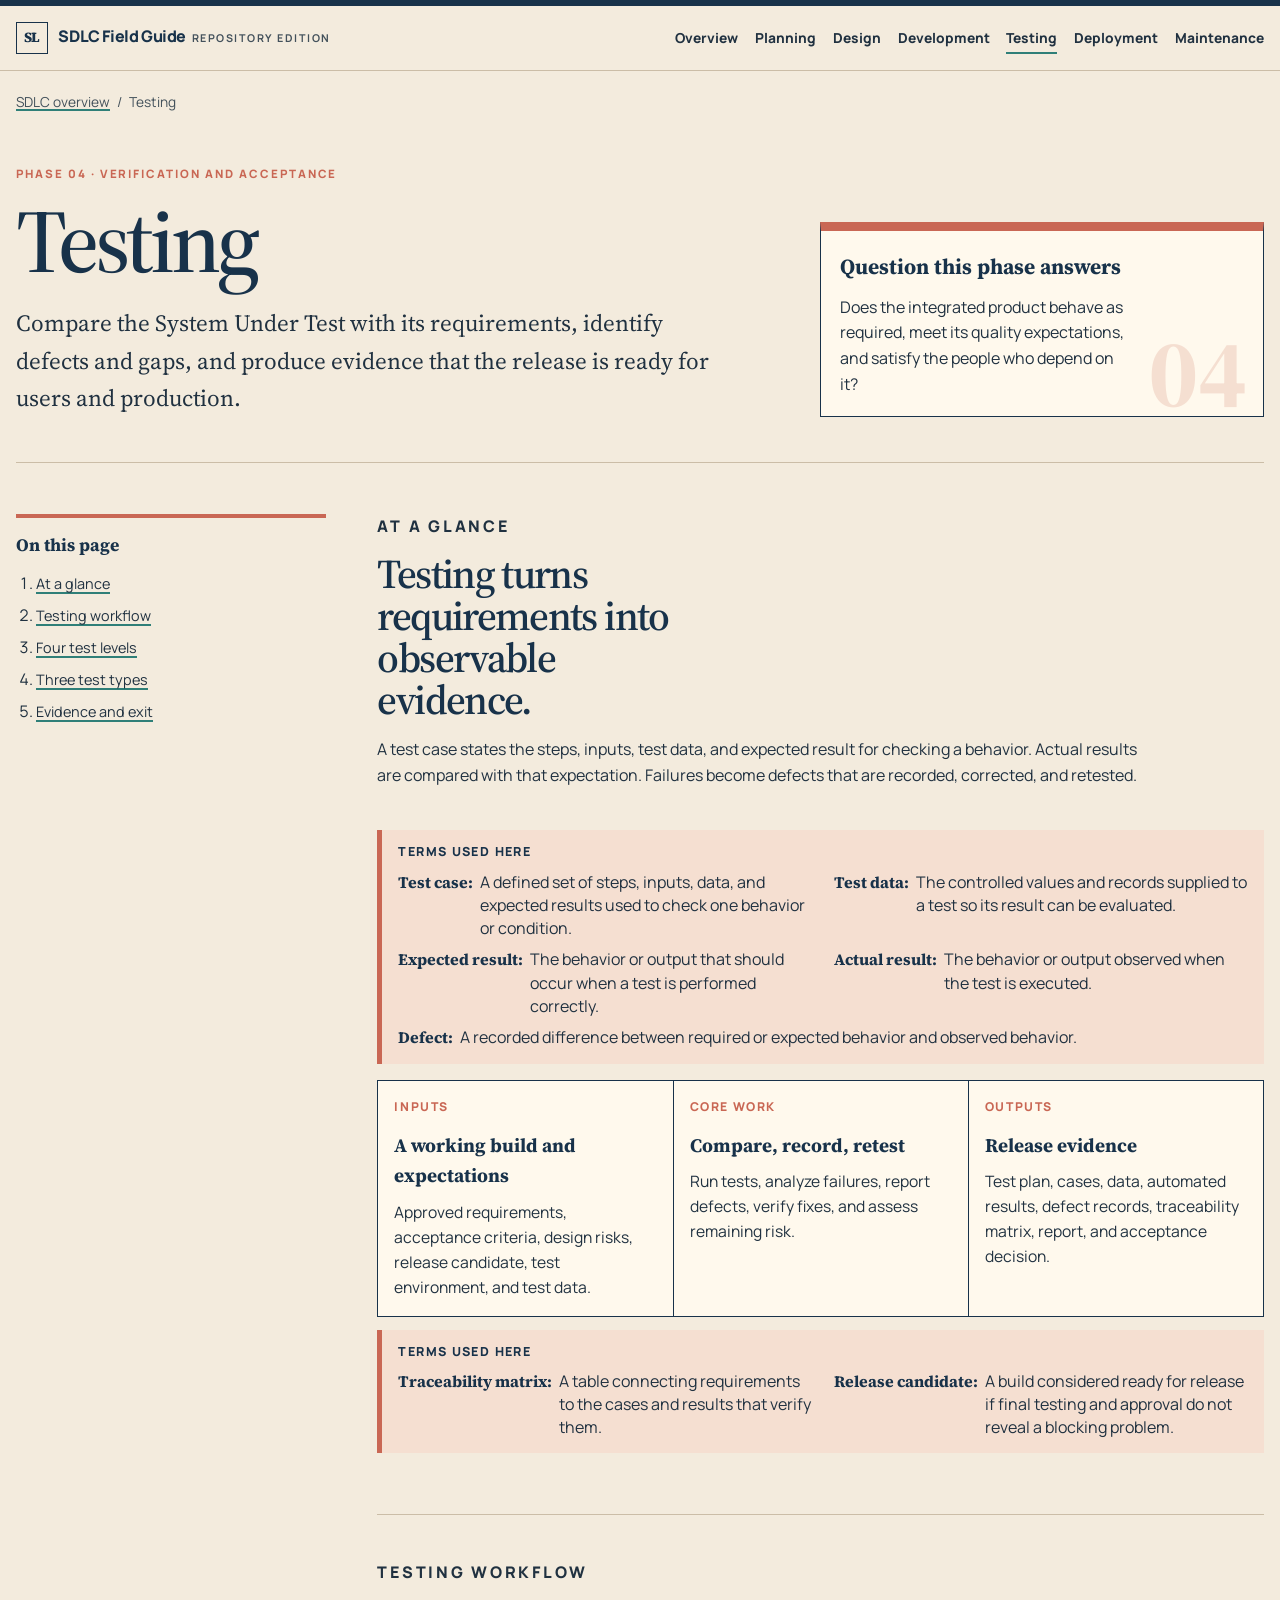
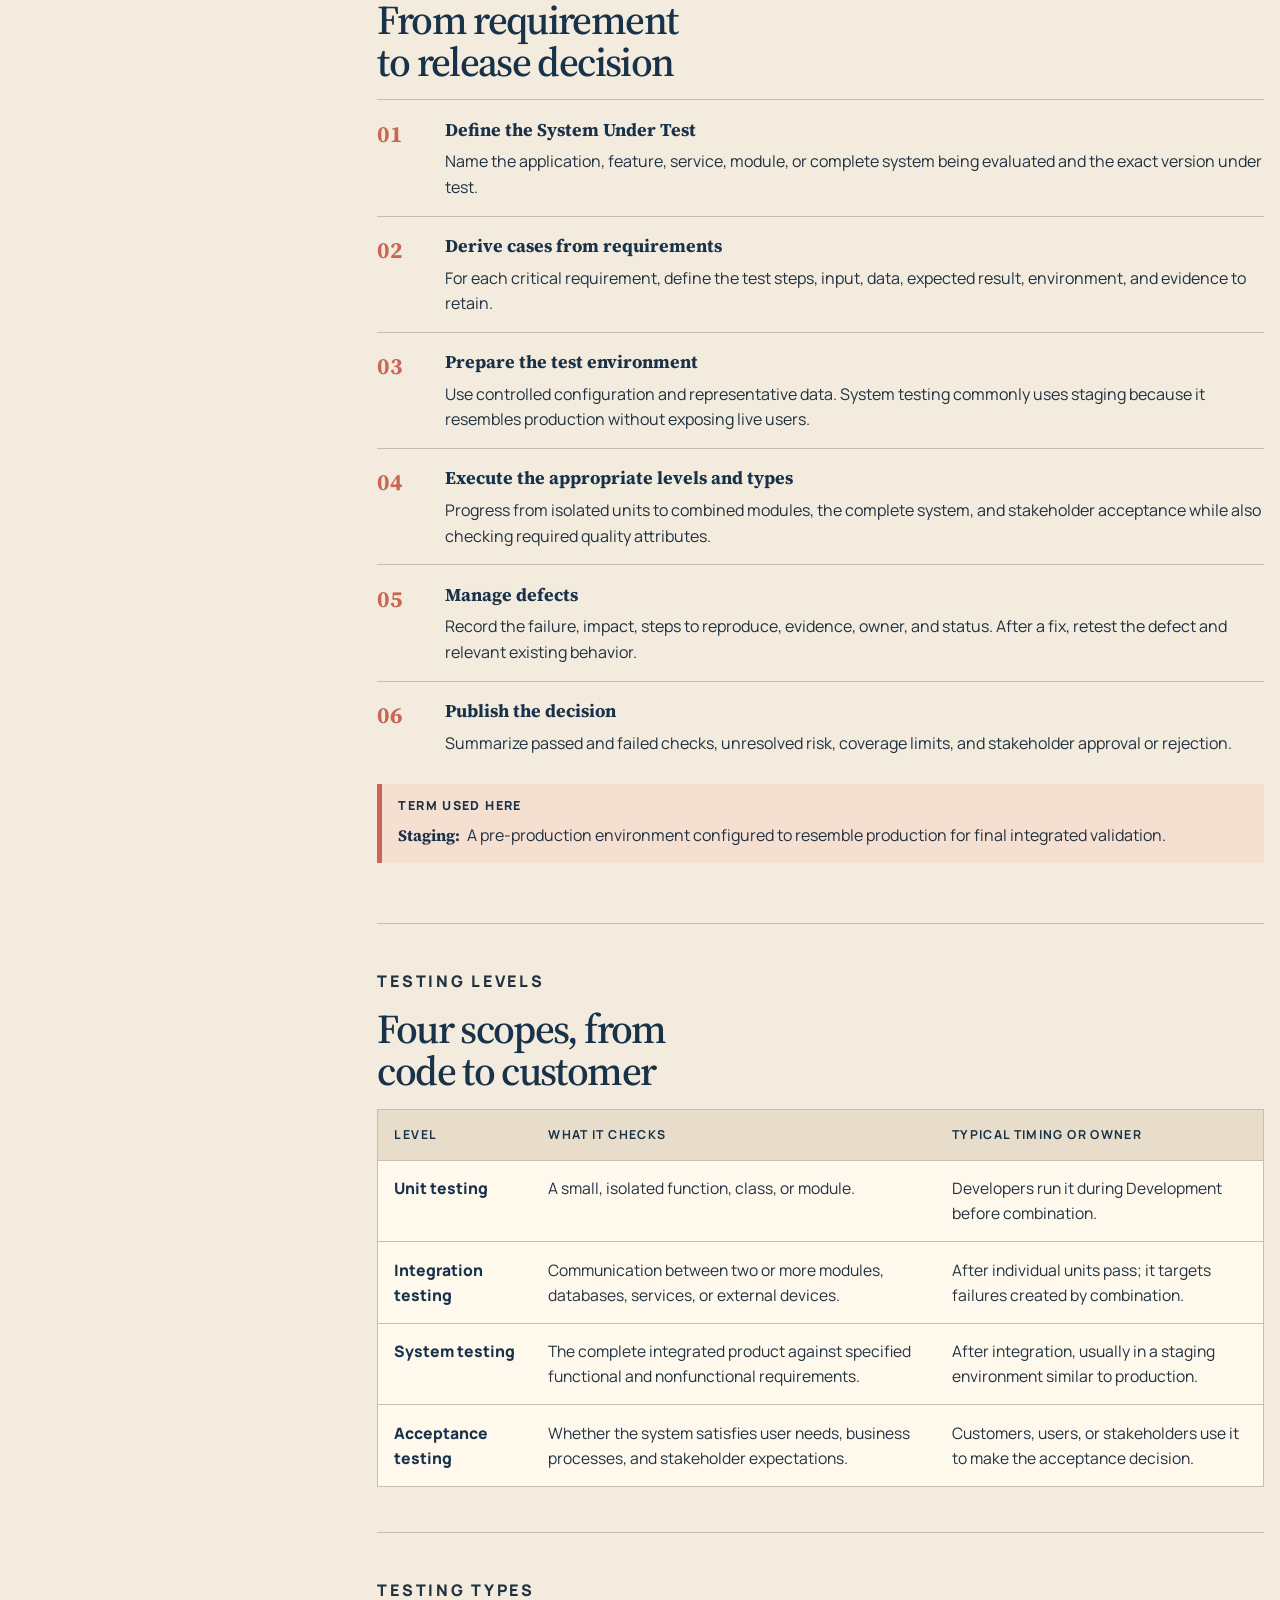
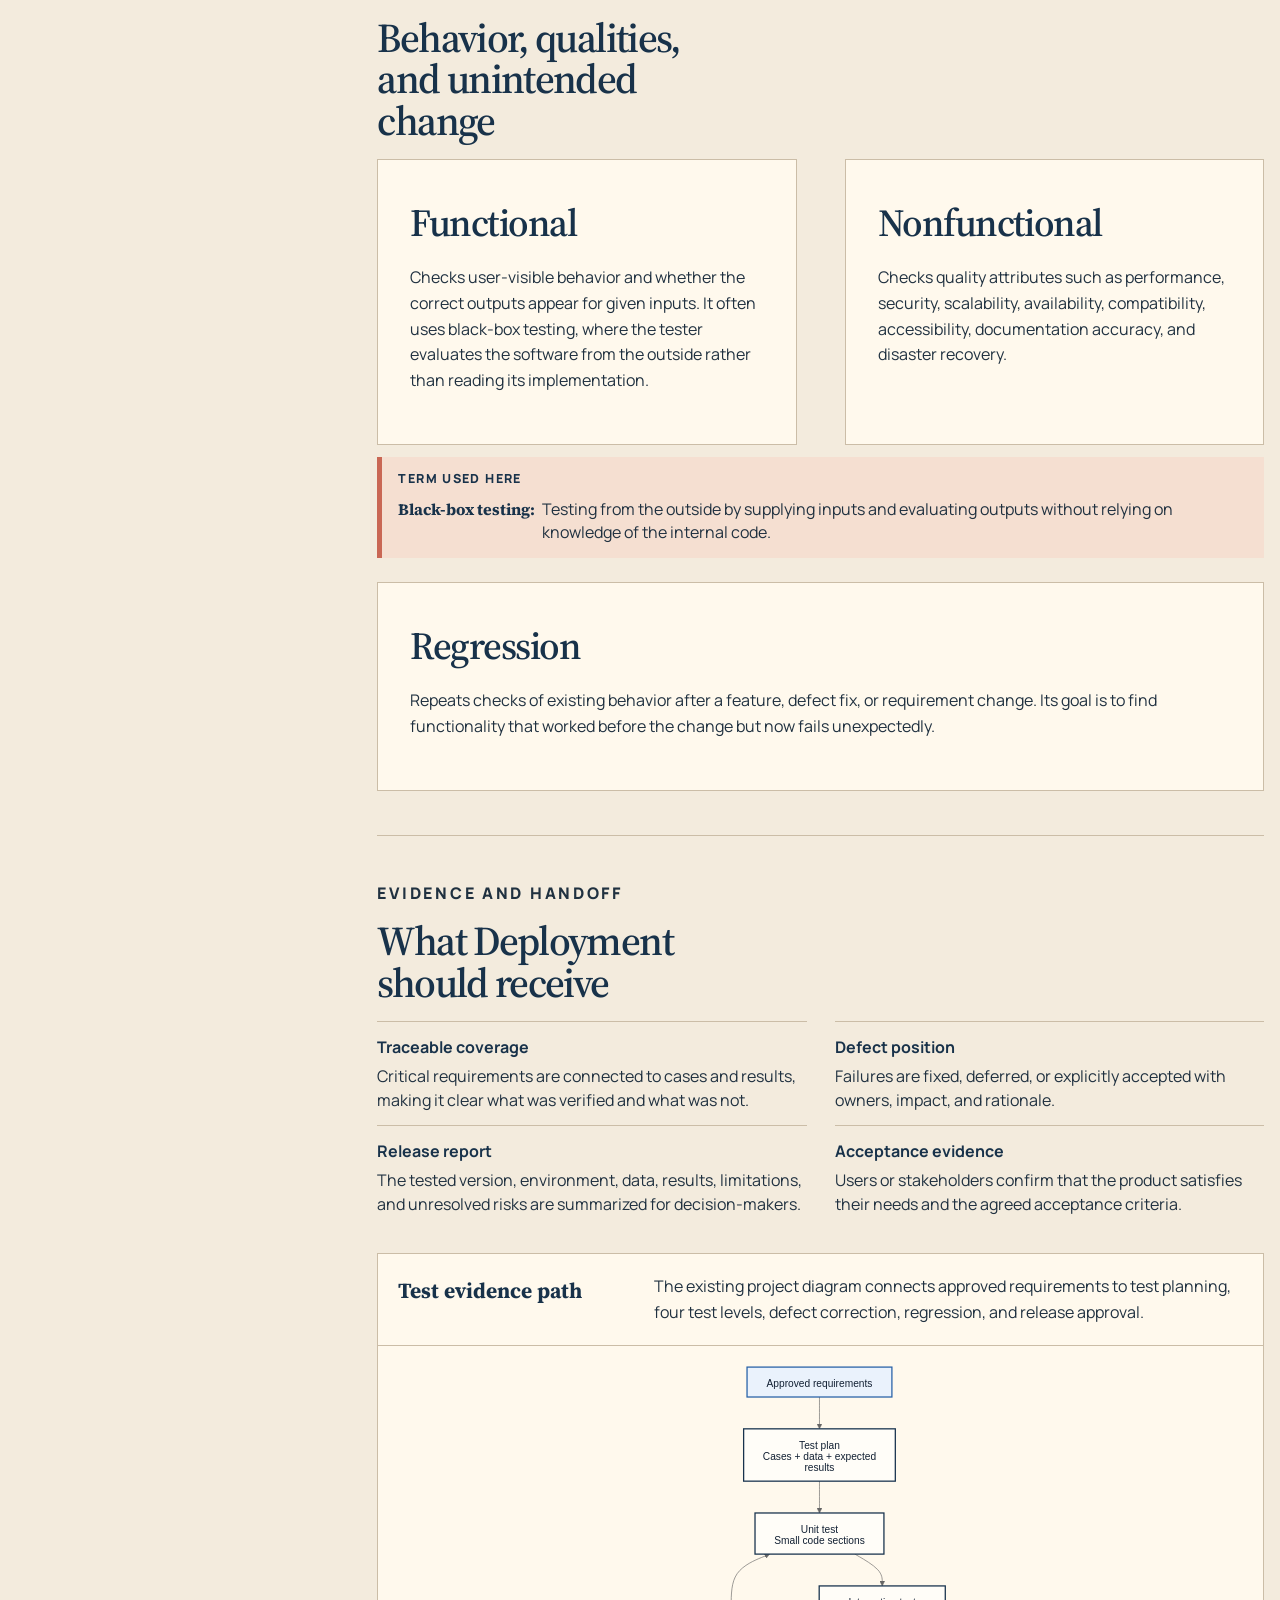
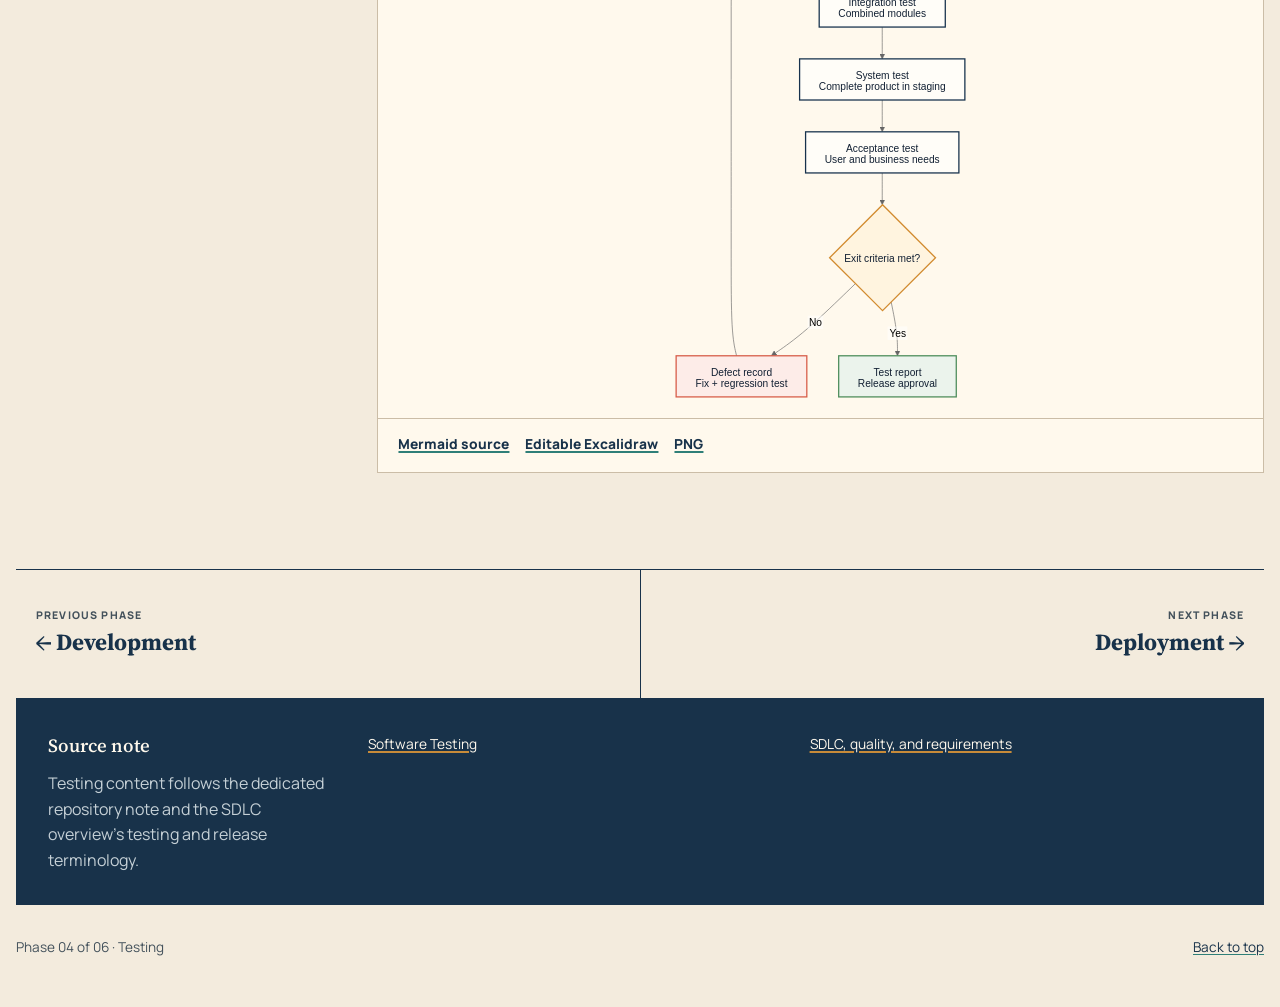
<file: phases/testing.html>
<!doctype html>
<html lang="en">
<head>
  <meta charset="utf-8"><meta name="viewport" content="width=device-width, initial-scale=1"><meta name="description" content="Testing phase of the SDLC: test cases, functional and nonfunctional checks, regression, and four test levels."><title>Testing · SDLC Field Guide</title>
  <link rel="preconnect" href="https://fonts.googleapis.com"><link rel="preconnect" href="https://fonts.gstatic.com" crossorigin><link href="https://fonts.googleapis.com/css2?family=Manrope:wght@400;600;700;800&family=Source+Serif+4:opsz,wght@8..60,500;8..60,600;8..60,700&display=swap" rel="stylesheet"><link rel="stylesheet" href="../assets/styles.css">
</head>
<body class="phase-page" data-phase="testing">
  <a class="skip-link" href="#main-content">Skip to content</a>
  <header class="site-header"><div class="nav-shell"><a class="brand" href="../index.html"><span class="brand-mark" aria-hidden="true">SL</span><span>SDLC Field Guide <small>Repository edition</small></span></a><button class="nav-toggle" type="button" aria-expanded="false" aria-controls="site-navigation" data-nav-toggle>Menu</button><nav class="site-nav" id="site-navigation" aria-label="Primary navigation" data-site-nav><a href="../index.html" data-nav-home>Overview</a><a href="planning.html" data-phase-link="planning">Planning</a><a href="design.html" data-phase-link="design">Design</a><a href="development.html" data-phase-link="development">Development</a><a href="testing.html" data-phase-link="testing">Testing</a><a href="deployment.html" data-phase-link="deployment">Deployment</a><a href="maintenance.html" data-phase-link="maintenance">Maintenance</a></nav></div></header>
  <main id="main-content" class="page-shell">
    <nav class="breadcrumb" aria-label="Breadcrumb"><a href="../index.html">SDLC overview</a><span aria-hidden="true">/</span><span>Testing</span></nav>
    <section class="phase-hero" aria-labelledby="phase-title"><div><p class="folio">Phase 04 · Verification and acceptance</p><h1 id="phase-title" data-pretext contenteditable="true" spellcheck="true">Testing</h1><p class="phase-summary" data-pretext contenteditable="true" spellcheck="true">Compare the System Under Test with its requirements, identify defects and gaps, and produce evidence that the release is ready for users and production.</p></div><aside class="phase-stamp" data-number="04"><strong>Question this phase answers</strong><p>Does the integrated product behave as required, meet its quality expectations, and satisfy the people who depend on it?</p></aside></section>
    <div class="phase-body">
      <aside class="phase-toc"><h2>On this page</h2><ol><li><a href="#glance">At a glance</a></li><li><a href="#workflow">Testing workflow</a></li><li><a href="#levels">Four test levels</a></li><li><a href="#types">Three test types</a></li><li><a href="#evidence">Evidence and exit</a></li><li><a href="#terms">Terminology</a></li></ol></aside>
      <div class="phase-content">
        <section class="content-section" id="glance"><p class="section-label">At a glance</p><h2>Testing turns requirements into observable evidence.</h2><p data-pretext data-pretext-inset="70" contenteditable="true" spellcheck="true">A test case states the steps, inputs, test data, and expected result for checking a behavior. Actual results are compared with that expectation. Failures become defects that are recorded, corrected, and retested.</p><div class="at-a-glance"><article class="glance-item"><small>Inputs</small><strong>A working build and expectations</strong><p>Approved requirements, acceptance criteria, design risks, release candidate, test environment, and test data.</p></article><article class="glance-item"><small>Core work</small><strong>Compare, record, retest</strong><p>Run tests, analyze failures, report defects, verify fixes, and assess remaining risk.</p></article><article class="glance-item"><small>Outputs</small><strong>Release evidence</strong><p>Test plan, cases, data, automated results, defect records, traceability matrix, report, and acceptance decision.</p></article></div></section>
        <section class="content-section" id="workflow"><p class="section-label">Testing workflow</p><h2>From requirement to release decision</h2><ol class="step-list"><li><div><strong>Define the System Under Test</strong><span>Name the application, feature, service, module, or complete system being evaluated and the exact version under test.</span></div></li><li><div><strong>Derive cases from requirements</strong><span>For each critical requirement, define the test steps, input, data, expected result, environment, and evidence to retain.</span></div></li><li><div><strong>Prepare the test environment</strong><span>Use controlled configuration and representative data. System testing commonly uses staging because it resembles production without exposing live users.</span></div></li><li><div><strong>Execute the appropriate levels and types</strong><span>Progress from isolated units to combined modules, the complete system, and stakeholder acceptance while also checking required quality attributes.</span></div></li><li><div><strong>Manage defects</strong><span>Record the failure, impact, steps to reproduce, evidence, owner, and status. After a fix, retest the defect and relevant existing behavior.</span></div></li><li><div><strong>Publish the decision</strong><span>Summarize passed and failed checks, unresolved risk, coverage limits, and stakeholder approval or rejection.</span></div></li></ol></section>
        <section class="content-section" id="levels"><p class="section-label">Testing levels</p><h2>Four scopes, from code to customer</h2><div class="table-wrap" tabindex="0" role="region" aria-label="Four testing levels"><table class="evidence-table"><thead><tr><th scope="col">Level</th><th scope="col">What it checks</th><th scope="col">Typical timing or owner</th></tr></thead><tbody><tr><td>Unit testing</td><td>A small, isolated function, class, or module.</td><td>Developers run it during Development before combination.</td></tr><tr><td>Integration testing</td><td>Communication between two or more modules, databases, services, or external devices.</td><td>After individual units pass; it targets failures created by combination.</td></tr><tr><td>System testing</td><td>The complete integrated product against specified functional and nonfunctional requirements.</td><td>After integration, usually in a staging environment similar to production.</td></tr><tr><td>Acceptance testing</td><td>Whether the system satisfies user needs, business processes, and stakeholder expectations.</td><td>Customers, users, or stakeholders use it to make the acceptance decision.</td></tr></tbody></table></div></section>
        <section class="content-section" id="types"><p class="section-label">Testing types</p><h2>Behavior, qualities, and unintended change</h2><div class="outside-grid"><article class="editorial-panel"><h3>Functional</h3><p>Checks user-visible behavior and whether the correct outputs appear for given inputs. It often uses black-box testing, where the tester evaluates the software from the outside rather than reading its implementation.</p></article><article class="editorial-panel"><h3>Nonfunctional</h3><p>Checks quality attributes such as performance, security, scalability, availability, compatibility, accessibility, documentation accuracy, and disaster recovery.</p></article></div><article class="editorial-panel" style="margin-top: 1.5rem;"><h3>Regression</h3><p>Repeats checks of existing behavior after a feature, defect fix, or requirement change. Its goal is to find functionality that worked before the change but now fails unexpectedly.</p></article></section>
        <section class="content-section" id="evidence"><p class="section-label">Evidence and handoff</p><h2>What Deployment should receive</h2><ul class="plain-list"><li><strong>Traceable coverage</strong><span>Critical requirements are connected to cases and results, making it clear what was verified and what was not.</span></li><li><strong>Defect position</strong><span>Failures are fixed, deferred, or explicitly accepted with owners, impact, and rationale.</span></li><li><strong>Release report</strong><span>The tested version, environment, data, results, limitations, and unresolved risks are summarized for decision-makers.</span></li><li><strong>Acceptance evidence</strong><span>Users or stakeholders confirm that the product satisfies their needs and the agreed acceptance criteria.</span></li></ul><div class="diagram-card"><div class="diagram-copy"><h3>Test evidence path</h3><p>The existing project diagram connects approved requirements to test planning, four test levels, defect correction, regression, and release approval.</p></div><img src="../diagrams/testing-evidence-flow.svg" alt="Testing flow from requirements through unit, integration, system, and acceptance testing to release approval"><div class="diagram-links"><a href="../diagrams/testing-evidence-flow.mmd">Mermaid source</a><a href="../diagrams/testing-evidence-flow.excalidraw">Editable Excalidraw</a><a href="../diagrams/testing-evidence-flow.png">PNG</a></div></div></section>
        <section class="content-section" id="terms"><p class="section-label">Plain-language terminology</p><h2>Terms used in Testing</h2><dl class="term-grid"><div class="term"><dt>System Under Test (SUT)</dt><dd>The application, service, feature, module, or complete system currently being evaluated.</dd></div><div class="term"><dt>Test case</dt><dd>A defined set of steps, inputs, data, and expected results used to check one behavior or condition.</dd></div><div class="term"><dt>Test data</dt><dd>The controlled values and records supplied to a test so its result can be evaluated.</dd></div><div class="term"><dt>Expected result</dt><dd>The behavior or output that should occur when a test is performed correctly.</dd></div><div class="term"><dt>Actual result</dt><dd>The behavior or output observed when the test is executed.</dd></div><div class="term"><dt>Defect</dt><dd>A recorded difference between required or expected behavior and observed behavior.</dd></div><div class="term"><dt>Black-box testing</dt><dd>Testing from the outside by supplying inputs and evaluating outputs without relying on knowledge of the internal code.</dd></div><div class="term"><dt>Functional testing</dt><dd>Testing what the software does and whether its features behave correctly.</dd></div><div class="term"><dt>Nonfunctional testing</dt><dd>Testing how well the software operates, including security, performance, scalability, availability, and compatibility.</dd></div><div class="term"><dt>Regression testing</dt><dd>Rechecking existing behavior after a change to find accidental breakage.</dd></div><div class="term"><dt>Staging</dt><dd>A pre-production environment configured to resemble production for final integrated validation.</dd></div><div class="term"><dt>Traceability matrix</dt><dd>A table connecting requirements to the cases and results that verify them.</dd></div><div class="term"><dt>UAT</dt><dd>User acceptance testing: formal evaluation by users or stakeholders to decide whether the system meets their needs.</dd></div><div class="term"><dt>Release candidate</dt><dd>A build considered ready for release if final testing and approval do not reveal a blocking problem.</dd></div></dl></section>
      </div>
    </div>
    <nav class="phase-pagination" aria-label="Phase navigation"><a href="development.html"><small>Previous phase</small><strong>← Development</strong></a><a href="deployment.html"><small>Next phase</small><strong>Deployment →</strong></a></nav>
    <section class="source-strip" aria-label="Source note"><div><h3>Source note</h3><p>Testing content follows the dedicated repository note and the SDLC overview’s testing and release terminology.</p></div><ul class="source-links"><li><a href="https://github.com/zhiyuan-95/Full-stack-Software-Developer/blob/main/Introduction%20to%20Software%20Engineering/The%20SDE%20lifecycle/Testing.md">Software Testing</a></li><li><a href="https://github.com/zhiyuan-95/Full-stack-Software-Developer/blob/main/Introduction%20to%20Software%20Engineering/The%20SDE%20lifecycle/Overview%20of%20Software%20Engineer.md">SDLC, quality, and requirements</a></li></ul></section>
  </main>
  <footer class="site-footer"><div class="footer-inner"><span>Phase 04 of 06 · Testing</span><a href="#main-content">Back to top</a></div></footer><script type="module" src="../assets/site.js?v=2"></script>
</body>
</html>
</file>
<file: assets/styles.css>
:root {
  color-scheme: light;
  --parchment: #f3ebdd;
  --ivory: #fff9ed;
  --beige: #dfd2bd;
  --ink: #203140;
  --muted: #43515b;
  --navy: #18324a;
  --blue: #4b6f8c;
  --teal: #2f7f78;
  --amber: #c78b39;
  --coral: #c96754;
  --green: #5f7f59;
  --purple: #75647f;
  --rule: #cbbda7;
  --paper-rule: rgba(24, 50, 74, 0.13);
  --serif: "Source Serif 4", Georgia, "Times New Roman", serif;
  --sans: "Manrope", "Segoe UI", sans-serif;
  --space-1: 0.25rem;
  --space-2: 0.5rem;
  --space-3: 0.75rem;
  --space-4: 1rem;
  --space-5: 1.5rem;
  --space-6: 2rem;
  --space-7: 3rem;
  --space-8: 4rem;
  --measure: 78rem;
}

* {
  box-sizing: border-box;
}

html {
  scroll-behavior: smooth;
}

body {
  margin: 0;
  color: var(--ink);
  background: var(--parchment);
  font-family: var(--sans);
  font-size: 1rem;
  line-height: 1.6;
  text-rendering: optimizeLegibility;
}

body::before {
  display: block;
  height: 0.35rem;
  background: var(--navy);
  content: "";
}

img,
svg {
  display: block;
  max-width: 100%;
}

a {
  color: var(--navy);
  text-decoration-color: var(--teal);
  text-decoration-thickness: 0.11em;
  text-underline-offset: 0.18em;
}

a:hover {
  color: var(--teal);
}

:focus-visible {
  outline: 3px solid var(--amber);
  outline-offset: 4px;
}

button,
input {
  font: inherit;
}

.skip-link {
  position: fixed;
  z-index: 100;
  top: 0.75rem;
  left: 0.75rem;
  padding: 0.75rem 1rem;
  color: var(--ivory);
  background: var(--navy);
  transform: translateY(-160%);
}

.skip-link:focus {
  transform: translateY(0);
}

.site-header {
  position: sticky;
  z-index: 30;
  top: 0;
  border-bottom: 1px solid var(--rule);
  background: rgba(243, 235, 221, 0.96);
}

.nav-shell {
  display: flex;
  width: min(var(--measure), calc(100% - 2rem));
  min-height: 4rem;
  margin: 0 auto;
  align-items: center;
  justify-content: space-between;
  gap: var(--space-5);
}

.brand {
  display: inline-flex;
  align-items: baseline;
  gap: 0.65rem;
  color: var(--navy);
  font-weight: 800;
  letter-spacing: -0.025em;
  text-decoration: none;
}

.brand-mark {
  display: inline-grid;
  width: 2rem;
  height: 2rem;
  border: 1px solid var(--navy);
  place-items: center;
  font-family: var(--serif);
  font-size: 0.88rem;
}

.brand small {
  color: var(--muted);
  font-size: 0.67rem;
  font-weight: 700;
  letter-spacing: 0.14em;
  text-transform: uppercase;
}

.brand > span:last-child {
  display: inline-flex;
  align-items: baseline;
  gap: 0.35rem;
}

.nav-toggle {
  display: none;
  border: 1px solid var(--navy);
  padding: 0.55rem 0.75rem;
  color: var(--navy);
  background: transparent;
  font-weight: 800;
}

.site-nav {
  display: flex;
  align-items: center;
  gap: 1.05rem;
}

.site-nav a {
  position: relative;
  padding: 0.35rem 0;
  color: var(--ink);
  font-size: 0.86rem;
  font-weight: 760;
  text-decoration: none;
}

.site-nav a::after {
  position: absolute;
  right: 0;
  bottom: 0;
  left: 0;
  height: 2px;
  background: var(--teal);
  content: "";
  transform: scaleX(0);
  transform-origin: left;
  transition: transform 160ms ease;
}

.site-nav a:hover::after,
.site-nav a[aria-current="page"]::after {
  transform: scaleX(1);
}

.page-shell {
  width: min(var(--measure), calc(100% - 2rem));
  margin: 0 auto;
}

.hero {
  display: grid;
  grid-template-columns: minmax(0, 1.35fr) minmax(17rem, 0.65fr);
  gap: clamp(2rem, 5vw, 4.5rem);
  align-items: end;
  padding: clamp(1.75rem, 3.5vw, 3rem) 0 clamp(1.75rem, 3vw, 2.5rem);
  border-bottom: 1px solid var(--rule);
}

.kicker,
.section-label,
.folio,
.eyebrow {
  margin: 0 0 0.9rem;
  color: var(--teal);
  font-size: 0.72rem;
  font-weight: 850;
  letter-spacing: 0.17em;
  text-transform: uppercase;
}

.hero h1,
.phase-hero h1,
.section-title,
.display-title {
  margin: 0;
  color: var(--navy);
  font-family: var(--serif);
  font-weight: 550;
  letter-spacing: -0.045em;
  line-height: 0.98;
}

.hero h1 {
  max-width: 13ch;
  font-size: clamp(3rem, 5vw, 4.8rem);
}

.hero-lede {
  max-width: 40rem;
  margin: 1.55rem 0 0;
  color: #4f5b63;
  font-family: var(--serif);
  font-size: clamp(1.1rem, 2.2vw, 1.5rem);
  line-height: 1.55;
}

[contenteditable="true"]:focus {
  outline: 2px dashed var(--coral);
  outline-offset: 0.35rem;
}

.hero-aside {
  padding: 1.5rem 0 0 1.4rem;
  border-left: 4px solid var(--amber);
}

.hero-aside strong {
  display: block;
  margin-bottom: 0.45rem;
  color: var(--navy);
  font-family: var(--serif);
  font-size: 1.4rem;
}

.hero-aside p {
  margin: 0;
  color: var(--muted);
  font-size: 1rem;
}

.section {
  padding: clamp(2.5rem, 5vw, 4.5rem) 0;
  border-bottom: 1px solid var(--rule);
}

.section-head {
  display: grid;
  grid-template-columns: minmax(0, 0.75fr) minmax(20rem, 1.25fr);
  gap: var(--space-6);
  align-items: end;
  margin-bottom: clamp(1.5rem, 3vw, 2.5rem);
}

.section-title {
  font-size: clamp(2.35rem, 4.2vw, 4rem);
}

.section-intro {
  max-width: 46rem;
  margin: 0;
  color: var(--ink);
  font-size: 1.02rem;
}

.lifecycle-frame {
  position: relative;
  padding: clamp(1.25rem, 2.5vw, 2rem);
  border: 1px solid var(--navy);
  background: var(--ivory);
}

.lifecycle-frame::before,
.lifecycle-frame::after {
  position: absolute;
  width: 3rem;
  height: 3rem;
  border-color: var(--coral);
  content: "";
  pointer-events: none;
}

.lifecycle-frame::before {
  top: -0.45rem;
  left: -0.45rem;
  border-top: 0.45rem solid var(--coral);
  border-left: 0.45rem solid var(--coral);
}

.lifecycle-frame::after {
  right: -0.45rem;
  bottom: -0.45rem;
  border-right: 0.45rem solid var(--coral);
  border-bottom: 0.45rem solid var(--coral);
}

.lifecycle-grid {
  display: grid;
  grid-template-columns: repeat(3, minmax(0, 1fr));
  grid-template-areas:
    "planning design development"
    "maintenance deployment testing";
  gap: 2.75rem 3.25rem;
  margin: 0;
  padding: 0;
  list-style: none;
}

.phase-card {
  position: relative;
  min-height: 0;
  background: transparent;
}

.phase-card:nth-child(1) { grid-area: planning; --phase: var(--blue); }
.phase-card:nth-child(2) { grid-area: design; --phase: var(--purple); }
.phase-card:nth-child(3) { grid-area: development; --phase: var(--amber); }
.phase-card:nth-child(4) { grid-area: testing; --phase: var(--coral); }
.phase-card:nth-child(5) { grid-area: deployment; --phase: var(--green); }
.phase-card:nth-child(6) { grid-area: maintenance; --phase: var(--teal); }

.phase-card a {
  display: flex;
  min-height: 10.5rem;
  padding: 1.15rem 1.25rem;
  flex-direction: column;
  color: var(--ink);
  border: 2px solid var(--navy);
  border-left: 0.55rem solid var(--phase);
  background: var(--ivory);
  text-decoration: none;
  transition: background-color 160ms ease, color 160ms ease, transform 160ms ease;
}

.phase-card a:hover,
.phase-card a:focus-visible {
  color: var(--ivory);
  background: var(--navy);
  transform: translateY(-0.18rem);
}

.phase-card::after {
  position: absolute;
  z-index: 2;
  color: var(--navy);
  font-family: var(--serif);
  font-size: 2.25rem;
  font-weight: 700;
  line-height: 1;
}

.phase-card:nth-child(1)::after,
.phase-card:nth-child(2)::after {
  top: 50%;
  right: -2.75rem;
  content: "→";
  transform: translateY(-50%);
}

.phase-card:nth-child(3)::after {
  right: 50%;
  bottom: -2.55rem;
  content: "↓";
  transform: translateX(50%);
}

.phase-card:nth-child(4)::after,
.phase-card:nth-child(5)::after {
  top: 50%;
  left: -2.75rem;
  content: "←";
  transform: translateY(-50%);
}

.phase-number {
  display: flex;
  align-items: center;
  justify-content: space-between;
  color: var(--phase);
  font-size: 0.7rem;
  font-weight: 850;
  letter-spacing: 0.14em;
  text-transform: uppercase;
}

.phase-number::after {
  color: currentColor;
  content: "↗";
  font-size: 1.1rem;
}

.phase-card h3 {
  margin: 0.7rem 0 0.35rem;
  font-family: var(--serif);
  font-size: clamp(1.7rem, 2.5vw, 2.2rem);
  font-weight: 570;
  letter-spacing: -0.035em;
  line-height: 1;
}

.phase-card p {
  margin: 0;
  color: var(--ink);
  font-size: 1rem;
  line-height: 1.48;
}

.phase-card a:hover p,
.phase-card a:focus-visible p {
  color: #dce5e9;
}

.loop-return {
  display: flex;
  margin-top: 1.35rem;
  align-items: center;
  gap: 0.85rem;
  color: var(--navy);
  font-size: 0.85rem;
  font-weight: 800;
  letter-spacing: 0.08em;
  text-transform: uppercase;
}

.loop-return::before {
  width: min(12rem, 25vw);
  height: 2px;
  background: currentColor;
  content: "";
}

.loop-return::after {
  color: var(--coral);
  content: "↺";
  font-size: 1.6rem;
  line-height: 1;
}

.outside-grid {
  display: grid;
  grid-template-columns: repeat(2, minmax(0, 1fr));
  gap: clamp(1.5rem, 4vw, 3rem);
}

.editorial-panel {
  position: relative;
  padding: clamp(1.35rem, 2.5vw, 2rem);
  border: 1px solid var(--rule);
  background: var(--ivory);
}

.editorial-panel.docs { border-top: 0.55rem solid var(--teal); }
.editorial-panel.methods { border-top: 0.55rem solid var(--amber); }

.editorial-panel h3 {
  margin: 0;
  color: var(--navy);
  font-family: var(--serif);
  font-size: clamp(1.85rem, 3vw, 2.7rem);
  font-weight: 560;
  letter-spacing: -0.04em;
}

.editorial-panel > p {
  margin: 0.75rem 0 1.15rem;
  color: var(--ink);
  font-size: 1rem;
}

.plain-list {
  display: grid;
  grid-template-columns: repeat(2, minmax(0, 1fr));
  gap: 0 1.75rem;
  margin: 0;
  padding: 0;
  list-style: none;
}

.plain-list li {
  display: block;
  padding: 0.8rem 0;
  border-top: 1px solid var(--rule);
}

.plain-list strong {
  display: block;
  color: var(--navy);
  font-size: 1rem;
}

.plain-list span {
  display: block;
  margin-top: 0.25rem;
  color: var(--ink);
  font-size: 1rem;
  line-height: 1.5;
}

.methodology-table,
.evidence-table {
  width: 100%;
  border-collapse: collapse;
  background: var(--ivory);
}

.table-wrap {
  overflow-x: auto;
  border: 1px solid var(--rule);
}

.methodology-table th,
.methodology-table td,
.evidence-table th,
.evidence-table td {
  padding: 0.95rem 1rem;
  border-bottom: 1px solid var(--rule);
  text-align: left;
  vertical-align: top;
  color: var(--ink);
  font-size: 0.98rem;
}

.methodology-table th,
.evidence-table th {
  color: var(--navy);
  background: #e8ddca;
  font-size: 0.77rem;
  letter-spacing: 0.11em;
  text-transform: uppercase;
}

.methodology-table tr:last-child td,
.evidence-table tr:last-child td {
  border-bottom: 0;
}

.methodology-table td:first-child,
.evidence-table td:first-child {
  color: var(--navy);
  font-weight: 800;
}

.glossary-tools {
  display: flex;
  margin-bottom: 1.5rem;
  align-items: center;
  justify-content: space-between;
  gap: 1rem;
}

.term-search {
  width: min(100%, 24rem);
  border: 0;
  border-bottom: 2px solid var(--navy);
  padding: 0.75rem 0.2rem;
  color: var(--ink);
  background: transparent;
}

.glossary-grid,
.term-grid {
  display: grid;
  grid-template-columns: repeat(3, minmax(0, 1fr));
  border-top: 1px solid var(--rule);
  border-left: 1px solid var(--rule);
}

.term {
  min-width: 0;
  padding: 1.15rem 1.2rem 1.3rem;
  border-right: 1px solid var(--rule);
  border-bottom: 1px solid var(--rule);
  background: rgba(255, 249, 237, 0.58);
}

.term[hidden] {
  display: none;
}

.term dt {
  color: var(--navy);
  font-family: var(--serif);
  font-size: 1.12rem;
  font-weight: 700;
}

.term dd {
  margin: 0.45rem 0 0;
  color: var(--ink);
  font-size: 1rem;
}

/* Terminology is kept near the first concept that uses it. The original
   definition sections remain as structured source data for site.js only. */
#glossary,
.content-section#terms {
  display: none;
}

.context-terms {
  margin: 0.8rem 0 1rem;
  padding: 0.75rem 1rem 0.85rem;
  border-left: 0.32rem solid var(--phase-color, var(--teal));
  background: color-mix(in srgb, var(--ivory) 82%, var(--phase-color, var(--teal)) 18%);
}

.context-terms-label {
  display: block;
  margin-bottom: 0.45rem;
  color: var(--navy);
  font-size: 0.78rem;
  font-weight: 850;
  letter-spacing: 0.11em;
  text-transform: uppercase;
}

.context-terms dl {
  display: flex;
  flex-wrap: wrap;
  gap: 0.45rem 1.4rem;
  margin: 0;
}

.context-term {
  display: flex;
  min-width: min(100%, 21rem);
  flex: 1 1 24rem;
  gap: 0.4rem;
  align-items: baseline;
}

.context-term dt {
  flex: 0 0 auto;
  color: var(--navy);
  font-family: var(--serif);
  font-size: 1rem;
  font-weight: 700;
}

.context-term dt::after {
  content: ":";
}

.context-term dd {
  margin: 0;
  color: var(--ink);
  font-size: 1rem;
  line-height: 1.45;
}

.source-strip {
  display: grid;
  grid-template-columns: 0.5fr 1.5fr;
  gap: 2rem;
  padding: 2rem;
  color: #dce5e9;
  background: var(--navy);
}

.source-strip h2,
.source-strip h3 {
  margin: 0;
  color: var(--ivory);
  font-family: var(--serif);
  font-weight: 560;
}

.source-strip p {
  margin: 0.6rem 0 0;
  color: #c5d0d6;
  font-size: 1rem;
}

.source-links {
  display: grid;
  grid-template-columns: repeat(2, minmax(0, 1fr));
  gap: 0.65rem 1.2rem;
  margin: 0;
  padding: 0;
  list-style: none;
}

.source-links a {
  color: var(--ivory);
  font-size: 0.86rem;
  text-decoration-color: var(--amber);
}

.site-footer {
  padding: 2rem 0 3rem;
}

.footer-inner {
  display: flex;
  width: min(var(--measure), calc(100% - 2rem));
  margin: 0 auto;
  justify-content: space-between;
  gap: 1.5rem;
  color: var(--muted);
  font-size: 0.85rem;
}

/* Phase pages */
.phase-page {
  --phase-color: var(--blue);
}

.phase-page[data-phase="design"] { --phase-color: var(--purple); }
.phase-page[data-phase="development"] { --phase-color: var(--amber); }
.phase-page[data-phase="testing"] { --phase-color: var(--coral); }
.phase-page[data-phase="deployment"] { --phase-color: var(--green); }
.phase-page[data-phase="maintenance"] { --phase-color: var(--teal); }

.breadcrumb {
  display: flex;
  flex-wrap: wrap;
  gap: 0.45rem;
  padding-top: 1.3rem;
  color: var(--muted);
  font-size: 0.86rem;
}

.breadcrumb a {
  color: var(--muted);
}

.phase-hero {
  display: grid;
  grid-template-columns: minmax(0, 1.25fr) minmax(18rem, 0.75fr);
  gap: clamp(2rem, 5vw, 4.5rem);
  align-items: end;
  padding: clamp(2rem, 4vw, 3.5rem) 0 clamp(1.75rem, 3.5vw, 3rem);
  border-bottom: 1px solid var(--rule);
}

.phase-hero h1 {
  font-size: clamp(3.4rem, 7vw, 6.5rem);
}

.phase-hero .folio {
  color: var(--phase-color);
}

.phase-summary {
  max-width: 44rem;
  margin: 1.25rem 0 0;
  color: var(--ink);
  font-family: var(--serif);
  font-size: clamp(1.15rem, 2vw, 1.45rem);
}

.phase-stamp {
  position: relative;
  min-height: 10.5rem;
  padding: 1.2rem;
  border: 1px solid var(--navy);
  border-top: 0.6rem solid var(--phase-color);
  background: var(--ivory);
}

.phase-stamp::after {
  position: absolute;
  right: 1rem;
  bottom: 0;
  color: color-mix(in srgb, var(--phase-color) 18%, transparent);
  content: attr(data-number);
  font-family: var(--serif);
  font-size: 6rem;
  font-weight: 700;
  line-height: 0.9;
}

.phase-stamp strong {
  display: block;
  color: var(--navy);
  font-family: var(--serif);
  font-size: 1.35rem;
}

.phase-stamp p {
  position: relative;
  z-index: 1;
  max-width: 18rem;
  margin: 0.65rem 0 0;
  color: var(--ink);
  font-size: 1rem;
}

.phase-body {
  display: grid;
  grid-template-columns: minmax(13rem, 0.35fr) minmax(0, 1fr);
  gap: clamp(2rem, 4vw, 3.5rem);
  padding: clamp(2rem, 4vw, 3.5rem) 0;
}

.phase-toc {
  align-self: start;
  position: sticky;
  top: 6.3rem;
  padding-top: 0.8rem;
  border-top: 4px solid var(--phase-color);
}

.phase-toc h2 {
  margin: 0 0 0.75rem;
  color: var(--navy);
  font-family: var(--serif);
  font-size: 1.1rem;
}

.phase-toc ol {
  display: grid;
  gap: 0.4rem;
  margin: 0;
  padding-left: 1.25rem;
}

.phase-toc a {
  color: var(--ink);
  font-size: 0.9rem;
}

.phase-content {
  min-width: 0;
}

.content-section {
  padding: 0 0 clamp(1.75rem, 3.5vw, 3rem);
}

.content-section + .content-section {
  padding-top: clamp(1.75rem, 3.5vw, 3rem);
  border-top: 1px solid var(--rule);
}

.content-section h2 {
  max-width: 16ch;
  margin: 0 0 1rem;
  color: var(--navy);
  font-family: var(--serif);
  font-size: clamp(1.9rem, 3.2vw, 2.8rem);
  font-weight: 560;
  letter-spacing: -0.04em;
  line-height: 1.02;
}

.content-section > p,
.content-section .prose > p {
  max-width: 48rem;
  color: var(--ink);
  font-size: 1rem;
}

.drop-cap::first-letter {
  float: left;
  margin: 0.08em 0.12em 0 0;
  color: var(--phase-color);
  font-family: var(--serif);
  font-size: 4.2em;
  font-weight: 650;
  line-height: 0.78;
}

.at-a-glance {
  display: grid;
  grid-template-columns: repeat(3, minmax(0, 1fr));
  border-top: 1px solid var(--navy);
  border-left: 1px solid var(--navy);
}

.glance-item {
  min-height: 9.5rem;
  padding: 1rem;
  border-right: 1px solid var(--navy);
  border-bottom: 1px solid var(--navy);
  background: var(--ivory);
}

.glance-item small {
  display: block;
  margin-bottom: 0.8rem;
  color: var(--phase-color);
  font-size: 0.76rem;
  font-weight: 850;
  letter-spacing: 0.13em;
  text-transform: uppercase;
}

.glance-item strong {
  color: var(--navy);
  font-family: var(--serif);
  font-size: 1.2rem;
}

.glance-item p {
  margin: 0.55rem 0 0;
  color: var(--ink);
  font-size: 0.98rem;
}

.step-list {
  margin: 0;
  padding: 0;
  counter-reset: phase-step;
  list-style: none;
}

.step-list li {
  display: grid;
  grid-template-columns: 3.2rem 1fr;
  gap: 1rem;
  padding: 0.95rem 0;
  border-top: 1px solid var(--rule);
  counter-increment: phase-step;
}

.step-list li::before {
  color: var(--phase-color);
  content: counter(phase-step, decimal-leading-zero);
  font-family: var(--serif);
  font-size: 1.45rem;
  font-weight: 700;
}

.step-list strong {
  display: block;
  color: var(--navy);
  font-family: var(--serif);
  font-size: 1.13rem;
}

.step-list span {
  display: block;
  margin-top: 0.3rem;
  color: var(--ink);
  font-size: 1rem;
}

.callout {
  margin: 1.25rem 0 0;
  padding: 1.15rem 1.35rem;
  border-left: 0.35rem solid var(--phase-color);
  color: var(--ink);
  background: rgba(255, 249, 237, 0.62);
  font-size: 1rem;
}

.callout strong {
  color: var(--navy);
}

.diagram-card {
  margin-top: 1.5rem;
  border: 1px solid var(--rule);
  background: var(--ivory);
}

.diagram-copy {
  display: grid;
  grid-template-columns: 0.55fr 1.45fr;
  gap: 2rem;
  padding: 1.25rem;
  border-bottom: 1px solid var(--rule);
}

.diagram-copy h3 {
  margin: 0;
  color: var(--navy);
  font-family: var(--serif);
  font-size: 1.35rem;
}

.diagram-copy p {
  margin: 0;
  color: var(--ink);
  font-size: 1rem;
}

.diagram-card img {
  width: 100%;
  max-height: 42rem;
  padding: 1rem;
  object-fit: contain;
}

.diagram-links {
  display: flex;
  flex-wrap: wrap;
  gap: 1rem;
  padding: 0.85rem 1.25rem 1.1rem;
  border-top: 1px solid var(--rule);
}

.diagram-links a {
  font-size: 0.86rem;
  font-weight: 780;
}

.phase-pagination {
  display: grid;
  grid-template-columns: repeat(2, minmax(0, 1fr));
  border-top: 1px solid var(--navy);
  border-bottom: 1px solid var(--navy);
}

.phase-pagination a {
  display: flex;
  min-height: 8rem;
  padding: 1.25rem;
  flex-direction: column;
  justify-content: center;
  color: var(--ink);
  text-decoration: none;
}

.phase-pagination a + a {
  border-left: 1px solid var(--navy);
  text-align: right;
}

.phase-pagination small {
  color: var(--muted);
  font-size: 0.66rem;
  font-weight: 800;
  letter-spacing: 0.11em;
  text-transform: uppercase;
}

.phase-pagination strong {
  color: var(--navy);
  font-family: var(--serif);
  font-size: 1.45rem;
}

.phase-pagination a:hover,
.phase-pagination a:focus-visible {
  color: var(--ivory);
  background: var(--navy);
}

.phase-pagination a:hover strong,
.phase-pagination a:hover small,
.phase-pagination a:focus-visible strong,
.phase-pagination a:focus-visible small {
  color: inherit;
}

@media (min-width: 1440px) {
  :root { --measure: 82rem; }
}

@media (max-width: 1024px) {
  .site-nav { gap: 0.72rem; }
  .site-nav a { font-size: 0.72rem; }
  .hero,
  .phase-hero { gap: 3rem; }
  .phase-body { grid-template-columns: 11rem minmax(0, 1fr); gap: 3rem; }
  .glossary-grid,
  .term-grid { grid-template-columns: repeat(2, minmax(0, 1fr)); }
}

@media (max-width: 768px) {
  .nav-shell { min-height: 4rem; flex-wrap: wrap; }
  .nav-toggle { display: inline-block; }
  .site-nav {
    display: none;
    width: 100%;
    padding: 0.5rem 0 1rem;
    flex-wrap: wrap;
  }
  .site-nav.is-open { display: flex; }
  .hero,
  .phase-hero,
  .section-head,
  .outside-grid,
  .source-strip,
  .phase-body,
  .diagram-copy { grid-template-columns: 1fr; }
  .hero { align-items: start; }
  .hero h1 { font-size: clamp(3rem, 10vw, 4.5rem); }
  .lifecycle-grid {
    grid-template-columns: repeat(2, minmax(0, 1fr));
    grid-template-areas:
      "planning design"
      "testing development"
      "deployment maintenance";
    gap: 2.5rem 3rem;
  }
  .phase-card,
  .phase-card a { min-height: 0; }
  .phase-card:nth-child(1)::after,
  .phase-card:nth-child(5)::after {
    top: 50%;
    right: -2.7rem;
    bottom: auto;
    left: auto;
    content: "→";
    transform: translateY(-50%);
  }
  .phase-card:nth-child(2)::after,
  .phase-card:nth-child(4)::after {
    top: auto;
    right: 50%;
    bottom: -2.25rem;
    left: auto;
    content: "↓";
    transform: translateX(50%);
  }
  .phase-card:nth-child(3)::after {
    top: 50%;
    right: auto;
    bottom: auto;
    left: -2.7rem;
    content: "←";
    transform: translateY(-50%);
  }
  .phase-card:last-child::after { content: none; }
  .phase-toc { position: static; }
  .phase-toc ol { grid-template-columns: repeat(2, minmax(0, 1fr)); }
  .at-a-glance { grid-template-columns: 1fr; }
  .glance-item { min-height: auto; }
  .source-links { grid-template-columns: 1fr; }
}

@media (max-width: 520px) {
  .brand small { display: none; }
  .lifecycle-grid {
    grid-template-columns: 1fr;
    grid-template-areas: "planning" "design" "development" "testing" "deployment" "maintenance";
    gap: 2.5rem;
  }
  .phase-card::after,
  .phase-card:nth-child(1)::after,
  .phase-card:nth-child(2)::after,
  .phase-card:nth-child(3)::after,
  .phase-card:nth-child(4)::after,
  .phase-card:nth-child(5)::after {
    top: auto;
    right: 50%;
    bottom: -2.25rem;
    left: auto;
    content: "↓";
    transform: translateX(50%);
  }
  .phase-card:last-child::after { content: none; }
  .glossary-grid,
  .term-grid { grid-template-columns: 1fr; }
  .plain-list { grid-template-columns: 1fr; }
  .context-term { display: block; }
  .context-term dd { margin-top: 0.15rem; }
  .phase-pagination { grid-template-columns: 1fr; }
  .phase-pagination a + a { border-top: 1px solid var(--navy); border-left: 0; text-align: left; }
  .footer-inner { flex-direction: column; }
}

@media (max-width: 375px) {
  .page-shell,
  .nav-shell,
  .footer-inner { width: min(100% - 1.2rem, var(--measure)); }
  .hero h1,
  .phase-hero h1 { font-size: 3rem; }
  .editorial-panel { padding: 1.25rem; }
  .phase-toc ol { grid-template-columns: 1fr; }
  .step-list li { grid-template-columns: 2.45rem 1fr; }
}

@media (prefers-color-scheme: dark) {
  :root {
    color-scheme: dark;
    --parchment: #132532;
    --ivory: #1b2f3d;
    --beige: #314654;
    --ink: #f3ebdd;
    --muted: #bcc5c8;
    --navy: #f1e3cb;
    --blue: #86abc6;
    --teal: #71b8ad;
    --amber: #e0ad60;
    --coral: #df8c78;
    --green: #98b592;
    --purple: #b5a2bf;
    --rule: #4b5f69;
  }
  .site-header { background: rgba(19, 37, 50, 0.96); }
  .hero-lede { color: #d3dcdf; }
  .methodology-table th,
  .evidence-table th { background: #263f4e; }
  .source-strip { color: var(--ink); background: #0d1e2a; }
  .source-strip p { color: #c3d0d5; }
  .phase-stamp::after { opacity: 0.45; }
}

@media (prefers-reduced-motion: reduce) {
  html { scroll-behavior: auto; }
  *,
  *::before,
  *::after { transition-duration: 0.01ms !important; animation-duration: 0.01ms !important; }
}

@media print {
  .site-header,
  .nav-toggle,
  .glossary-tools,
  .phase-toc,
  .phase-pagination { display: none !important; }
  body { color: #111; background: #fff; }
  .page-shell { width: 100%; }
  .section,
  .content-section { break-inside: avoid; }
  a { color: inherit; text-decoration: none; }
}
</file>
